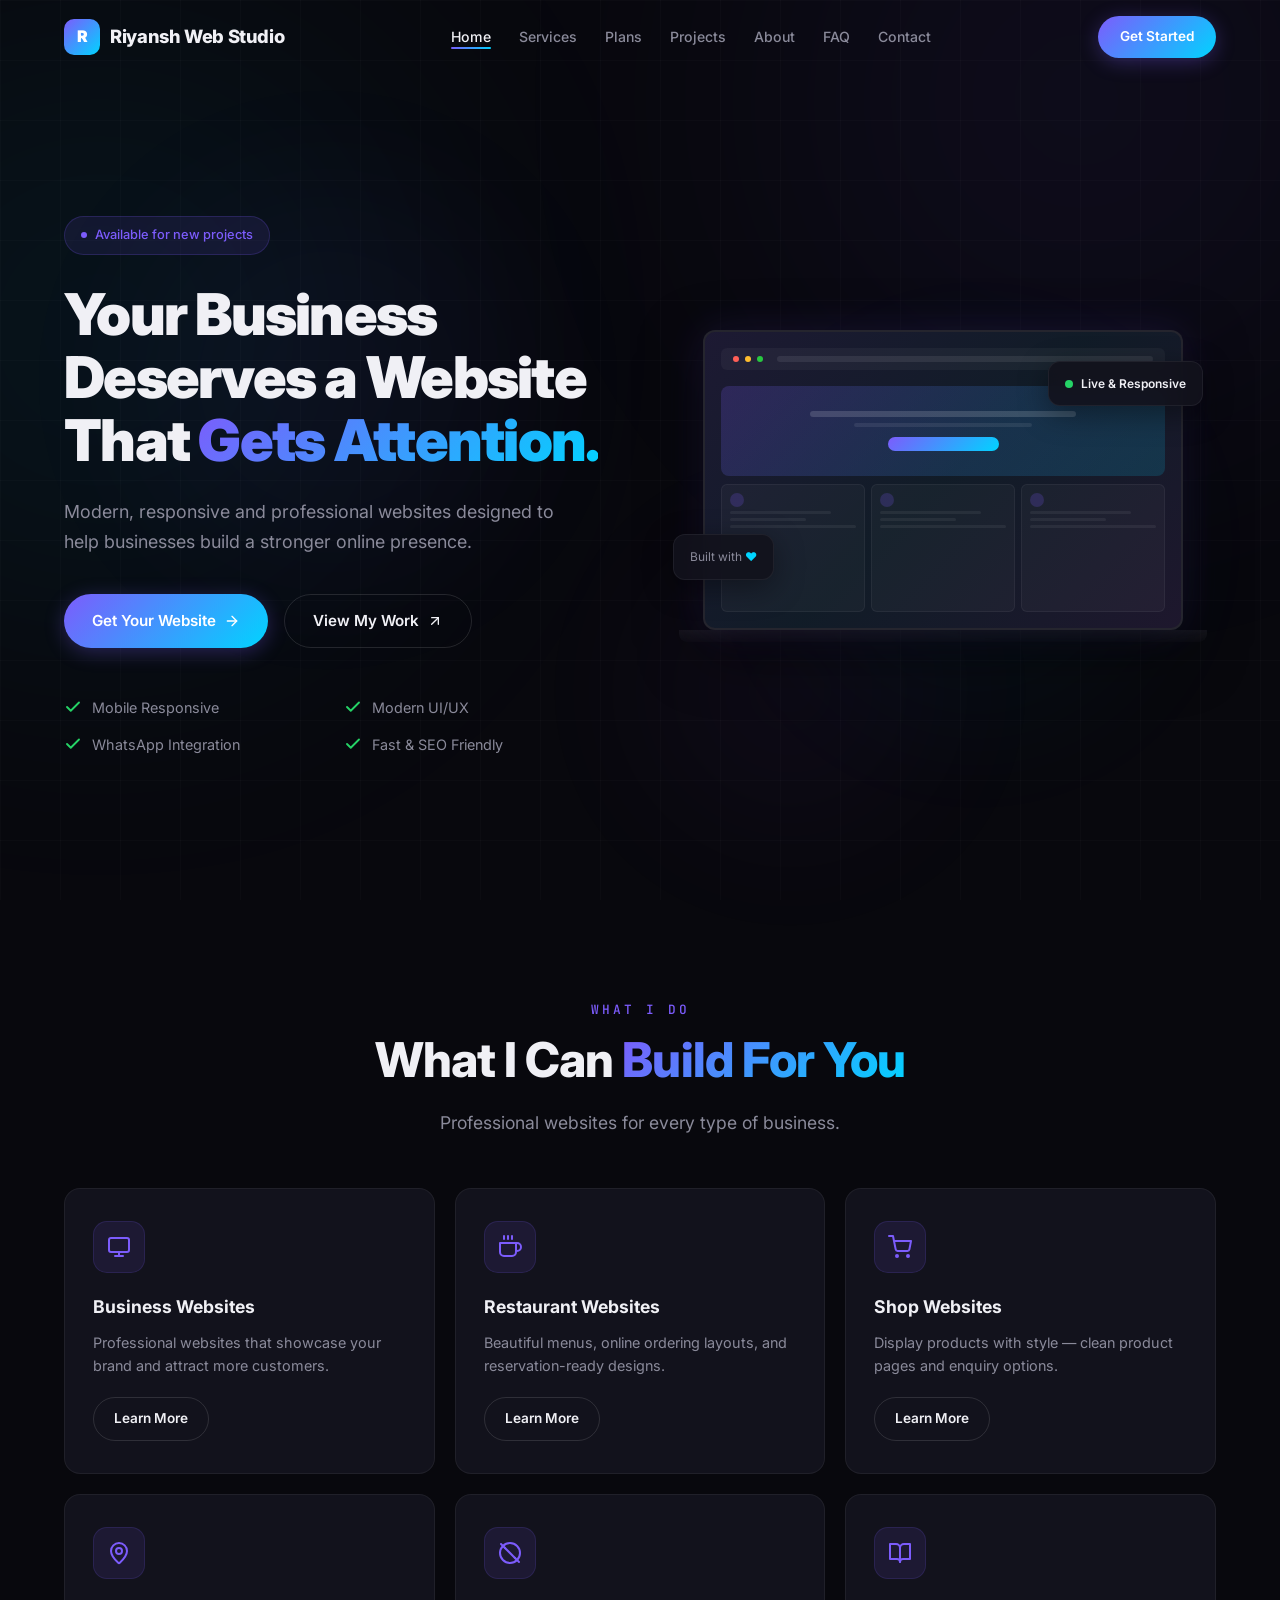
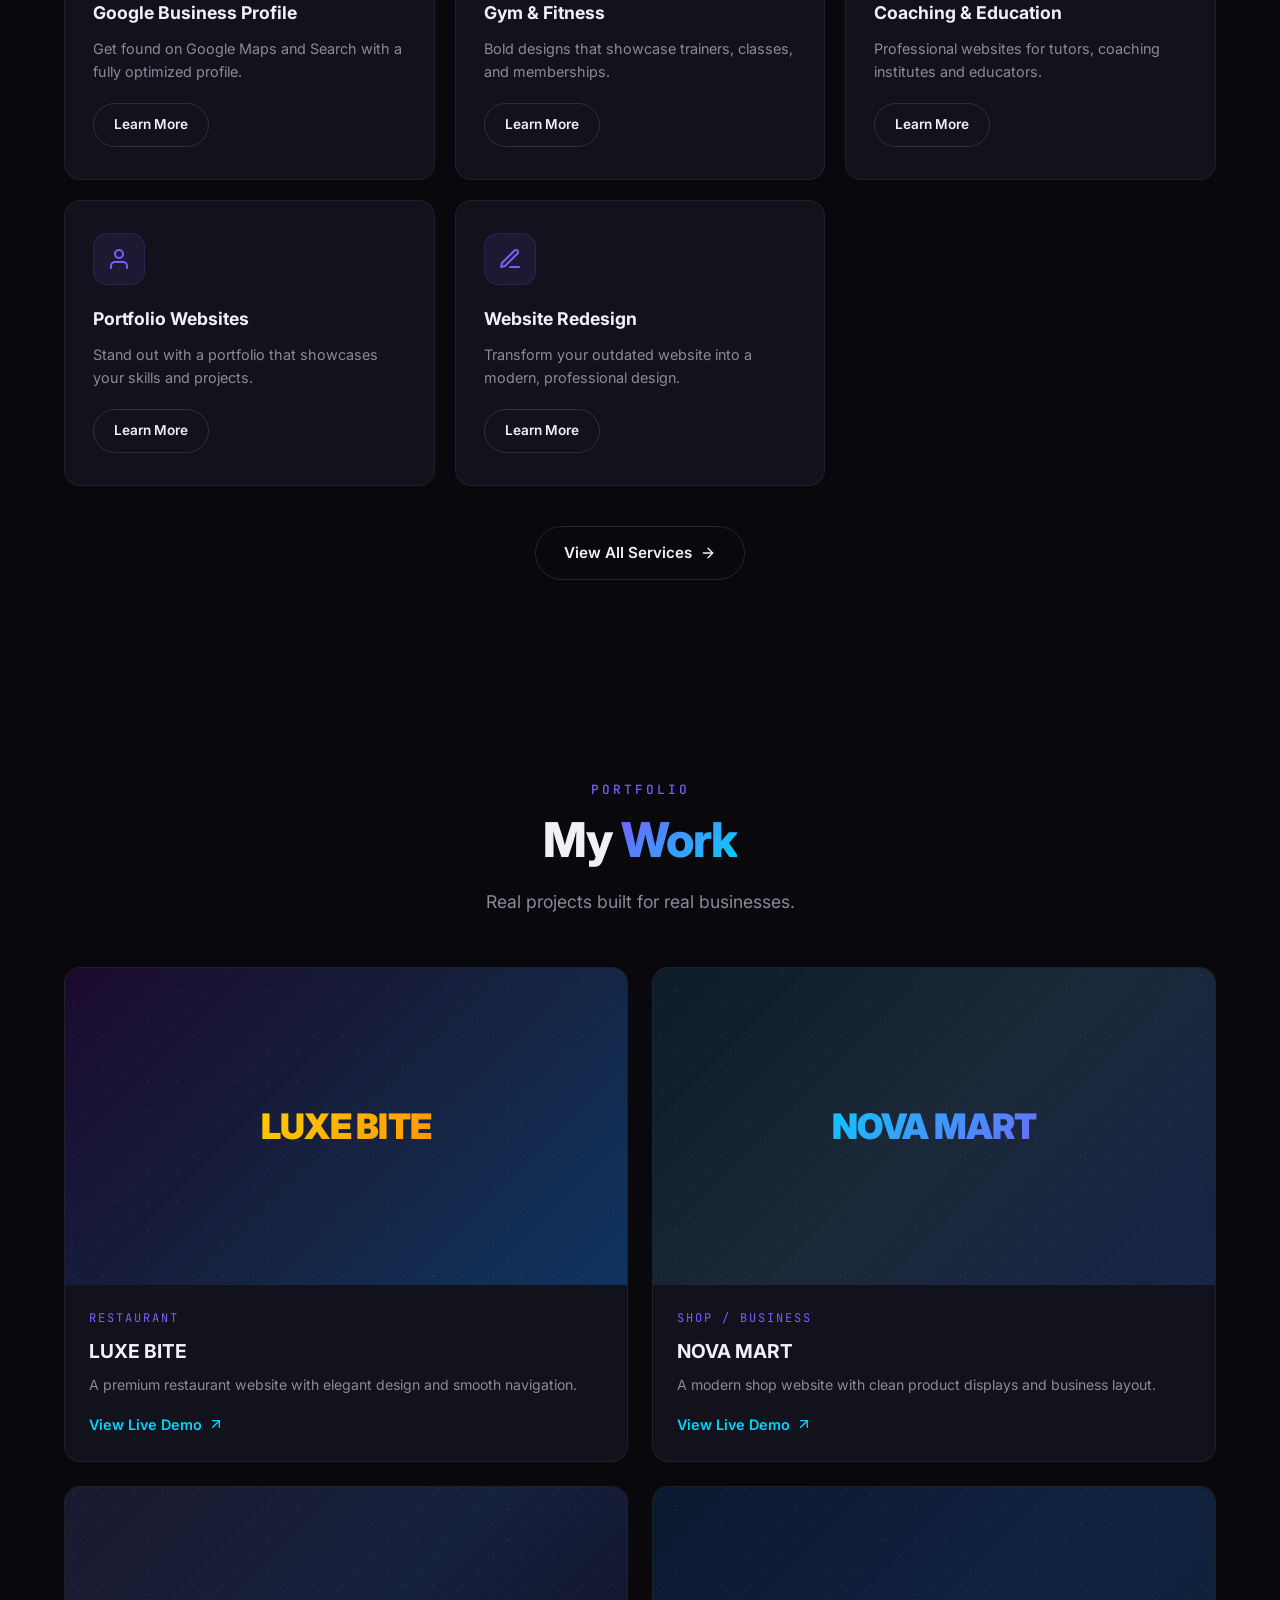
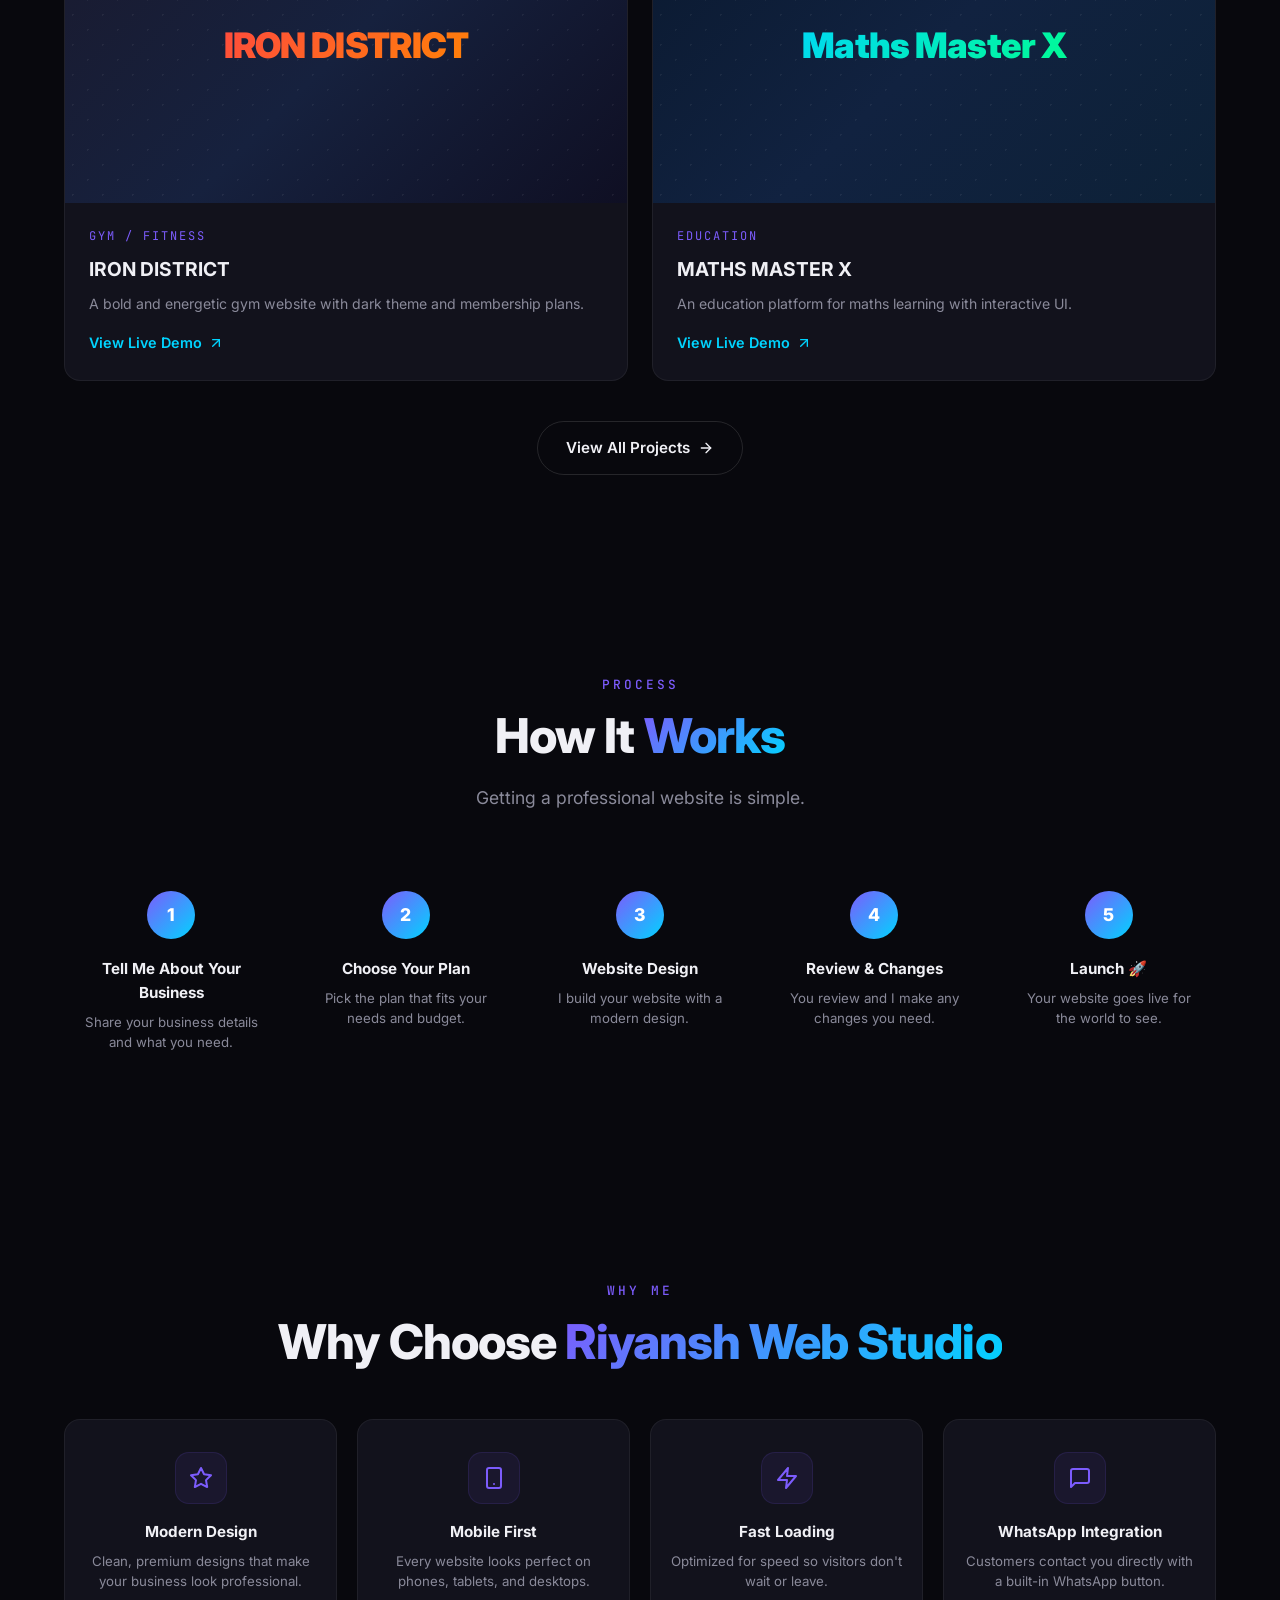
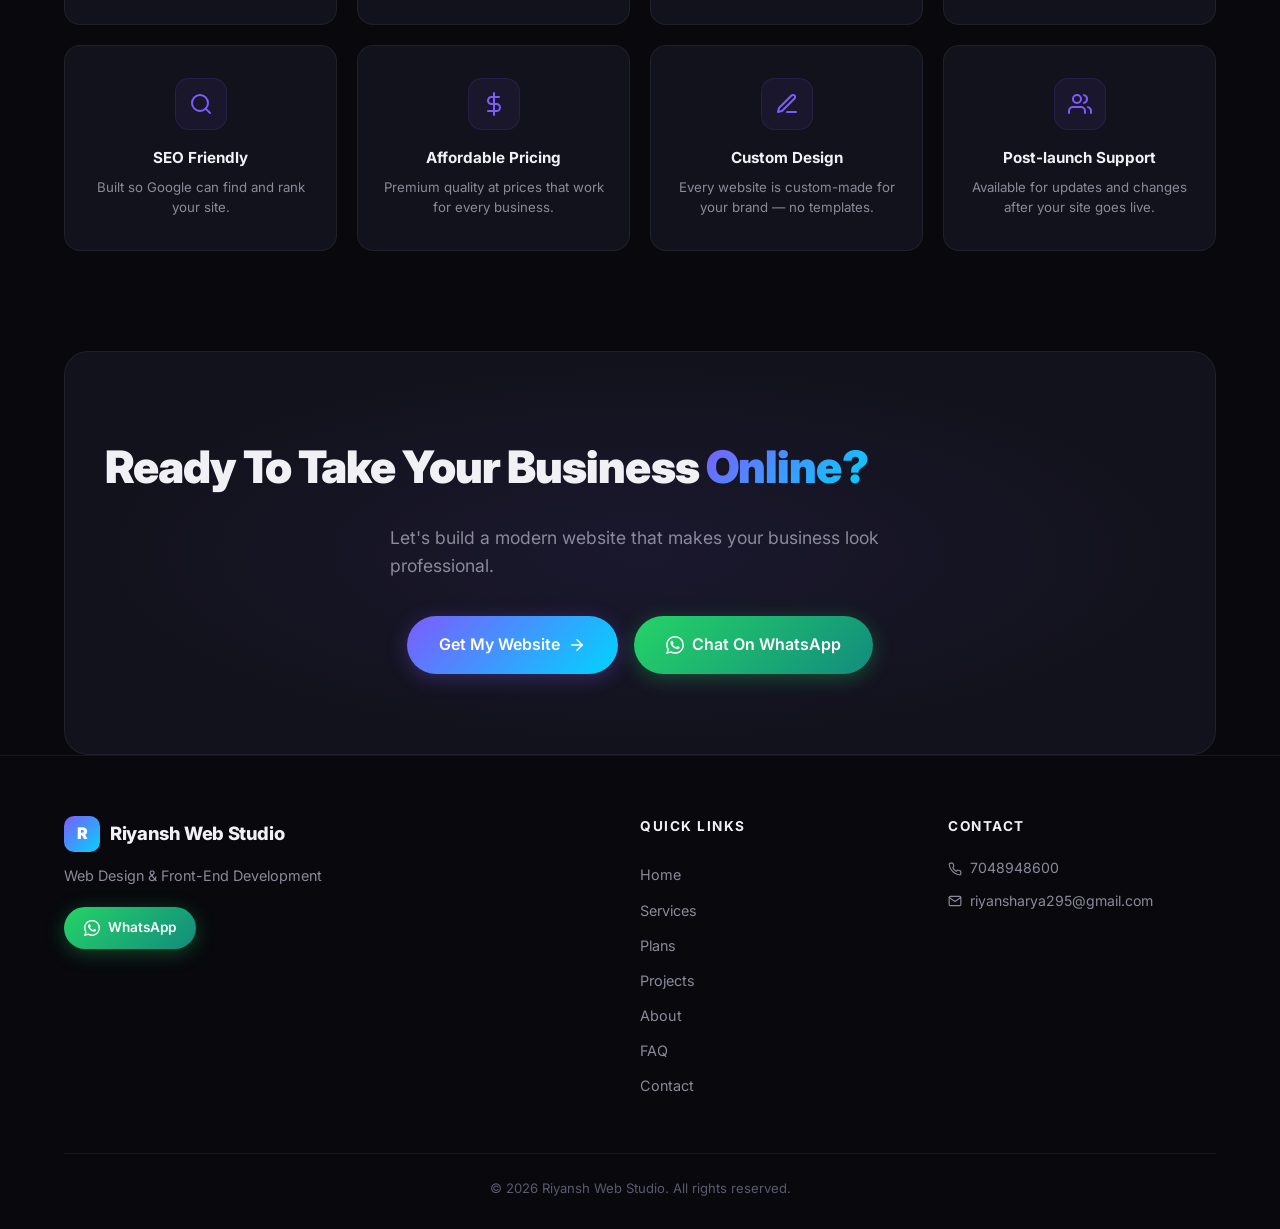
<file: index.html>
<!DOCTYPE html>
<html lang="en">
<head>
    <meta charset="UTF-8">
    <meta name="viewport" content="width=device-width, initial-scale=1.0">
    <title>Riyansh Web Studio | Professional Websites for Businesses</title>
    <meta name="description" content="Riyansh Web Studio builds modern, responsive and professional websites for businesses. Affordable plans starting at ₹249. Get your website today.">
    <link rel="preconnect" href="https://fonts.googleapis.com">
    <link rel="preconnect" href="https://fonts.gstatic.com" crossorigin>
    <link href="https://fonts.googleapis.com/css2?family=Inter:wght@300;400;500;600;700;800;900&family=JetBrains+Mono:wght@400;500&display=swap" rel="stylesheet">
    <link rel="stylesheet" href="css/style.css">
</head>
<body>
    <!-- Scroll Progress -->
    <div class="scroll-progress"></div>
    <!-- Page Loader -->
    <div class="page-loader"><div class="loader-spinner"></div></div>

    <!-- Background Effects -->
    <div class="bg-grid"></div>
    <div class="bg-glow bg-glow-1"></div>
    <div class="bg-glow bg-glow-2"></div>
    <div class="bg-orb bg-orb-1"></div>
    <div class="bg-orb bg-orb-2"></div>
    <div class="bg-orb bg-orb-3"></div>

    <!-- Navbar -->
    <nav class="navbar">
        <div class="container">
            <a href="index.html" class="nav-logo">
                <div class="nav-logo-icon">R</div>
                <span>Riyansh Web Studio</span>
            </a>
            <ul class="nav-links">
                <li><a href="index.html" class="active">Home</a></li>
                <li><a href="services.html">Services</a></li>
                <li><a href="plans.html">Plans</a></li>
                <li><a href="projects.html">Projects</a></li>
                <li><a href="about.html">About</a></li>
                <li><a href="faq.html">FAQ</a></li>
                <li><a href="contact.html">Contact</a></li>
            </ul>
            <div class="nav-actions">
                <a href="https://wa.me/917048948600?text=Hi%20Riyansh%2C%20I%27m%20interested%20in%20your%20web%20development%20services." target="_blank" class="btn btn-primary nav-btn nav-btn-desktop">Get Started</a>
                <button class="nav-toggle" aria-label="Menu">
                    <span></span><span></span><span></span>
                </button>
            </div>
        </div>
    </nav>

    <!-- Mobile Nav -->
    <div class="mobile-nav">
        <a href="index.html" class="active">Home</a>
        <a href="services.html">Services</a>
        <a href="plans.html">Plans</a>
        <a href="projects.html">Projects</a>
        <a href="about.html">About</a>
        <a href="faq.html">FAQ</a>
        <a href="contact.html">Contact</a>
        <a href="https://wa.me/917048948600?text=Hi%20Riyansh%2C%20I%27m%20interested%20in%20your%20web%20development%20services." target="_blank" class="btn btn-primary">Get Started</a>
    </div>

    <!-- Hero -->
    <section class="hero" id="home">
        <div class="container">
            <div class="hero-content">
                <div class="hero-badge">
                    <span class="hero-badge-dot"></span>
                    Available for new projects
                </div>
                <h1 class="hero-title">
                    Your Business Deserves a Website That <span class="gradient-text">Gets Attention.</span>
                </h1>
                <p class="hero-desc">
                    Modern, responsive and professional websites designed to help businesses build a stronger online presence.
                </p>
                <div class="hero-buttons">
                    <a href="https://wa.me/917048948600?text=Hi%20Riyansh%2C%20I%27m%20interested%20in%20getting%20a%20website%20for%20my%20business." target="_blank" class="btn btn-primary">
                        Get Your Website
                        <svg width="16" height="16" viewBox="0 0 24 24" fill="none" stroke="currentColor" stroke-width="2" stroke-linecap="round" stroke-linejoin="round"><line x1="5" y1="12" x2="19" y2="12"/><polyline points="12 5 19 12 12 19"/></svg>
                    </a>
                    <a href="projects.html" class="btn btn-secondary">
                        View My Work
                        <svg width="16" height="16" viewBox="0 0 24 24" fill="none" stroke="currentColor" stroke-width="2" stroke-linecap="round" stroke-linejoin="round"><line x1="7" y1="17" x2="17" y2="7"/><polyline points="7 7 17 7 17 17"/></svg>
                    </a>
                </div>
                <div class="hero-features">
                    <div class="hero-feature">
                        <svg viewBox="0 0 24 24" fill="none" stroke="currentColor" stroke-width="2.5" stroke-linecap="round" stroke-linejoin="round"><polyline points="20 6 9 17 4 12"/></svg>
                        Mobile Responsive
                    </div>
                    <div class="hero-feature">
                        <svg viewBox="0 0 24 24" fill="none" stroke="currentColor" stroke-width="2.5" stroke-linecap="round" stroke-linejoin="round"><polyline points="20 6 9 17 4 12"/></svg>
                        Modern UI/UX
                    </div>
                    <div class="hero-feature">
                        <svg viewBox="0 0 24 24" fill="none" stroke="currentColor" stroke-width="2.5" stroke-linecap="round" stroke-linejoin="round"><polyline points="20 6 9 17 4 12"/></svg>
                        WhatsApp Integration
                    </div>
                    <div class="hero-feature">
                        <svg viewBox="0 0 24 24" fill="none" stroke="currentColor" stroke-width="2.5" stroke-linecap="round" stroke-linejoin="round"><polyline points="20 6 9 17 4 12"/></svg>
                        Fast &amp; SEO Friendly
                    </div>
                </div>
            </div>
            <div class="hero-visual">
                <div class="mockup-wrapper">
                    <div class="mockup-laptop">
                        <div class="mockup-laptop-screen">
                            <div class="mockup-screen-content">
                                <div class="mockup-nav-bar">
                                    <span class="mockup-nav-dot"></span>
                                    <span class="mockup-nav-dot"></span>
                                    <span class="mockup-nav-dot"></span>
                                    <span class="mockup-nav-url"></span>
                                </div>
                                <div class="mockup-body">
                                    <div class="mockup-hero-block">
                                        <div class="mockup-hero-line"></div>
                                        <div class="mockup-hero-line"></div>
                                        <div class="mockup-hero-line"></div>
                                    </div>
                                    <div class="mockup-cards-row">
                                        <div class="mockup-mini-card">
                                            <div class="mockup-mini-card-circle"></div>
                                            <div class="mockup-mini-card-line"></div>
                                            <div class="mockup-mini-card-line"></div>
                                            <div class="mockup-mini-card-line"></div>
                                        </div>
                                        <div class="mockup-mini-card">
                                            <div class="mockup-mini-card-circle"></div>
                                            <div class="mockup-mini-card-line"></div>
                                            <div class="mockup-mini-card-line"></div>
                                            <div class="mockup-mini-card-line"></div>
                                        </div>
                                        <div class="mockup-mini-card">
                                            <div class="mockup-mini-card-circle"></div>
                                            <div class="mockup-mini-card-line"></div>
                                            <div class="mockup-mini-card-line"></div>
                                            <div class="mockup-mini-card-line"></div>
                                        </div>
                                    </div>
                                </div>
                            </div>
                        </div>
                        <div class="mockup-laptop-base"></div>
                    </div>
                    <div class="hero-float hero-float-1">
                        <span class="dot"></span>
                        Live &amp; Responsive
                    </div>
                    <div class="hero-float hero-float-2">
                        Built with <span>♥</span>
                    </div>
                </div>
            </div>
        </div>
    </section>

    <!-- Services Preview -->
    <section class="section" id="services-preview">
        <div class="container">
            <div class="reveal text-center">
                <span class="section-label">What I Do</span>
                <h2 class="section-title">What I Can <span class="gradient-text">Build For You</span></h2>
                <p class="section-subtitle" style="margin: 0 auto;">Professional websites for every type of business.</p>
            </div>
            <div class="services-grid">
                <div class="service-card reveal">
                    <div class="service-icon"><svg width="24" height="24" viewBox="0 0 24 24" fill="none" stroke="#7c5cfc" stroke-width="2" stroke-linecap="round" stroke-linejoin="round"><rect x="2" y="3" width="20" height="14" rx="2" ry="2"/><line x1="8" y1="21" x2="16" y2="21"/><line x1="12" y1="17" x2="12" y2="21"/></svg></div>
                    <h3 class="service-card-title">Business Websites</h3>
                    <p class="service-card-desc">Professional websites that showcase your brand and attract more customers.</p>
                    <a href="services.html" class="btn btn-secondary">Learn More</a>
                </div>
                <div class="service-card reveal">
                    <div class="service-icon"><svg width="24" height="24" viewBox="0 0 24 24" fill="none" stroke="#7c5cfc" stroke-width="2" stroke-linecap="round" stroke-linejoin="round"><path d="M18 8h1a4 4 0 0 1 0 8h-1"/><path d="M2 8h16v9a4 4 0 0 1-4 4H6a4 4 0 0 1-4-4V8z"/><line x1="6" y1="1" x2="6" y2="4"/><line x1="10" y1="1" x2="10" y2="4"/><line x1="14" y1="1" x2="14" y2="4"/></svg></div>
                    <h3 class="service-card-title">Restaurant Websites</h3>
                    <p class="service-card-desc">Beautiful menus, online ordering layouts, and reservation-ready designs.</p>
                    <a href="services.html" class="btn btn-secondary">Learn More</a>
                </div>
                <div class="service-card reveal">
                    <div class="service-icon"><svg width="24" height="24" viewBox="0 0 24 24" fill="none" stroke="#7c5cfc" stroke-width="2" stroke-linecap="round" stroke-linejoin="round"><circle cx="9" cy="21" r="1"/><circle cx="20" cy="21" r="1"/><path d="M1 1h4l2.68 13.39a2 2 0 0 0 2 1.61h9.72a2 2 0 0 0 2-1.61L23 6H6"/></svg></div>
                    <h3 class="service-card-title">Shop Websites</h3>
                    <p class="service-card-desc">Display products with style — clean product pages and enquiry options.</p>
                    <a href="services.html" class="btn btn-secondary">Learn More</a>
                </div>
                <div class="service-card reveal">
                    <div class="service-icon"><svg width="24" height="24" viewBox="0 0 24 24" fill="none" stroke="#7c5cfc" stroke-width="2" stroke-linecap="round" stroke-linejoin="round"><circle cx="12" cy="10" r="3"/><path d="M12 2a8 8 0 0 0-8 8c0 5.4 7 11.5 7.3 11.8a1 1 0 0 0 1.4 0C13 21.5 20 15.4 20 10a8 8 0 0 0-8-8z"/></svg></div>
                    <h3 class="service-card-title">Google Business Profile</h3>
                    <p class="service-card-desc">Get found on Google Maps and Search with a fully optimized profile.</p>
                    <a href="services.html" class="btn btn-secondary">Learn More</a>
                </div>
                <div class="service-card reveal">
                    <div class="service-icon"><svg width="24" height="24" viewBox="0 0 24 24" fill="none" stroke="#7c5cfc" stroke-width="2" stroke-linecap="round" stroke-linejoin="round"><path d="M6.5 6.5l11 11"/><path d="M21 21l-4.35-4.35"/><path d="M3 3l4.35 4.35"/><circle cx="12" cy="12" r="10"/></svg></div>
                    <h3 class="service-card-title">Gym &amp; Fitness</h3>
                    <p class="service-card-desc">Bold designs that showcase trainers, classes, and memberships.</p>
                    <a href="services.html" class="btn btn-secondary">Learn More</a>
                </div>
                <div class="service-card reveal">
                    <div class="service-icon"><svg width="24" height="24" viewBox="0 0 24 24" fill="none" stroke="#7c5cfc" stroke-width="2" stroke-linecap="round" stroke-linejoin="round"><path d="M2 3h6a4 4 0 0 1 4 4v14a3 3 0 0 0-3-3H2z"/><path d="M22 3h-6a4 4 0 0 0-4 4v14a3 3 0 0 1 3-3h7z"/></svg></div>
                    <h3 class="service-card-title">Coaching &amp; Education</h3>
                    <p class="service-card-desc">Professional websites for tutors, coaching institutes and educators.</p>
                    <a href="services.html" class="btn btn-secondary">Learn More</a>
                </div>
                <div class="service-card reveal">
                    <div class="service-icon"><svg width="24" height="24" viewBox="0 0 24 24" fill="none" stroke="#7c5cfc" stroke-width="2" stroke-linecap="round" stroke-linejoin="round"><path d="M20 21v-2a4 4 0 0 0-4-4H8a4 4 0 0 0-4 4v2"/><circle cx="12" cy="7" r="4"/></svg></div>
                    <h3 class="service-card-title">Portfolio Websites</h3>
                    <p class="service-card-desc">Stand out with a portfolio that showcases your skills and projects.</p>
                    <a href="services.html" class="btn btn-secondary">Learn More</a>
                </div>
                <div class="service-card reveal">
                    <div class="service-icon"><svg width="24" height="24" viewBox="0 0 24 24" fill="none" stroke="#7c5cfc" stroke-width="2" stroke-linecap="round" stroke-linejoin="round"><path d="M12 20h9"/><path d="M16.5 3.5a2.121 2.121 0 0 1 3 3L7 19l-4 1 1-4L16.5 3.5z"/></svg></div>
                    <h3 class="service-card-title">Website Redesign</h3>
                    <p class="service-card-desc">Transform your outdated website into a modern, professional design.</p>
                    <a href="services.html" class="btn btn-secondary">Learn More</a>
                </div>
            </div>
            <div class="reveal text-center" style="margin-top: 40px;">
                <a href="services.html" class="btn btn-secondary">
                    View All Services
                    <svg width="16" height="16" viewBox="0 0 24 24" fill="none" stroke="currentColor" stroke-width="2" stroke-linecap="round" stroke-linejoin="round"><line x1="5" y1="12" x2="19" y2="12"/><polyline points="12 5 19 12 12 19"/></svg>
                </a>
            </div>
        </div>
    </section>

    <!-- Projects Preview -->
    <section class="section" id="projects-preview">
        <div class="container">
            <div class="reveal text-center">
                <span class="section-label">Portfolio</span>
                <h2 class="section-title">My <span class="gradient-text">Work</span></h2>
                <p class="section-subtitle" style="margin: 0 auto;">Real projects built for real businesses.</p>
            </div>
            <div class="projects-grid">
                <div class="project-card reveal">
                    <div class="project-thumb">
                        <div class="project-thumb-bg" style="background: linear-gradient(135deg, #1a0a2e 0%, #16213e 50%, #0f3460 100%);">
                            <div class="project-thumb-pattern"></div>
                            <span class="project-thumb-label" style="background: linear-gradient(135deg, #ffd700, #ff8c00); -webkit-background-clip: text; -webkit-text-fill-color: transparent; background-clip: text;">LUXE BITE</span>
                        </div>
                    </div>
                    <div class="project-info">
                        <p class="project-category">Restaurant</p>
                        <h3 class="project-name">LUXE BITE</h3>
                        <p class="project-desc">A premium restaurant website with elegant design and smooth navigation.</p>
                        <a href="https://riyansharya29.github.io/LUXEBITE/" target="_blank" class="project-link">View Live Demo <svg viewBox="0 0 24 24" fill="none" stroke="currentColor" stroke-width="2" stroke-linecap="round" stroke-linejoin="round"><line x1="7" y1="17" x2="17" y2="7"/><polyline points="7 7 17 7 17 17"/></svg></a>
                    </div>
                </div>
                <div class="project-card reveal">
                    <div class="project-thumb">
                        <div class="project-thumb-bg" style="background: linear-gradient(135deg, #0d1b2a 0%, #1b2838 50%, #162447 100%);">
                            <div class="project-thumb-pattern"></div>
                            <span class="project-thumb-label" style="background: linear-gradient(135deg, #00d4ff, #7c5cfc); -webkit-background-clip: text; -webkit-text-fill-color: transparent; background-clip: text;">NOVA MART</span>
                        </div>
                    </div>
                    <div class="project-info">
                        <p class="project-category">Shop / Business</p>
                        <h3 class="project-name">NOVA MART</h3>
                        <p class="project-desc">A modern shop website with clean product displays and business layout.</p>
                        <a href="https://riyansharya29.github.io/Nova-Mart/" target="_blank" class="project-link">View Live Demo <svg viewBox="0 0 24 24" fill="none" stroke="currentColor" stroke-width="2" stroke-linecap="round" stroke-linejoin="round"><line x1="7" y1="17" x2="17" y2="7"/><polyline points="7 7 17 7 17 17"/></svg></a>
                    </div>
                </div>
                <div class="project-card reveal">
                    <div class="project-thumb">
                        <div class="project-thumb-bg" style="background: linear-gradient(135deg, #1a1a2e 0%, #16213e 50%, #0f0f23 100%);">
                            <div class="project-thumb-pattern"></div>
                            <span class="project-thumb-label" style="background: linear-gradient(135deg, #ff4444, #ff8800); -webkit-background-clip: text; -webkit-text-fill-color: transparent; background-clip: text;">IRON DISTRICT</span>
                        </div>
                    </div>
                    <div class="project-info">
                        <p class="project-category">Gym / Fitness</p>
                        <h3 class="project-name">IRON DISTRICT</h3>
                        <p class="project-desc">A bold and energetic gym website with dark theme and membership plans.</p>
                        <a href="https://riyansharya29.github.io/Irondistrict/" target="_blank" class="project-link">View Live Demo <svg viewBox="0 0 24 24" fill="none" stroke="currentColor" stroke-width="2" stroke-linecap="round" stroke-linejoin="round"><line x1="7" y1="17" x2="17" y2="7"/><polyline points="7 7 17 7 17 17"/></svg></a>
                    </div>
                </div>
                <div class="project-card reveal">
                    <div class="project-thumb">
                        <div class="project-thumb-bg" style="background: linear-gradient(135deg, #0a192f 0%, #112240 50%, #0d2137 100%);">
                            <div class="project-thumb-pattern"></div>
                            <span class="project-thumb-label" style="background: linear-gradient(135deg, #00d4ff, #00ff88); -webkit-background-clip: text; -webkit-text-fill-color: transparent; background-clip: text;">Maths Master X</span>
                        </div>
                    </div>
                    <div class="project-info">
                        <p class="project-category">Education</p>
                        <h3 class="project-name">MATHS MASTER X</h3>
                        <p class="project-desc">An education platform for maths learning with interactive UI.</p>
                        <a href="https://riyansharya29.github.io/MathsMasterX/#/home" target="_blank" class="project-link">View Live Demo <svg viewBox="0 0 24 24" fill="none" stroke="currentColor" stroke-width="2" stroke-linecap="round" stroke-linejoin="round"><line x1="7" y1="17" x2="17" y2="7"/><polyline points="7 7 17 7 17 17"/></svg></a>
                    </div>
                </div>
            </div>
            <div class="reveal text-center" style="margin-top: 40px;">
                <a href="projects.html" class="btn btn-secondary">
                    View All Projects
                    <svg width="16" height="16" viewBox="0 0 24 24" fill="none" stroke="currentColor" stroke-width="2" stroke-linecap="round" stroke-linejoin="round"><line x1="5" y1="12" x2="19" y2="12"/><polyline points="12 5 19 12 12 19"/></svg>
                </a>
            </div>
        </div>
    </section>

    <!-- How It Works -->
    <section class="section" id="process">
        <div class="container">
            <div class="reveal text-center">
                <span class="section-label">Process</span>
                <h2 class="section-title">How It <span class="gradient-text">Works</span></h2>
                <p class="section-subtitle" style="margin: 0 auto;">Getting a professional website is simple.</p>
            </div>
            <div class="steps-grid">
                <div class="step-card reveal">
                    <div class="step-number">1</div>
                    <h3 class="step-title">Tell Me About Your Business</h3>
                    <p class="step-desc">Share your business details and what you need.</p>
                </div>
                <div class="step-card reveal">
                    <div class="step-number">2</div>
                    <h3 class="step-title">Choose Your Plan</h3>
                    <p class="step-desc">Pick the plan that fits your needs and budget.</p>
                </div>
                <div class="step-card reveal">
                    <div class="step-number">3</div>
                    <h3 class="step-title">Website Design</h3>
                    <p class="step-desc">I build your website with a modern design.</p>
                </div>
                <div class="step-card reveal">
                    <div class="step-number">4</div>
                    <h3 class="step-title">Review &amp; Changes</h3>
                    <p class="step-desc">You review and I make any changes you need.</p>
                </div>
                <div class="step-card reveal">
                    <div class="step-number">5</div>
                    <h3 class="step-title">Launch 🚀</h3>
                    <p class="step-desc">Your website goes live for the world to see.</p>
                </div>
            </div>
        </div>
    </section>

    <!-- Why Choose Me -->
    <section class="section" id="why-choose">
        <div class="container">
            <div class="reveal text-center">
                <span class="section-label">Why Me</span>
                <h2 class="section-title">Why Choose <span class="gradient-text">Riyansh Web Studio</span></h2>
            </div>
            <div class="why-grid">
                <div class="why-card reveal">
                    <div class="why-icon"><svg width="24" height="24" viewBox="0 0 24 24" fill="none" stroke="#7c5cfc" stroke-width="2" stroke-linecap="round" stroke-linejoin="round"><polygon points="12 2 15.09 8.26 22 9.27 17 14.14 18.18 21.02 12 17.77 5.82 21.02 7 14.14 2 9.27 8.91 8.26 12 2"/></svg></div>
                    <h3 class="why-title">Modern Design</h3>
                    <p class="why-desc">Clean, premium designs that make your business look professional.</p>
                </div>
                <div class="why-card reveal">
                    <div class="why-icon"><svg width="24" height="24" viewBox="0 0 24 24" fill="none" stroke="#7c5cfc" stroke-width="2" stroke-linecap="round" stroke-linejoin="round"><rect x="5" y="2" width="14" height="20" rx="2" ry="2"/><line x1="12" y1="18" x2="12.01" y2="18"/></svg></div>
                    <h3 class="why-title">Mobile First</h3>
                    <p class="why-desc">Every website looks perfect on phones, tablets, and desktops.</p>
                </div>
                <div class="why-card reveal">
                    <div class="why-icon"><svg width="24" height="24" viewBox="0 0 24 24" fill="none" stroke="#7c5cfc" stroke-width="2" stroke-linecap="round" stroke-linejoin="round"><polygon points="13 2 3 14 12 14 11 22 21 10 12 10 13 2"/></svg></div>
                    <h3 class="why-title">Fast Loading</h3>
                    <p class="why-desc">Optimized for speed so visitors don't wait or leave.</p>
                </div>
                <div class="why-card reveal">
                    <div class="why-icon"><svg width="24" height="24" viewBox="0 0 24 24" fill="none" stroke="#7c5cfc" stroke-width="2" stroke-linecap="round" stroke-linejoin="round"><path d="M21 15a2 2 0 0 1-2 2H7l-4 4V5a2 2 0 0 1 2-2h14a2 2 0 0 1 2 2z"/></svg></div>
                    <h3 class="why-title">WhatsApp Integration</h3>
                    <p class="why-desc">Customers contact you directly with a built-in WhatsApp button.</p>
                </div>
                <div class="why-card reveal">
                    <div class="why-icon"><svg width="24" height="24" viewBox="0 0 24 24" fill="none" stroke="#7c5cfc" stroke-width="2" stroke-linecap="round" stroke-linejoin="round"><circle cx="11" cy="11" r="8"/><line x1="21" y1="21" x2="16.65" y2="16.65"/></svg></div>
                    <h3 class="why-title">SEO Friendly</h3>
                    <p class="why-desc">Built so Google can find and rank your site.</p>
                </div>
                <div class="why-card reveal">
                    <div class="why-icon"><svg width="24" height="24" viewBox="0 0 24 24" fill="none" stroke="#7c5cfc" stroke-width="2" stroke-linecap="round" stroke-linejoin="round"><line x1="12" y1="1" x2="12" y2="23"/><path d="M17 5H9.5a3.5 3.5 0 0 0 0 7h5a3.5 3.5 0 0 1 0 7H6"/></svg></div>
                    <h3 class="why-title">Affordable Pricing</h3>
                    <p class="why-desc">Premium quality at prices that work for every business.</p>
                </div>
                <div class="why-card reveal">
                    <div class="why-icon"><svg width="24" height="24" viewBox="0 0 24 24" fill="none" stroke="#7c5cfc" stroke-width="2" stroke-linecap="round" stroke-linejoin="round"><path d="M12 20h9"/><path d="M16.5 3.5a2.121 2.121 0 0 1 3 3L7 19l-4 1 1-4L16.5 3.5z"/></svg></div>
                    <h3 class="why-title">Custom Design</h3>
                    <p class="why-desc">Every website is custom-made for your brand — no templates.</p>
                </div>
                <div class="why-card reveal">
                    <div class="why-icon"><svg width="24" height="24" viewBox="0 0 24 24" fill="none" stroke="#7c5cfc" stroke-width="2" stroke-linecap="round" stroke-linejoin="round"><path d="M17 21v-2a4 4 0 0 0-4-4H5a4 4 0 0 0-4 4v2"/><circle cx="9" cy="7" r="4"/><path d="M23 21v-2a4 4 0 0 0-3-3.87"/><path d="M16 3.13a4 4 0 0 1 0 7.75"/></svg></div>
                    <h3 class="why-title">Post-launch Support</h3>
                    <p class="why-desc">Available for updates and changes after your site goes live.</p>
                </div>
            </div>
        </div>
    </section>

    <!-- CTA -->
        <div class="container">
            <div class="cta-box reveal">
                <h2 class="cta-title">Ready To Take Your Business <span class="gradient-text">Online?</span></h2>
                <p class="cta-desc">Let's build a modern website that makes your business look professional.</p>
                <div class="cta-buttons">
                    <a href="plans.html" class="btn btn-primary">
                        Get My Website
                        <svg width="18" height="18" viewBox="0 0 24 24" fill="none" stroke="currentColor" stroke-width="2" stroke-linecap="round" stroke-linejoin="round"><line x1="5" y1="12" x2="19" y2="12"/><polyline points="12 5 19 12 12 19"/></svg>
                    </a>
                    <a href="https://wa.me/917048948600?text=Hi%20Riyansh%2C%20I%27m%20interested%20in%20your%20web%20development%20services." target="_blank" class="btn btn-whatsapp">
                        <svg width="18" height="18" viewBox="0 0 24 24" fill="#fff"><path d="M17.472 14.382c-.297-.149-1.758-.867-2.03-.967-.273-.099-.471-.148-.67.15-.197.297-.767.966-.94 1.164-.173.199-.347.223-.644.075-.297-.15-1.255-.463-2.39-1.475-.883-.788-1.48-1.761-1.653-2.059-.173-.297-.018-.458.13-.606.134-.133.298-.347.446-.52.149-.174.198-.298.298-.497.099-.198.05-.371-.025-.52-.075-.149-.669-1.612-.916-2.207-.242-.579-.487-.5-.669-.51-.173-.008-.371-.01-.57-.01-.198 0-.52.074-.792.372-.272.297-1.04 1.016-1.04 2.479 0 1.462 1.065 2.875 1.213 3.074.149.198 2.096 3.2 5.077 4.487.709.306 1.262.489 1.694.625.712.227 1.36.195 1.871.118.571-.085 1.758-.719 2.006-1.413.248-.694.248-1.289.173-1.413-.074-.124-.272-.198-.57-.347m-5.421 7.403h-.004a9.87 9.87 0 01-5.031-1.378l-.361-.214-3.741.982.998-3.648-.235-.374a9.86 9.86 0 01-1.51-5.26c.001-5.45 4.436-9.884 9.888-9.884 2.64 0 5.122 1.03 6.988 2.898a9.825 9.825 0 012.893 6.994c-.003 5.45-4.437 9.884-9.885 9.884m8.413-18.297A11.815 11.815 0 0012.05 0C5.495 0 .16 5.335.157 11.892c0 2.096.547 4.142 1.588 5.945L.057 24l6.305-1.654a11.882 11.882 0 005.683 1.448h.005c6.554 0 11.89-5.335 11.893-11.893a11.821 11.821 0 00-3.48-8.413z"/></svg>
                        Chat On WhatsApp
                    </a>
                </div>
            </div>
        </div>
    </section>

    <!-- Footer -->
    <footer class="footer">
        <div class="container">
            <div class="footer-grid">
                <div>
                    <a href="index.html" class="nav-logo">
                        <div class="nav-logo-icon">R</div>
                        <span>Riyansh Web Studio</span>
                    </a>
                    <p class="footer-brand-desc">Web Design &amp; Front-End Development</p>
                    <div class="footer-whatsapp-cta">
                        <a href="https://wa.me/917048948600?text=Hi%20Riyansh%2C%20I%27m%20interested%20in%20your%20web%20development%20services." target="_blank" class="btn btn-whatsapp">
                            <svg width="16" height="16" viewBox="0 0 24 24" fill="#fff"><path d="M17.472 14.382c-.297-.149-1.758-.867-2.03-.967-.273-.099-.471-.148-.67.15-.197.297-.767.966-.94 1.164-.173.199-.347.223-.644.075-.297-.15-1.255-.463-2.39-1.475-.883-.788-1.48-1.761-1.653-2.059-.173-.297-.018-.458.13-.606.134-.133.298-.347.446-.52.149-.174.198-.298.298-.497.099-.198.05-.371-.025-.52-.075-.149-.669-1.612-.916-2.207-.242-.579-.487-.5-.669-.51-.173-.008-.371-.01-.57-.01-.198 0-.52.074-.792.372-.272.297-1.04 1.016-1.04 2.479 0 1.462 1.065 2.875 1.213 3.074.149.198 2.096 3.2 5.077 4.487.709.306 1.262.489 1.694.625.712.227 1.36.195 1.871.118.571-.085 1.758-.719 2.006-1.413.248-.694.248-1.289.173-1.413-.074-.124-.272-.198-.57-.347m-5.421 7.403h-.004a9.87 9.87 0 01-5.031-1.378l-.361-.214-3.741.982.998-3.648-.235-.374a9.86 9.86 0 01-1.51-5.26c.001-5.45 4.436-9.884 9.888-9.884 2.64 0 5.122 1.03 6.988 2.898a9.825 9.825 0 012.893 6.994c-.003 5.45-4.437 9.884-9.885 9.884m8.413-18.297A11.815 11.815 0 0012.05 0C5.495 0 .16 5.335.157 11.892c0 2.096.547 4.142 1.588 5.945L.057 24l6.305-1.654a11.882 11.882 0 005.683 1.448h.005c6.554 0 11.89-5.335 11.893-11.893a11.821 11.821 0 00-3.48-8.413z"/></svg>
                            WhatsApp
                        </a>
                    </div>
                </div>
                <div>
                    <h4 class="footer-heading">Quick Links</h4>
                    <div class="footer-links">
                        <a href="index.html">Home</a>
                        <a href="services.html">Services</a>
                        <a href="plans.html">Plans</a>
                        <a href="projects.html">Projects</a>
                        <a href="about.html">About</a>
                        <a href="faq.html">FAQ</a>
                        <a href="contact.html">Contact</a>
                    </div>
                </div>
                <div>
                    <h4 class="footer-heading">Contact</h4>
                    <div class="footer-contact-item">
                        <svg width="14" height="14" viewBox="0 0 24 24" fill="none" stroke="currentColor" stroke-width="2" stroke-linecap="round" stroke-linejoin="round"><path d="M22 16.92v3a2 2 0 0 1-2.18 2 19.79 19.79 0 0 1-8.63-3.07 19.5 19.5 0 0 1-6-6 19.79 19.79 0 0 1-3.07-8.67A2 2 0 0 1 4.11 2h3a2 2 0 0 1 2 1.72c.13.88.36 1.75.7 2.58a2 2 0 0 1-.45 2.11L8.09 9.91a16 16 0 0 0 6 6l1.27-1.27a2 2 0 0 1 2.11-.45c.83.34 1.7.57 2.58.7A2 2 0 0 1 22 16.92z"/></svg>
                        <a href="tel:7048948600">7048948600</a>
                    </div>
                    <div class="footer-contact-item">
                        <svg width="14" height="14" viewBox="0 0 24 24" fill="none" stroke="currentColor" stroke-width="2" stroke-linecap="round" stroke-linejoin="round"><path d="M4 4h16c1.1 0 2 .9 2 2v12c0 1.1-.9 2-2 2H4c-1.1 0-2-.9-2-2V6c0-1.1.9-2 2-2z"/><polyline points="22,6 12,13 2,6"/></svg>
                        <a href="mailto:riyansharya295@gmail.com">riyansharya295@gmail.com</a>
                    </div>
                </div>
            </div>
            <div class="footer-bottom">
                <p>&copy; 2026 Riyansh Web Studio. All rights reserved.</p>
            </div>
        </div>
    </footer>

    <!-- Back to Top -->
    <button class="back-to-top" aria-label="Back to top">
        <svg viewBox="0 0 24 24" fill="none" stroke="currentColor" stroke-width="2" stroke-linecap="round" stroke-linejoin="round"><polyline points="18 15 12 9 6 15"/></svg>
    </button>

    <script src="js/script.js"></script>
</body>
</html>
</file>
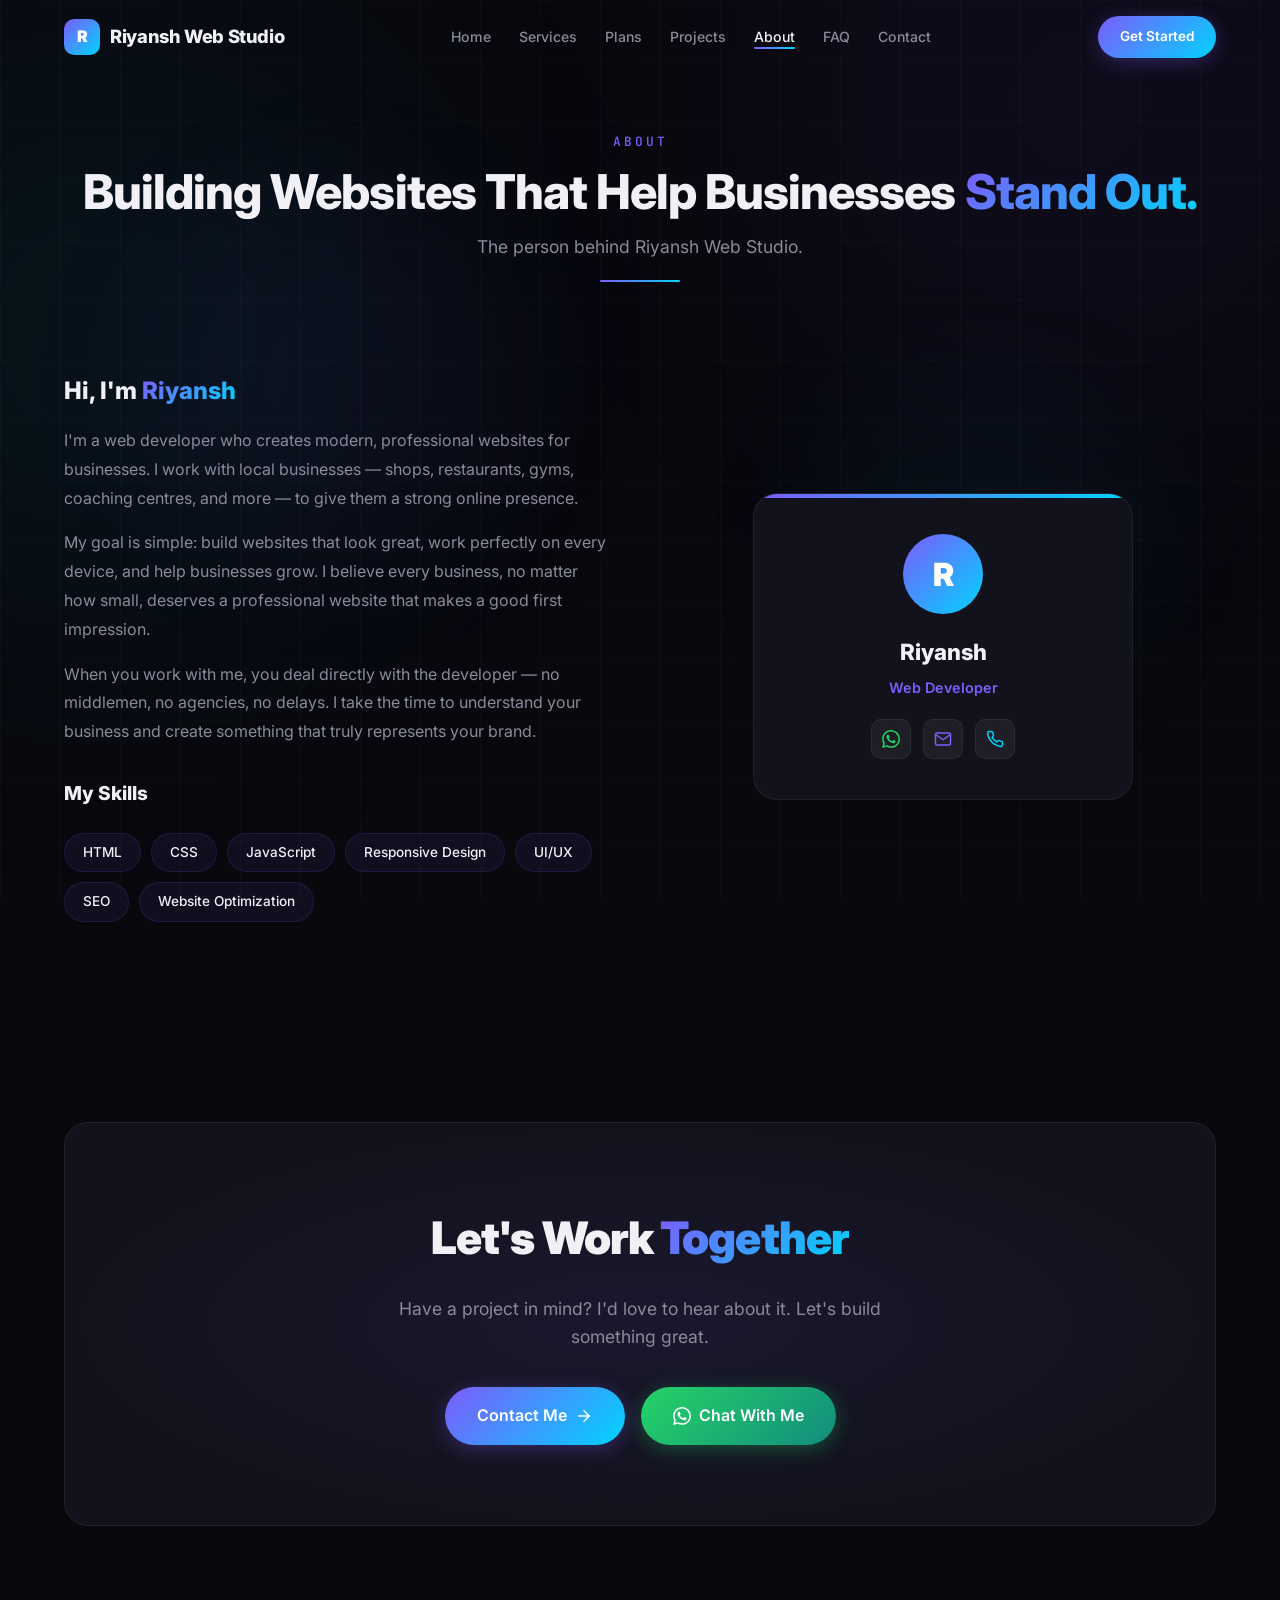
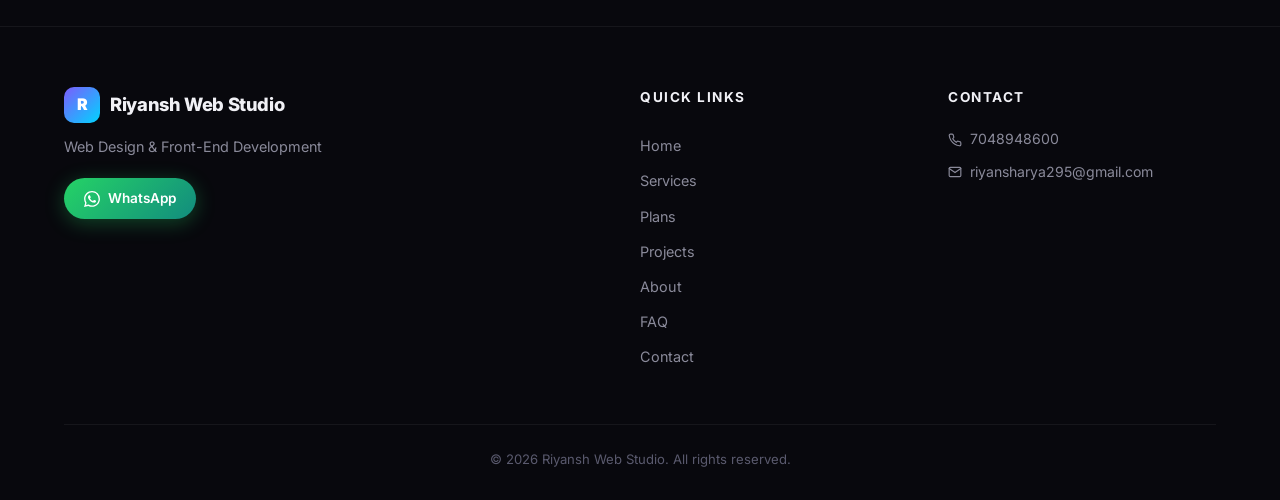
<file: about.html>
<!DOCTYPE html>
<html lang="en">
<head>
    <meta charset="UTF-8">
    <meta name="viewport" content="width=device-width, initial-scale=1.0">
    <title>About Me — Riyansh Web Studio</title>
    <meta name="description" content="Learn about Riyansh — a web developer building modern, affordable websites for local businesses.">
    <link rel="preconnect" href="https://fonts.googleapis.com">
    <link rel="preconnect" href="https://fonts.gstatic.com" crossorigin>
    <link href="https://fonts.googleapis.com/css2?family=Inter:wght@300;400;500;600;700;800;900&family=JetBrains+Mono:wght@400;500&display=swap" rel="stylesheet">
    <link rel="stylesheet" href="css/style.css">
</head>
<body>
    <!-- Scroll Progress -->
    <div class="scroll-progress"></div>
    <div class="page-loader"><div class="loader-spinner"></div></div>
    <div class="bg-grid"></div>
    <div class="bg-glow bg-glow-1"></div>
    <div class="bg-glow bg-glow-2"></div>
    <div class="bg-orb bg-orb-1"></div>
    <div class="bg-orb bg-orb-2"></div>

    <nav class="navbar">
        <div class="container">
            <a href="index.html" class="nav-logo"><div class="nav-logo-icon">R</div><span>Riyansh Web Studio</span></a>
            <ul class="nav-links">
                <li><a href="index.html">Home</a></li>
                <li><a href="services.html">Services</a></li>
                <li><a href="plans.html">Plans</a></li>
                <li><a href="projects.html">Projects</a></li>
                <li><a href="about.html" class="active">About</a></li>
                <li><a href="faq.html">FAQ</a></li>
                <li><a href="contact.html">Contact</a></li>
            </ul>
            <div class="nav-actions">
                <a href="https://wa.me/917048948600?text=Hi%20Riyansh%2C%20I%27m%20interested%20in%20your%20web%20development%20services." target="_blank" class="btn btn-primary nav-btn nav-btn-desktop">Get Started</a>
                <button class="nav-toggle" aria-label="Menu"><span></span><span></span><span></span></button>
            </div>
        </div>
    </nav>
    <div class="mobile-nav">
        <a href="index.html">Home</a><a href="services.html">Services</a><a href="plans.html">Plans</a><a href="projects.html">Projects</a><a href="about.html" class="active">About</a><a href="faq.html">FAQ</a><a href="contact.html">Contact</a>
        <a href="https://wa.me/917048948600?text=Hi%20Riyansh%2C%20I%27m%20interested%20in%20your%20web%20development%20services." target="_blank" class="btn btn-primary">Get Started</a>
    </div>

    <!-- Page Header -->
    <section class="page-header section" style="padding-bottom: 20px;">
        <div class="container">
            <div class="reveal">
                <span class="section-label">About</span>
                <h1 class="section-title">Building Websites That Help Businesses <span class="gradient-text">Stand Out.</span></h1>
                <p class="section-subtitle" style="margin: 0 auto;">The person behind Riyansh Web Studio.</p>
            </div>
        </div>
    </section>

    <!-- About Content -->
    <section class="section" style="padding-top: 40px;">
        <div class="container">
            <div class="about-grid">
                <div class="about-text reveal">
                    <h3>Hi, I'm <span class="gradient-text">Riyansh</span></h3>
                    <p>I'm a web developer who creates modern, professional websites for businesses. I work with local businesses — shops, restaurants, gyms, coaching centres, and more — to give them a strong online presence.</p>
                    <p>My goal is simple: build websites that look great, work perfectly on every device, and help businesses grow. I believe every business, no matter how small, deserves a professional website that makes a good first impression.</p>
                    <p>When you work with me, you deal directly with the developer — no middlemen, no agencies, no delays. I take the time to understand your business and create something that truly represents your brand.</p>

                    <h3 style="margin-top: 32px; font-size: 1.2rem;">My Skills</h3>
                    <div class="skills-grid">
                        <span class="skill-tag">HTML</span>
                        <span class="skill-tag">CSS</span>
                        <span class="skill-tag">JavaScript</span>
                        <span class="skill-tag">Responsive Design</span>
                        <span class="skill-tag">UI/UX</span>
                        <span class="skill-tag">SEO</span>
                        <span class="skill-tag">Website Optimization</span>
                    </div>
                </div>
                <div class="about-visual reveal">
                    <div class="about-card">
                        <div class="about-avatar">R</div>
                        <h3 class="about-name">Riyansh</h3>
                        <p class="about-role">Web Developer</p>
                        <div class="about-social">
                            <a href="https://wa.me/917048948600?text=Hi%20Riyansh%2C%20I%27m%20interested%20in%20your%20web%20development%20services." target="_blank" aria-label="WhatsApp">
                                <svg width="18" height="18" viewBox="0 0 24 24" fill="#25d366"><path d="M17.472 14.382c-.297-.149-1.758-.867-2.03-.967-.273-.099-.471-.148-.67.15-.197.297-.767.966-.94 1.164-.173.199-.347.223-.644.075-.297-.15-1.255-.463-2.39-1.475-.883-.788-1.48-1.761-1.653-2.059-.173-.297-.018-.458.13-.606.134-.133.298-.347.446-.52.149-.174.198-.298.298-.497.099-.198.05-.371-.025-.52-.075-.149-.669-1.612-.916-2.207-.242-.579-.487-.5-.669-.51-.173-.008-.371-.01-.57-.01-.198 0-.52.074-.792.372-.272.297-1.04 1.016-1.04 2.479 0 1.462 1.065 2.875 1.213 3.074.149.198 2.096 3.2 5.077 4.487.709.306 1.262.489 1.694.625.712.227 1.36.195 1.871.118.571-.085 1.758-.719 2.006-1.413.248-.694.248-1.289.173-1.413-.074-.124-.272-.198-.57-.347m-5.421 7.403h-.004a9.87 9.87 0 01-5.031-1.378l-.361-.214-3.741.982.998-3.648-.235-.374a9.86 9.86 0 01-1.51-5.26c.001-5.45 4.436-9.884 9.888-9.884 2.64 0 5.122 1.03 6.988 2.898a9.825 9.825 0 012.893 6.994c-.003 5.45-4.437 9.884-9.885 9.884m8.413-18.297A11.815 11.815 0 0012.05 0C5.495 0 .16 5.335.157 11.892c0 2.096.547 4.142 1.588 5.945L.057 24l6.305-1.654a11.882 11.882 0 005.683 1.448h.005c6.554 0 11.89-5.335 11.893-11.893a11.821 11.821 0 00-3.48-8.413z"/></svg>
                            </a>
                            <a href="mailto:riyansharya295@gmail.com" aria-label="Email">
                                <svg width="18" height="18" viewBox="0 0 24 24" fill="none" stroke="#7c5cfc" stroke-width="2" stroke-linecap="round" stroke-linejoin="round"><path d="M4 4h16c1.1 0 2 .9 2 2v12c0 1.1-.9 2-2 2H4c-1.1 0-2-.9-2-2V6c0-1.1.9-2 2-2z"/><polyline points="22,6 12,13 2,6"/></svg>
                            </a>
                            <a href="tel:7048948600" aria-label="Phone">
                                <svg width="18" height="18" viewBox="0 0 24 24" fill="none" stroke="#00d4ff" stroke-width="2" stroke-linecap="round" stroke-linejoin="round"><path d="M22 16.92v3a2 2 0 0 1-2.18 2 19.79 19.79 0 0 1-8.63-3.07 19.5 19.5 0 0 1-6-6 19.79 19.79 0 0 1-3.07-8.67A2 2 0 0 1 4.11 2h3a2 2 0 0 1 2 1.72c.13.88.36 1.75.7 2.58a2 2 0 0 1-.45 2.11L8.09 9.91a16 16 0 0 0 6 6l1.27-1.27a2 2 0 0 1 2.11-.45c.83.34 1.7.57 2.58.7A2 2 0 0 1 22 16.92z"/></svg>
                            </a>
                        </div>
                    </div>
                </div>
            </div>
        </div>
    </section>

    <!-- CTA -->
    <section class="cta-section">
        <div class="container">
            <div class="cta-box reveal">
                <h2 class="cta-title">Let's Work <span class="gradient-text">Together</span></h2>
                <p class="cta-desc">Have a project in mind? I'd love to hear about it. Let's build something great.</p>
                <div class="cta-buttons">
                    <a href="contact.html" class="btn btn-primary">Contact Me <svg width="18" height="18" viewBox="0 0 24 24" fill="none" stroke="currentColor" stroke-width="2" stroke-linecap="round" stroke-linejoin="round"><line x1="5" y1="12" x2="19" y2="12"/><polyline points="12 5 19 12 12 19"/></svg></a>
                    <a href="https://wa.me/917048948600?text=Hi%20Riyansh%2C%20I%27m%20interested%20in%20your%20web%20development%20services." target="_blank" class="btn btn-whatsapp"><svg width="18" height="18" viewBox="0 0 24 24" fill="#fff"><path d="M17.472 14.382c-.297-.149-1.758-.867-2.03-.967-.273-.099-.471-.148-.67.15-.197.297-.767.966-.94 1.164-.173.199-.347.223-.644.075-.297-.15-1.255-.463-2.39-1.475-.883-.788-1.48-1.761-1.653-2.059-.173-.297-.018-.458.13-.606.134-.133.298-.347.446-.52.149-.174.198-.298.298-.497.099-.198.05-.371-.025-.52-.075-.149-.669-1.612-.916-2.207-.242-.579-.487-.5-.669-.51-.173-.008-.371-.01-.57-.01-.198 0-.52.074-.792.372-.272.297-1.04 1.016-1.04 2.479 0 1.462 1.065 2.875 1.213 3.074.149.198 2.096 3.2 5.077 4.487.709.306 1.262.489 1.694.625.712.227 1.36.195 1.871.118.571-.085 1.758-.719 2.006-1.413.248-.694.248-1.289.173-1.413-.074-.124-.272-.198-.57-.347m-5.421 7.403h-.004a9.87 9.87 0 01-5.031-1.378l-.361-.214-3.741.982.998-3.648-.235-.374a9.86 9.86 0 01-1.51-5.26c.001-5.45 4.436-9.884 9.888-9.884 2.64 0 5.122 1.03 6.988 2.898a9.825 9.825 0 012.893 6.994c-.003 5.45-4.437 9.884-9.885 9.884m8.413-18.297A11.815 11.815 0 0012.05 0C5.495 0 .16 5.335.157 11.892c0 2.096.547 4.142 1.588 5.945L.057 24l6.305-1.654a11.882 11.882 0 005.683 1.448h.005c6.554 0 11.89-5.335 11.893-11.893a11.821 11.821 0 00-3.48-8.413z"/></svg> Chat With Me</a>
                </div>
            </div>
        </div>
    </section>

    <!-- Footer -->
    <footer class="footer">
        <div class="container">
            <div class="footer-grid">
                <div>
                    <a href="index.html" class="nav-logo"><div class="nav-logo-icon">R</div><span>Riyansh Web Studio</span></a>
                    <p class="footer-brand-desc">Web Design &amp; Front-End Development</p>
                    <div class="footer-whatsapp-cta"><a href="https://wa.me/917048948600?text=Hi%20Riyansh%2C%20I%27m%20interested%20in%20your%20web%20development%20services." target="_blank" class="btn btn-whatsapp"><svg width="16" height="16" viewBox="0 0 24 24" fill="#fff"><path d="M17.472 14.382c-.297-.149-1.758-.867-2.03-.967-.273-.099-.471-.148-.67.15-.197.297-.767.966-.94 1.164-.173.199-.347.223-.644.075-.297-.15-1.255-.463-2.39-1.475-.883-.788-1.48-1.761-1.653-2.059-.173-.297-.018-.458.13-.606.134-.133.298-.347.446-.52.149-.174.198-.298.298-.497.099-.198.05-.371-.025-.52-.075-.149-.669-1.612-.916-2.207-.242-.579-.487-.5-.669-.51-.173-.008-.371-.01-.57-.01-.198 0-.52.074-.792.372-.272.297-1.04 1.016-1.04 2.479 0 1.462 1.065 2.875 1.213 3.074.149.198 2.096 3.2 5.077 4.487.709.306 1.262.489 1.694.625.712.227 1.36.195 1.871.118.571-.085 1.758-.719 2.006-1.413.248-.694.248-1.289.173-1.413-.074-.124-.272-.198-.57-.347m-5.421 7.403h-.004a9.87 9.87 0 01-5.031-1.378l-.361-.214-3.741.982.998-3.648-.235-.374a9.86 9.86 0 01-1.51-5.26c.001-5.45 4.436-9.884 9.888-9.884 2.64 0 5.122 1.03 6.988 2.898a9.825 9.825 0 012.893 6.994c-.003 5.45-4.437 9.884-9.885 9.884m8.413-18.297A11.815 11.815 0 0012.05 0C5.495 0 .16 5.335.157 11.892c0 2.096.547 4.142 1.588 5.945L.057 24l6.305-1.654a11.882 11.882 0 005.683 1.448h.005c6.554 0 11.89-5.335 11.893-11.893a11.821 11.821 0 00-3.48-8.413z"/></svg> WhatsApp</a></div>
                </div>
                <div>
                    <h4 class="footer-heading">Quick Links</h4>
                    <div class="footer-links"><a href="index.html">Home</a><a href="services.html">Services</a><a href="plans.html">Plans</a><a href="projects.html">Projects</a><a href="about.html">About</a><a href="faq.html">FAQ</a><a href="contact.html">Contact</a></div>
                </div>
                <div>
                    <h4 class="footer-heading">Contact</h4>
                    <div class="footer-contact-item"><svg width="14" height="14" viewBox="0 0 24 24" fill="none" stroke="currentColor" stroke-width="2" stroke-linecap="round" stroke-linejoin="round"><path d="M22 16.92v3a2 2 0 0 1-2.18 2 19.79 19.79 0 0 1-8.63-3.07 19.5 19.5 0 0 1-6-6 19.79 19.79 0 0 1-3.07-8.67A2 2 0 0 1 4.11 2h3a2 2 0 0 1 2 1.72c.13.88.36 1.75.7 2.58a2 2 0 0 1-.45 2.11L8.09 9.91a16 16 0 0 0 6 6l1.27-1.27a2 2 0 0 1 2.11-.45c.83.34 1.7.57 2.58.7A2 2 0 0 1 22 16.92z"/></svg><a href="tel:7048948600">7048948600</a></div>
                    <div class="footer-contact-item"><svg width="14" height="14" viewBox="0 0 24 24" fill="none" stroke="currentColor" stroke-width="2" stroke-linecap="round" stroke-linejoin="round"><path d="M4 4h16c1.1 0 2 .9 2 2v12c0 1.1-.9 2-2 2H4c-1.1 0-2-.9-2-2V6c0-1.1.9-2 2-2z"/><polyline points="22,6 12,13 2,6"/></svg><a href="mailto:riyansharya295@gmail.com">riyansharya295@gmail.com</a></div>
                </div>
            </div>
            <div class="footer-bottom"><p>&copy; 2026 Riyansh Web Studio. All rights reserved.</p></div>
        </div>
    </footer>

    <button class="back-to-top" aria-label="Back to top"><svg viewBox="0 0 24 24" fill="none" stroke="currentColor" stroke-width="2" stroke-linecap="round" stroke-linejoin="round"><polyline points="18 15 12 9 6 15"/></svg></button>
    <script src="js/script.js"></script>
</body>
</html>
</file>
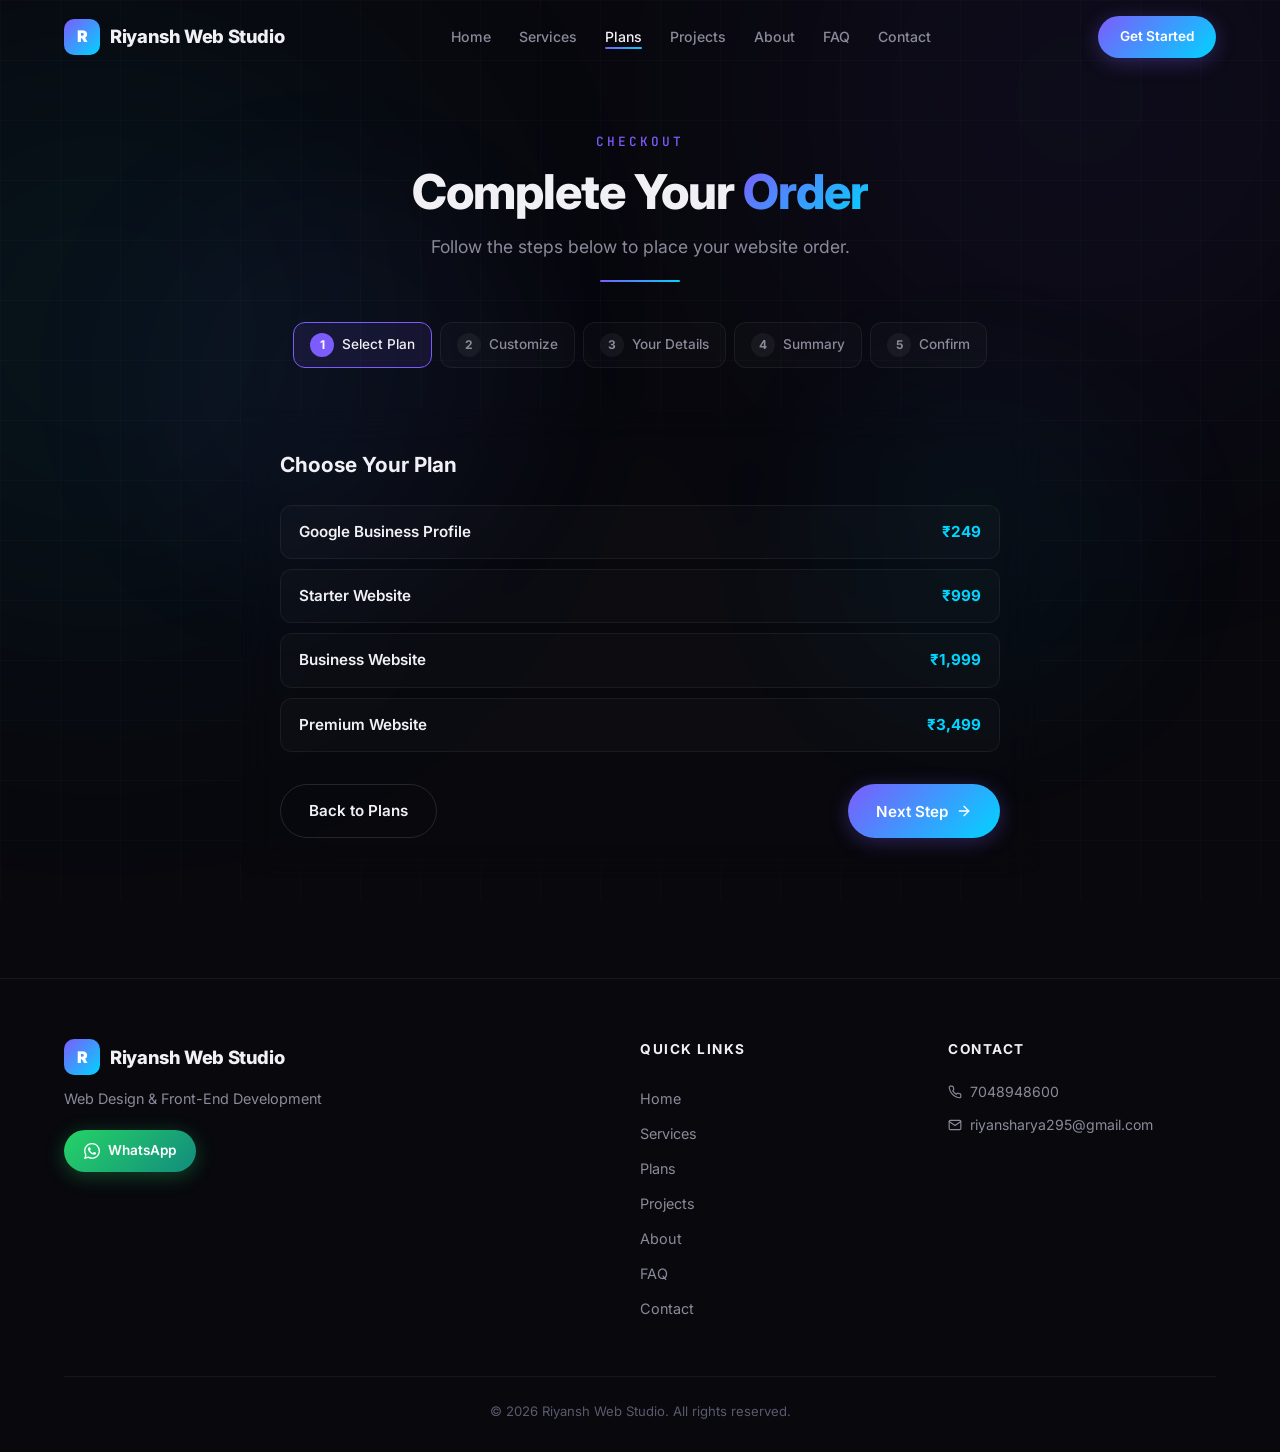
<file: checkout.html>
<!DOCTYPE html>
<html lang="en">
<head>
    <meta charset="UTF-8">
    <meta name="viewport" content="width=device-width, initial-scale=1.0">
    <title>Checkout — Riyansh Web Studio</title>
    <meta name="description" content="Complete your website order. Select a plan, customize, and confirm your order.">
    <link rel="preconnect" href="https://fonts.googleapis.com">
    <link rel="preconnect" href="https://fonts.gstatic.com" crossorigin>
    <link href="https://fonts.googleapis.com/css2?family=Inter:wght@300;400;500;600;700;800;900&family=JetBrains+Mono:wght@400;500&display=swap" rel="stylesheet">
    <link rel="stylesheet" href="css/style.css">
</head>
<body>
    <div class="scroll-progress"></div>
    <div class="page-loader"><div class="loader-spinner"></div></div>
    <div class="bg-grid"></div>
    <div class="bg-glow bg-glow-1"></div>
    <div class="bg-glow bg-glow-2"></div>
    <div class="bg-orb bg-orb-1"></div>
    <div class="bg-orb bg-orb-2"></div>

    <nav class="navbar">
        <div class="container">
            <a href="index.html" class="nav-logo"><div class="nav-logo-icon">R</div><span>Riyansh Web Studio</span></a>
            <ul class="nav-links">
                <li><a href="index.html">Home</a></li>
                <li><a href="services.html">Services</a></li>
                <li><a href="plans.html" class="active">Plans</a></li>
                <li><a href="projects.html">Projects</a></li>
                <li><a href="about.html">About</a></li>
                <li><a href="faq.html">FAQ</a></li>
                <li><a href="contact.html">Contact</a></li>
            </ul>
            <div class="nav-actions">
                <a href="https://wa.me/917048948600?text=Hi%20Riyansh%2C%20I%27m%20interested%20in%20your%20web%20development%20services." target="_blank" class="btn btn-primary nav-btn nav-btn-desktop">Get Started</a>
                <button class="nav-toggle" aria-label="Menu"><span></span><span></span><span></span></button>
            </div>
        </div>
    </nav>
    <div class="mobile-nav">
        <a href="index.html">Home</a><a href="services.html">Services</a><a href="plans.html" class="active">Plans</a><a href="projects.html">Projects</a><a href="about.html">About</a><a href="faq.html">FAQ</a><a href="contact.html">Contact</a>
        <a href="https://wa.me/917048948600?text=Hi%20Riyansh%2C%20I%27m%20interested%20in%20your%20web%20development%20services." target="_blank" class="btn btn-primary">Get Started</a>
    </div>

    <!-- Page Header -->
    <section class="page-header section" style="padding-bottom: 20px;">
        <div class="container">
            <div class="reveal">
                <span class="section-label">Checkout</span>
                <h1 class="section-title">Complete Your <span class="gradient-text">Order</span></h1>
                <p class="section-subtitle" style="margin: 0 auto;">Follow the steps below to place your website order.</p>
            </div>
        </div>
    </section>

    <!-- Checkout Flow -->
    <section class="section" style="padding-top: 40px;">
        <div class="container">
            <div id="checkoutFlow">
                <!-- Step Indicators -->
                <div class="checkout-steps reveal">
                    <div class="checkout-step active"><span class="step-num">1</span> Select Plan</div>
                    <div class="checkout-step"><span class="step-num">2</span> Customize</div>
                    <div class="checkout-step"><span class="step-num">3</span> Your Details</div>
                    <div class="checkout-step"><span class="step-num">4</span> Summary</div>
                    <div class="checkout-step"><span class="step-num">5</span> Confirm</div>
                </div>

                <div class="checkout-panels">
                    <!-- Step 1: Select Plan -->
                    <div class="checkout-panel active" id="checkoutStep1">
                        <h3 class="checkout-panel-title">Choose Your Plan</h3>
                        <div class="calc-base-options">
                            <div class="calc-base-option" data-plan="gbp"><span class="calc-base-name">Google Business Profile</span><span class="calc-base-price">₹249</span></div>
                            <div class="calc-base-option" data-plan="starter"><span class="calc-base-name">Starter Website</span><span class="calc-base-price">₹999</span></div>
                            <div class="calc-base-option" data-plan="business"><span class="calc-base-name">Business Website</span><span class="calc-base-price">₹1,999</span></div>
                            <div class="calc-base-option" data-plan="premium"><span class="calc-base-name">Premium Website</span><span class="calc-base-price">₹3,499</span></div>
                        </div>
                        <div class="checkout-nav">
                            <a href="plans.html" class="btn btn-secondary">Back to Plans</a>
                            <button class="btn btn-primary checkout-next">Next Step <svg width="16" height="16" viewBox="0 0 24 24" fill="none" stroke="currentColor" stroke-width="2" stroke-linecap="round" stroke-linejoin="round"><line x1="5" y1="12" x2="19" y2="12"/><polyline points="12 5 19 12 12 19"/></svg></button>
                        </div>
                    </div>

                    <!-- Step 2: Customize -->
                    <div class="checkout-panel" id="checkoutStep2">
                        <h3 class="checkout-panel-title">Customize Your Order</h3>
                        <p style="color: var(--text-secondary); margin-bottom: 20px;">Want to add extra features? You can customize on the <a href="plans.html#calculator" style="color: var(--accent-1);">Price Calculator</a> or <a href="plans.html#builder" style="color: var(--accent-1);">Website Builder</a>. Or simply proceed with your selected plan.</p>
                        <div style="padding: 20px; background: rgba(255,255,255,0.02); border: 1px solid rgba(255,255,255,0.06); border-radius: 14px; margin-bottom: 16px;">
                            <p style="color: var(--text-secondary); font-size: 0.9rem;">💡 You can discuss additional requirements after placing your order. All customizations can be handled through WhatsApp.</p>
                        </div>
                        <div class="checkout-nav">
                            <button class="btn btn-secondary checkout-prev"><svg width="16" height="16" viewBox="0 0 24 24" fill="none" stroke="currentColor" stroke-width="2" stroke-linecap="round" stroke-linejoin="round"><line x1="19" y1="12" x2="5" y2="12"/><polyline points="12 19 5 12 12 5"/></svg> Previous</button>
                            <button class="btn btn-primary checkout-next">Next Step <svg width="16" height="16" viewBox="0 0 24 24" fill="none" stroke="currentColor" stroke-width="2" stroke-linecap="round" stroke-linejoin="round"><line x1="5" y1="12" x2="19" y2="12"/><polyline points="12 5 19 12 12 19"/></svg></button>
                        </div>
                    </div>

                    <!-- Step 3: Customer Details -->
                    <div class="checkout-panel" id="checkoutStep3">
                        <h3 class="checkout-panel-title">Your Details</h3>
                        <div class="form-row" style="display: grid; grid-template-columns: 1fr 1fr; gap: 16px; margin-bottom: 16px;">
                            <div class="form-group">
                                <label class="form-label" for="checkoutName">Full Name *</label>
                                <input type="text" id="checkoutName" class="form-input" placeholder="Your full name" required>
                            </div>
                            <div class="form-group">
                                <label class="form-label" for="checkoutBusiness">Business Name</label>
                                <input type="text" id="checkoutBusiness" class="form-input" placeholder="Your business name">
                            </div>
                        </div>
                        <div class="form-row" style="display: grid; grid-template-columns: 1fr 1fr; gap: 16px; margin-bottom: 16px;">
                            <div class="form-group">
                                <label class="form-label" for="checkoutWhatsapp">WhatsApp Number *</label>
                                <input type="tel" id="checkoutWhatsapp" class="form-input" placeholder="Your WhatsApp number" required>
                            </div>
                            <div class="form-group">
                                <label class="form-label" for="checkoutEmail">Email</label>
                                <input type="email" id="checkoutEmail" class="form-input" placeholder="Your email (optional)">
                            </div>
                        </div>
                        <div class="form-row" style="display: grid; grid-template-columns: 1fr 1fr; gap: 16px; margin-bottom: 16px;">
                            <div class="form-group">
                                <label class="form-label" for="checkoutBusinessType">Business Type</label>
                                <select id="checkoutBusinessType" class="form-select">
                                    <option value="" disabled selected>Select type</option>
                                    <option value="Restaurant / Cafe">Restaurant / Cafe</option>
                                    <option value="Shop / Retail">Shop / Retail</option>
                                    <option value="Gym / Fitness">Gym / Fitness</option>
                                    <option value="Coaching / Education">Coaching / Education</option>
                                    <option value="Salon / Spa">Salon / Spa</option>
                                    <option value="Services">Services</option>
                                    <option value="Portfolio">Portfolio</option>
                                    <option value="Other">Other</option>
                                </select>
                            </div>
                            <div class="form-group">
                                <label class="form-label" for="checkoutRequirements">Additional Requirements</label>
                                <input type="text" id="checkoutRequirements" class="form-input" placeholder="Any special requirements...">
                            </div>
                        </div>
                        <div class="checkout-nav">
                            <button class="btn btn-secondary checkout-prev"><svg width="16" height="16" viewBox="0 0 24 24" fill="none" stroke="currentColor" stroke-width="2" stroke-linecap="round" stroke-linejoin="round"><line x1="19" y1="12" x2="5" y2="12"/><polyline points="12 19 5 12 12 5"/></svg> Previous</button>
                            <button class="btn btn-primary checkout-next">Next Step <svg width="16" height="16" viewBox="0 0 24 24" fill="none" stroke="currentColor" stroke-width="2" stroke-linecap="round" stroke-linejoin="round"><line x1="5" y1="12" x2="19" y2="12"/><polyline points="12 5 19 12 12 19"/></svg></button>
                        </div>
                    </div>

                    <!-- Step 4: Order Summary -->
                    <div class="checkout-panel" id="checkoutStep4">
                        <h3 class="checkout-panel-title">Order Summary</h3>
                        <div id="orderSummaryContent"></div>

                        <!-- Payment Info -->
                        <div class="payment-info-card" style="margin-top: 20px;">
                            <h4 style="color: var(--text-primary); font-size: 0.95rem; margin-bottom: 12px;">💳 Payment Information</h4>
                            <div class="payment-info-row"><span class="payment-info-label">Payment Status</span><span class="payment-info-value"><span class="invoice-status pending">Pending</span></span></div>
                            <div class="payment-info-row"><span class="payment-info-label">Payment Method</span><span class="payment-info-value">UPI / Bank Transfer (discussed on WhatsApp)</span></div>
                            <p style="color: var(--text-secondary); font-size: 0.8rem; margin-top: 8px;">Payment details will be shared after order confirmation via WhatsApp.</p>
                        </div>

                        <div class="checkout-nav">
                            <button class="btn btn-secondary checkout-prev"><svg width="16" height="16" viewBox="0 0 24 24" fill="none" stroke="currentColor" stroke-width="2" stroke-linecap="round" stroke-linejoin="round"><line x1="19" y1="12" x2="5" y2="12"/><polyline points="12 19 5 12 12 5"/></svg> Previous</button>
                            <button class="btn btn-primary" id="confirmOrderBtn">Confirm Order <svg width="16" height="16" viewBox="0 0 24 24" fill="none" stroke="currentColor" stroke-width="2" stroke-linecap="round" stroke-linejoin="round"><polyline points="20 6 9 17 4 12"/></svg></button>
                        </div>
                    </div>

                    <!-- Step 5: Confirmation -->
                    <div class="checkout-panel" id="checkoutStep5">
                        <div class="order-success">
                            <div class="order-success-icon">
                                <svg viewBox="0 0 24 24" fill="none" stroke="currentColor" stroke-width="2" stroke-linecap="round" stroke-linejoin="round"><polyline points="20 6 9 17 4 12"/></svg>
                            </div>
                            <h2 style="font-size: 1.5rem; font-weight: 700; color: var(--text-primary); margin-bottom: 8px;">Order Request Received!</h2>
                            <p style="color: var(--text-secondary);">Your order has been submitted. Continue to WhatsApp to confirm.</p>
                            <div style="margin-top: 24px;">
                                <button class="btn btn-whatsapp" id="whatsappOrderBtn">
                                    <svg width="18" height="18" viewBox="0 0 24 24" fill="#fff"><path d="M17.472 14.382c-.297-.149-1.758-.867-2.03-.967-.273-.099-.471-.148-.67.15-.197.297-.767.966-.94 1.164-.173.199-.347.223-.644.075-.297-.15-1.255-.463-2.39-1.475-.883-.788-1.48-1.761-1.653-2.059-.173-.297-.018-.458.13-.606.134-.133.298-.347.446-.52.149-.174.198-.298.298-.497.099-.198.05-.371-.025-.52-.075-.149-.669-1.612-.916-2.207-.242-.579-.487-.5-.669-.51-.173-.008-.371-.01-.57-.01-.198 0-.52.074-.792.372-.272.297-1.04 1.016-1.04 2.479 0 1.462 1.065 2.875 1.213 3.074.149.198 2.096 3.2 5.077 4.487.709.306 1.262.489 1.694.625.712.227 1.36.195 1.871.118.571-.085 1.758-.719 2.006-1.413.248-.694.248-1.289.173-1.413-.074-.124-.272-.198-.57-.347m-5.421 7.403h-.004a9.87 9.87 0 01-5.031-1.378l-.361-.214-3.741.982.998-3.648-.235-.374a9.86 9.86 0 01-1.51-5.26c.001-5.45 4.436-9.884 9.888-9.884 2.64 0 5.122 1.03 6.988 2.898a9.825 9.825 0 012.893 6.994c-.003 5.45-4.437 9.884-9.885 9.884m8.413-18.297A11.815 11.815 0 0012.05 0C5.495 0 .16 5.335.157 11.892c0 2.096.547 4.142 1.588 5.945L.057 24l6.305-1.654a11.882 11.882 0 005.683 1.448h.005c6.554 0 11.89-5.335 11.893-11.893a11.821 11.821 0 00-3.48-8.413z"/></svg>
                                    Continue on WhatsApp
                                </button>
                            </div>
                            <div style="margin-top: 16px;">
                                <a href="order.html" class="btn btn-secondary">View Order Status</a>
                            </div>
                        </div>
                    </div>
                </div>
            </div>
        </div>
    </section>

    <!-- Footer -->
    <footer class="footer">
        <div class="container">
            <div class="footer-grid">
                <div>
                    <a href="index.html" class="nav-logo"><div class="nav-logo-icon">R</div><span>Riyansh Web Studio</span></a>
                    <p class="footer-brand-desc">Web Design & Front-End Development</p>
                    <div class="footer-whatsapp-cta"><a href="https://wa.me/917048948600?text=Hi%20Riyansh%2C%20I%27m%20interested%20in%20your%20web%20development%20services." target="_blank" class="btn btn-whatsapp"><svg width="16" height="16" viewBox="0 0 24 24" fill="#fff"><path d="M17.472 14.382c-.297-.149-1.758-.867-2.03-.967-.273-.099-.471-.148-.67.15-.197.297-.767.966-.94 1.164-.173.199-.347.223-.644.075-.297-.15-1.255-.463-2.39-1.475-.883-.788-1.48-1.761-1.653-2.059-.173-.297-.018-.458.13-.606.134-.133.298-.347.446-.52.149-.174.198-.298.298-.497.099-.198.05-.371-.025-.52-.075-.149-.669-1.612-.916-2.207-.242-.579-.487-.5-.669-.51-.173-.008-.371-.01-.57-.01-.198 0-.52.074-.792.372-.272.297-1.04 1.016-1.04 2.479 0 1.462 1.065 2.875 1.213 3.074.149.198 2.096 3.2 5.077 4.487.709.306 1.262.489 1.694.625.712.227 1.36.195 1.871.118.571-.085 1.758-.719 2.006-1.413.248-.694.248-1.289.173-1.413-.074-.124-.272-.198-.57-.347m-5.421 7.403h-.004a9.87 9.87 0 01-5.031-1.378l-.361-.214-3.741.982.998-3.648-.235-.374a9.86 9.86 0 01-1.51-5.26c.001-5.45 4.436-9.884 9.888-9.884 2.64 0 5.122 1.03 6.988 2.898a9.825 9.825 0 012.893 6.994c-.003 5.45-4.437 9.884-9.885 9.884m8.413-18.297A11.815 11.815 0 0012.05 0C5.495 0 .16 5.335.157 11.892c0 2.096.547 4.142 1.588 5.945L.057 24l6.305-1.654a11.882 11.882 0 005.683 1.448h.005c6.554 0 11.89-5.335 11.893-11.893a11.821 11.821 0 00-3.48-8.413z"/></svg> WhatsApp</a></div>
                </div>
                <div>
                    <h4 class="footer-heading">Quick Links</h4>
                    <div class="footer-links"><a href="index.html">Home</a><a href="services.html">Services</a><a href="plans.html">Plans</a><a href="projects.html">Projects</a><a href="about.html">About</a><a href="faq.html">FAQ</a><a href="contact.html">Contact</a></div>
                </div>
                <div>
                    <h4 class="footer-heading">Contact</h4>
                    <div class="footer-contact-item"><svg width="14" height="14" viewBox="0 0 24 24" fill="none" stroke="currentColor" stroke-width="2" stroke-linecap="round" stroke-linejoin="round"><path d="M22 16.92v3a2 2 0 0 1-2.18 2 19.79 19.79 0 0 1-8.63-3.07 19.5 19.5 0 0 1-6-6 19.79 19.79 0 0 1-3.07-8.67A2 2 0 0 1 4.11 2h3a2 2 0 0 1 2 1.72c.13.88.36 1.75.7 2.58a2 2 0 0 1-.45 2.11L8.09 9.91a16 16 0 0 0 6 6l1.27-1.27a2 2 0 0 1 2.11-.45c.83.34 1.7.57 2.58.7A2 2 0 0 1 22 16.92z"/></svg><a href="tel:7048948600">7048948600</a></div>
                    <div class="footer-contact-item"><svg width="14" height="14" viewBox="0 0 24 24" fill="none" stroke="currentColor" stroke-width="2" stroke-linecap="round" stroke-linejoin="round"><path d="M4 4h16c1.1 0 2 .9 2 2v12c0 1.1-.9 2-2 2H4c-1.1 0-2-.9-2-2V6c0-1.1.9-2 2-2z"/><polyline points="22,6 12,13 2,6"/></svg><a href="mailto:riyansharya295@gmail.com">riyansharya295@gmail.com</a></div>
                </div>
            </div>
            <div class="footer-bottom"><p>&copy; 2026 Riyansh Web Studio. All rights reserved.</p></div>
        </div>
    </footer>

    <button class="back-to-top" aria-label="Back to top"><svg viewBox="0 0 24 24" fill="none" stroke="currentColor" stroke-width="2" stroke-linecap="round" stroke-linejoin="round"><polyline points="18 15 12 9 6 15"/></svg></button>
    <script src="js/script.js"></script>
    <script src="js/checkout.js"></script>
</body>
</html>
</file>
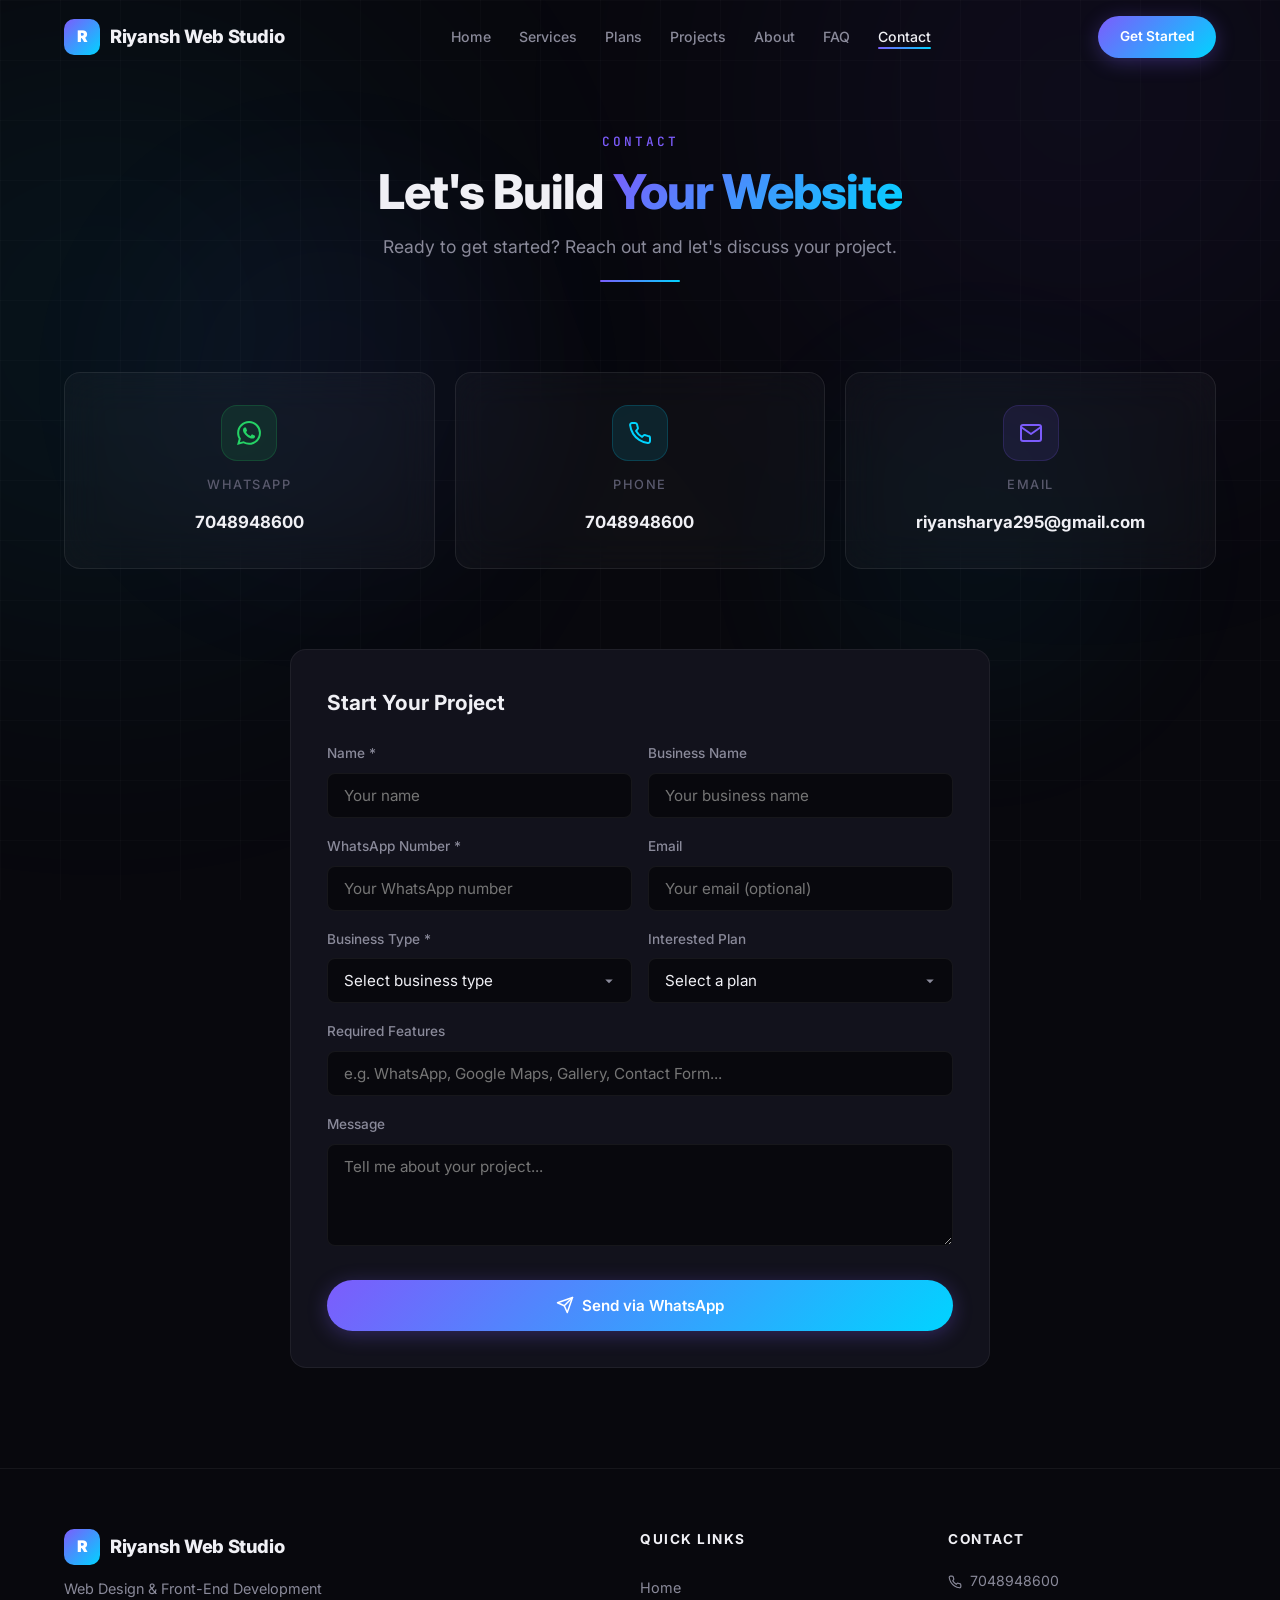
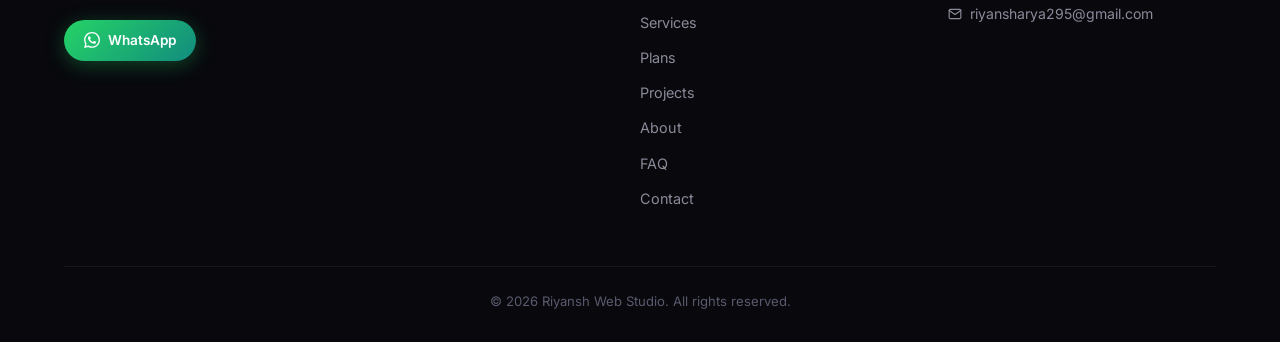
<file: contact.html>
<!DOCTYPE html>
<html lang="en">
<head>
    <meta charset="UTF-8">
    <meta name="viewport" content="width=device-width, initial-scale=1.0">
    <title>Contact — Riyansh Web Studio</title>
    <meta name="description" content="Get in touch with Riyansh Web Studio. Send an enquiry via WhatsApp or fill out the contact form.">
    <link rel="preconnect" href="https://fonts.googleapis.com">
    <link rel="preconnect" href="https://fonts.gstatic.com" crossorigin>
    <link href="https://fonts.googleapis.com/css2?family=Inter:wght@300;400;500;600;700;800;900&family=JetBrains+Mono:wght@400;500&display=swap" rel="stylesheet">
    <link rel="stylesheet" href="css/style.css">
</head>
<body>
    <!-- Scroll Progress -->
    <div class="scroll-progress"></div>
    <div class="page-loader"><div class="loader-spinner"></div></div>
    <div class="bg-grid"></div>
    <div class="bg-glow bg-glow-1"></div>
    <div class="bg-glow bg-glow-2"></div>
    <div class="bg-orb bg-orb-1"></div>
    <div class="bg-orb bg-orb-2"></div>

    <nav class="navbar">
        <div class="container">
            <a href="index.html" class="nav-logo"><div class="nav-logo-icon">R</div><span>Riyansh Web Studio</span></a>
            <ul class="nav-links">
                <li><a href="index.html">Home</a></li>
                <li><a href="services.html">Services</a></li>
                <li><a href="plans.html">Plans</a></li>
                <li><a href="projects.html">Projects</a></li>
                <li><a href="about.html">About</a></li>
                <li><a href="faq.html">FAQ</a></li>
                <li><a href="contact.html" class="active">Contact</a></li>
            </ul>
            <div class="nav-actions">
                <a href="https://wa.me/917048948600?text=Hi%20Riyansh%2C%20I%27m%20interested%20in%20your%20web%20development%20services." target="_blank" class="btn btn-primary nav-btn nav-btn-desktop">Get Started</a>
                <button class="nav-toggle" aria-label="Menu"><span></span><span></span><span></span></button>
            </div>
        </div>
    </nav>
    <div class="mobile-nav">
        <a href="index.html">Home</a><a href="services.html">Services</a><a href="plans.html">Plans</a><a href="projects.html">Projects</a><a href="about.html">About</a><a href="faq.html">FAQ</a><a href="contact.html" class="active">Contact</a>
        <a href="https://wa.me/917048948600?text=Hi%20Riyansh%2C%20I%27m%20interested%20in%20your%20web%20development%20services." target="_blank" class="btn btn-primary">Get Started</a>
    </div>

    <!-- Page Header -->
    <section class="page-header section" style="padding-bottom: 20px;">
        <div class="container">
            <div class="reveal">
                <span class="section-label">Contact</span>
                <h1 class="section-title">Let's Build <span class="gradient-text">Your Website</span></h1>
                <p class="section-subtitle" style="margin: 0 auto;">Ready to get started? Reach out and let's discuss your project.</p>
            </div>
        </div>
    </section>

    <!-- Contact Cards -->
    <section class="section" style="padding-top: 40px; padding-bottom: 20px;">
        <div class="container">
            <div class="glass-grid">
                <a href="https://wa.me/917048948600?text=Hi%20Riyansh%2C%20I%27m%20interested%20in%20your%20web%20development%20services." target="_blank" class="glass-card reveal">
                    <div class="glass-icon whatsapp-icon">
                        <svg width="24" height="24" viewBox="0 0 24 24" fill="#25d366"><path d="M17.472 14.382c-.297-.149-1.758-.867-2.03-.967-.273-.099-.471-.148-.67.15-.197.297-.767.966-.94 1.164-.173.199-.347.223-.644.075-.297-.15-1.255-.463-2.39-1.475-.883-.788-1.48-1.761-1.653-2.059-.173-.297-.018-.458.13-.606.134-.133.298-.347.446-.52.149-.174.198-.298.298-.497.099-.198.05-.371-.025-.52-.075-.149-.669-1.612-.916-2.207-.242-.579-.487-.5-.669-.51-.173-.008-.371-.01-.57-.01-.198 0-.52.074-.792.372-.272.297-1.04 1.016-1.04 2.479 0 1.462 1.065 2.875 1.213 3.074.149.198 2.096 3.2 5.077 4.487.709.306 1.262.489 1.694.625.712.227 1.36.195 1.871.118.571-.085 1.758-.719 2.006-1.413.248-.694.248-1.289.173-1.413-.074-.124-.272-.198-.57-.347m-5.421 7.403h-.004a9.87 9.87 0 01-5.031-1.378l-.361-.214-3.741.982.998-3.648-.235-.374a9.86 9.86 0 01-1.51-5.26c.001-5.45 4.436-9.884 9.888-9.884 2.64 0 5.122 1.03 6.988 2.898a9.825 9.825 0 012.893 6.994c-.003 5.45-4.437 9.884-9.885 9.884m8.413-18.297A11.815 11.815 0 0012.05 0C5.495 0 .16 5.335.157 11.892c0 2.096.547 4.142 1.588 5.945L.057 24l6.305-1.654a11.882 11.882 0 005.683 1.448h.005c6.554 0 11.89-5.335 11.893-11.893a11.821 11.821 0 00-3.48-8.413z"/></svg>
                    </div>
                    <p class="glass-card-label">WhatsApp</p>
                    <p class="glass-card-value">7048948600</p>
                </a>
                <a href="tel:7048948600" class="glass-card reveal">
                    <div class="glass-icon phone-icon">
                        <svg width="24" height="24" viewBox="0 0 24 24" fill="none" stroke="#00d4ff" stroke-width="2" stroke-linecap="round" stroke-linejoin="round"><path d="M22 16.92v3a2 2 0 0 1-2.18 2 19.79 19.79 0 0 1-8.63-3.07 19.5 19.5 0 0 1-6-6 19.79 19.79 0 0 1-3.07-8.67A2 2 0 0 1 4.11 2h3a2 2 0 0 1 2 1.72c.13.88.36 1.75.7 2.58a2 2 0 0 1-.45 2.11L8.09 9.91a16 16 0 0 0 6 6l1.27-1.27a2 2 0 0 1 2.11-.45c.83.34 1.7.57 2.58.7A2 2 0 0 1 22 16.92z"/></svg>
                    </div>
                    <p class="glass-card-label">Phone</p>
                    <p class="glass-card-value">7048948600</p>
                </a>
                <a href="mailto:riyansharya295@gmail.com" class="glass-card reveal">
                    <div class="glass-icon email-icon">
                        <svg width="24" height="24" viewBox="0 0 24 24" fill="none" stroke="#7c5cfc" stroke-width="2" stroke-linecap="round" stroke-linejoin="round"><path d="M4 4h16c1.1 0 2 .9 2 2v12c0 1.1-.9 2-2 2H4c-1.1 0-2-.9-2-2V6c0-1.1.9-2 2-2z"/><polyline points="22,6 12,13 2,6"/></svg>
                    </div>
                    <p class="glass-card-label">Email</p>
                    <p class="glass-card-value">riyansharya295@gmail.com</p>
                </a>
            </div>
        </div>
    </section>

    <!-- Enquiry Form -->
    <section class="section" style="padding-top: 20px;">
        <div class="container">
            <div class="contact-form reveal">
                <h3>Start Your Project</h3>
                <form id="enquiryForm">
                    <div class="form-row">
                        <div class="form-group">
                            <label class="form-label" for="formName">Name *</label>
                            <input type="text" id="formName" class="form-input" placeholder="Your name" required>
                        </div>
                        <div class="form-group">
                            <label class="form-label" for="formBusiness">Business Name</label>
                            <input type="text" id="formBusiness" class="form-input" placeholder="Your business name">
                        </div>
                    </div>
                    <div class="form-row">
                        <div class="form-group">
                            <label class="form-label" for="formPhone">WhatsApp Number *</label>
                            <input type="tel" id="formPhone" class="form-input" placeholder="Your WhatsApp number" required>
                        </div>
                        <div class="form-group">
                            <label class="form-label" for="formEmail">Email</label>
                            <input type="email" id="formEmail" class="form-input" placeholder="Your email (optional)">
                        </div>
                    </div>
                    <div class="form-row">
                        <div class="form-group">
                            <label class="form-label" for="formType">Business Type *</label>
                            <select id="formType" class="form-select" required>
                                <option value="" disabled selected>Select business type</option>
                                <option value="Restaurant / Cafe">Restaurant / Cafe</option>
                                <option value="Shop / Retail">Shop / Retail</option>
                                <option value="Gym / Fitness">Gym / Fitness</option>
                                <option value="Coaching / Education">Coaching / Education</option>
                                <option value="Salon / Spa">Salon / Spa</option>
                                <option value="Services">Services</option>
                                <option value="Portfolio">Portfolio</option>
                                <option value="Other">Other</option>
                            </select>
                        </div>
                        <div class="form-group">
                            <label class="form-label" for="formPlan">Interested Plan</label>
                            <select id="formPlan" class="form-select">
                                <option value="" disabled selected>Select a plan</option>
                                <option value="Google Business Profile (₹249)">Google Business Profile — ₹249</option>
                                <option value="Starter Website (₹999)">Starter Website — ₹999</option>
                                <option value="Business Website (₹1,999)">Business Website — ₹1,999</option>
                                <option value="Premium Website (₹3,499)">Premium Website — ₹3,499</option>
                                <option value="Not sure yet">Not sure yet</option>
                            </select>
                        </div>
                    </div>
                    <div class="form-group">
                        <label class="form-label" for="formFeatures">Required Features</label>
                        <input type="text" id="formFeatures" class="form-input" placeholder="e.g. WhatsApp, Google Maps, Gallery, Contact Form...">
                    </div>
                    <div class="form-group">
                        <label class="form-label" for="formMessage">Message</label>
                        <textarea id="formMessage" class="form-textarea" placeholder="Tell me about your project..." rows="4"></textarea>
                    </div>
                    <button type="submit" class="btn btn-primary form-submit">
                        <svg width="18" height="18" viewBox="0 0 24 24" fill="none" stroke="currentColor" stroke-width="2" stroke-linecap="round" stroke-linejoin="round"><line x1="22" y1="2" x2="11" y2="13"/><polygon points="22 2 15 22 11 13 2 9 22 2"/></svg>
                        Send via WhatsApp
                    </button>
                </form>
            </div>
        </div>
    </section>

    <!-- Footer -->
    <footer class="footer">
        <div class="container">
            <div class="footer-grid">
                <div>
                    <a href="index.html" class="nav-logo"><div class="nav-logo-icon">R</div><span>Riyansh Web Studio</span></a>
                    <p class="footer-brand-desc">Web Design &amp; Front-End Development</p>
                    <div class="footer-whatsapp-cta"><a href="https://wa.me/917048948600?text=Hi%20Riyansh%2C%20I%27m%20interested%20in%20your%20web%20development%20services." target="_blank" class="btn btn-whatsapp"><svg width="16" height="16" viewBox="0 0 24 24" fill="#fff"><path d="M17.472 14.382c-.297-.149-1.758-.867-2.03-.967-.273-.099-.471-.148-.67.15-.197.297-.767.966-.94 1.164-.173.199-.347.223-.644.075-.297-.15-1.255-.463-2.39-1.475-.883-.788-1.48-1.761-1.653-2.059-.173-.297-.018-.458.13-.606.134-.133.298-.347.446-.52.149-.174.198-.298.298-.497.099-.198.05-.371-.025-.52-.075-.149-.669-1.612-.916-2.207-.242-.579-.487-.5-.669-.51-.173-.008-.371-.01-.57-.01-.198 0-.52.074-.792.372-.272.297-1.04 1.016-1.04 2.479 0 1.462 1.065 2.875 1.213 3.074.149.198 2.096 3.2 5.077 4.487.709.306 1.262.489 1.694.625.712.227 1.36.195 1.871.118.571-.085 1.758-.719 2.006-1.413.248-.694.248-1.289.173-1.413-.074-.124-.272-.198-.57-.347m-5.421 7.403h-.004a9.87 9.87 0 01-5.031-1.378l-.361-.214-3.741.982.998-3.648-.235-.374a9.86 9.86 0 01-1.51-5.26c.001-5.45 4.436-9.884 9.888-9.884 2.64 0 5.122 1.03 6.988 2.898a9.825 9.825 0 012.893 6.994c-.003 5.45-4.437 9.884-9.885 9.884m8.413-18.297A11.815 11.815 0 0012.05 0C5.495 0 .16 5.335.157 11.892c0 2.096.547 4.142 1.588 5.945L.057 24l6.305-1.654a11.882 11.882 0 005.683 1.448h.005c6.554 0 11.89-5.335 11.893-11.893a11.821 11.821 0 00-3.48-8.413z"/></svg> WhatsApp</a></div>
                </div>
                <div>
                    <h4 class="footer-heading">Quick Links</h4>
                    <div class="footer-links"><a href="index.html">Home</a><a href="services.html">Services</a><a href="plans.html">Plans</a><a href="projects.html">Projects</a><a href="about.html">About</a><a href="faq.html">FAQ</a><a href="contact.html">Contact</a></div>
                </div>
                <div>
                    <h4 class="footer-heading">Contact</h4>
                    <div class="footer-contact-item"><svg width="14" height="14" viewBox="0 0 24 24" fill="none" stroke="currentColor" stroke-width="2" stroke-linecap="round" stroke-linejoin="round"><path d="M22 16.92v3a2 2 0 0 1-2.18 2 19.79 19.79 0 0 1-8.63-3.07 19.5 19.5 0 0 1-6-6 19.79 19.79 0 0 1-3.07-8.67A2 2 0 0 1 4.11 2h3a2 2 0 0 1 2 1.72c.13.88.36 1.75.7 2.58a2 2 0 0 1-.45 2.11L8.09 9.91a16 16 0 0 0 6 6l1.27-1.27a2 2 0 0 1 2.11-.45c.83.34 1.7.57 2.58.7A2 2 0 0 1 22 16.92z"/></svg><a href="tel:7048948600">7048948600</a></div>
                    <div class="footer-contact-item"><svg width="14" height="14" viewBox="0 0 24 24" fill="none" stroke="currentColor" stroke-width="2" stroke-linecap="round" stroke-linejoin="round"><path d="M4 4h16c1.1 0 2 .9 2 2v12c0 1.1-.9 2-2 2H4c-1.1 0-2-.9-2-2V6c0-1.1.9-2 2-2z"/><polyline points="22,6 12,13 2,6"/></svg><a href="mailto:riyansharya295@gmail.com">riyansharya295@gmail.com</a></div>
                </div>
            </div>
            <div class="footer-bottom"><p>&copy; 2026 Riyansh Web Studio. All rights reserved.</p></div>
        </div>
    </footer>

    <button class="back-to-top" aria-label="Back to top"><svg viewBox="0 0 24 24" fill="none" stroke="currentColor" stroke-width="2" stroke-linecap="round" stroke-linejoin="round"><polyline points="18 15 12 9 6 15"/></svg></button>
    <script src="js/script.js"></script>
</body>
</html>
</file>
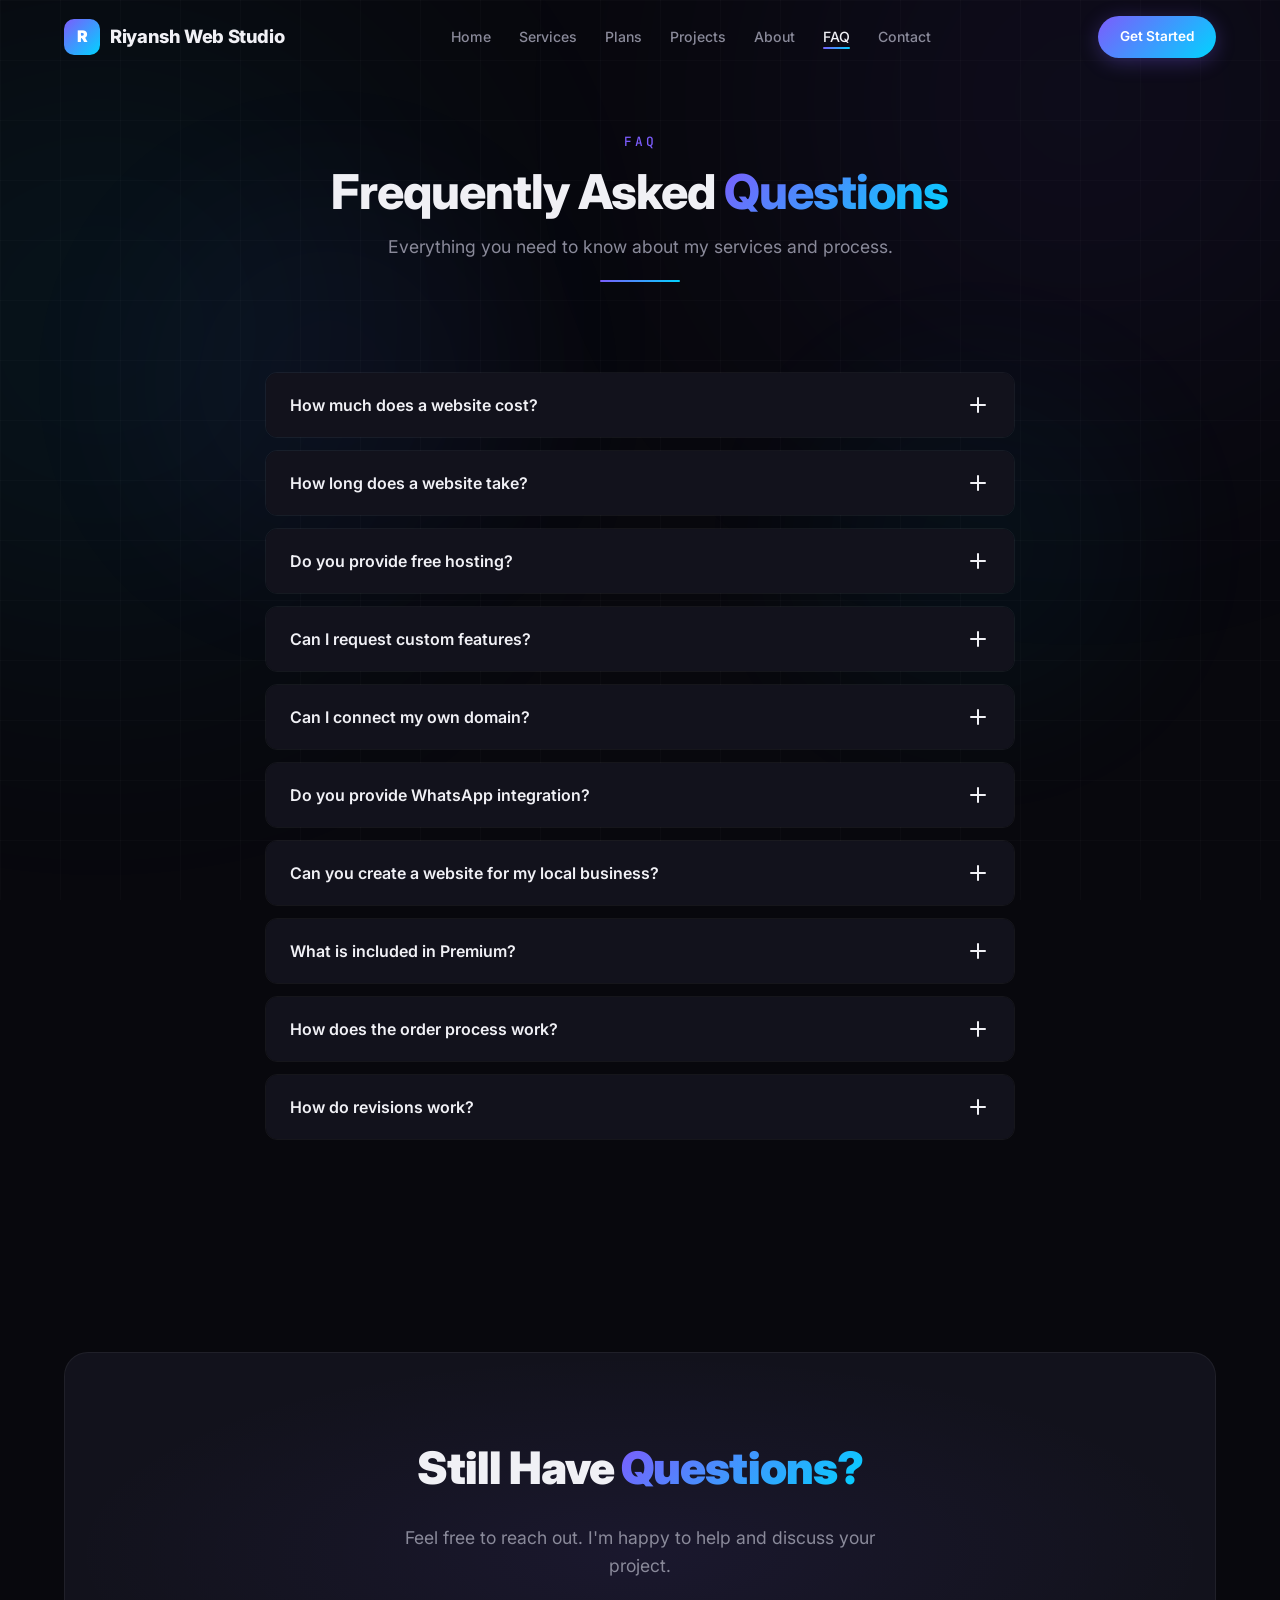
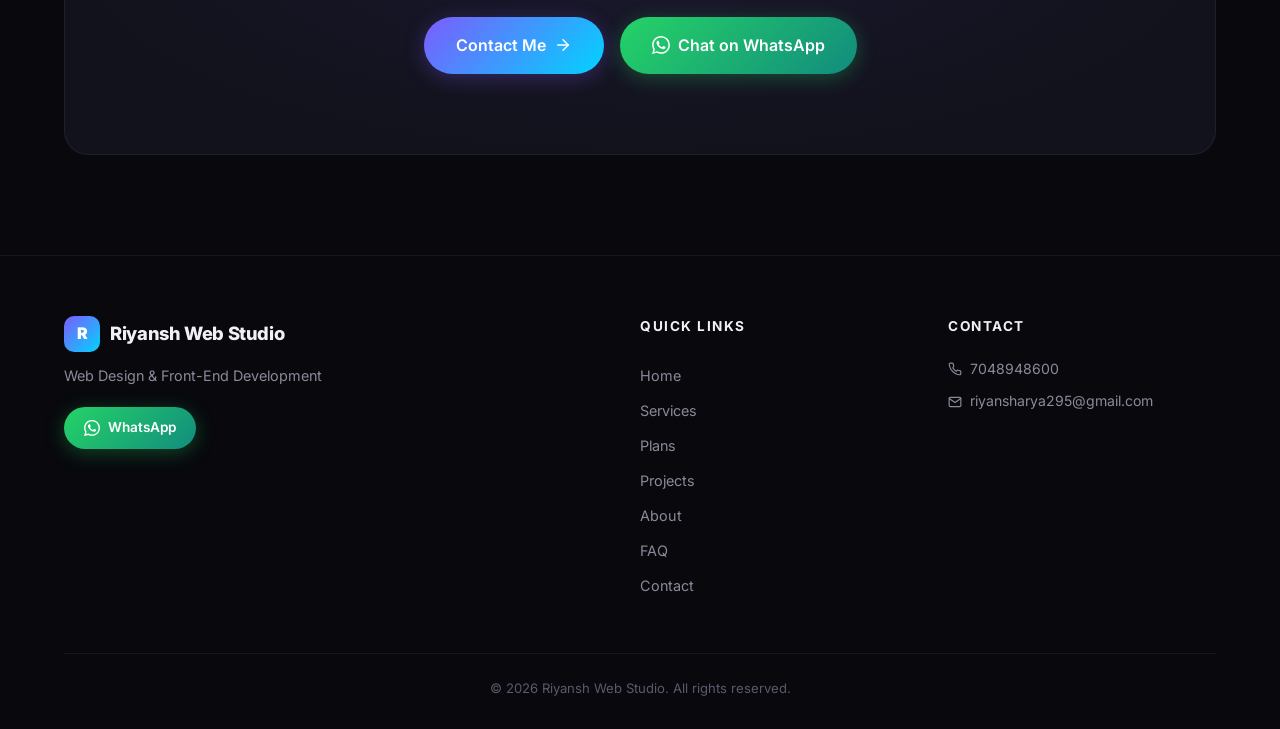
<file: faq.html>
<!DOCTYPE html>
<html lang="en">
<head>
    <meta charset="UTF-8">
    <meta name="viewport" content="width=device-width, initial-scale=1.0">
    <title>FAQ — Riyansh Web Studio</title>
    <meta name="description" content="Frequently asked questions about web development services, pricing, and process at Riyansh Web Studio.">
    <link rel="preconnect" href="https://fonts.googleapis.com">
    <link rel="preconnect" href="https://fonts.gstatic.com" crossorigin>
    <link href="https://fonts.googleapis.com/css2?family=Inter:wght@300;400;500;600;700;800;900&family=JetBrains+Mono:wght@400;500&display=swap" rel="stylesheet">
    <link rel="stylesheet" href="css/style.css">
</head>
<body>
    <!-- Scroll Progress -->
    <div class="scroll-progress"></div>
    <div class="page-loader"><div class="loader-spinner"></div></div>
    <div class="bg-grid"></div>
    <div class="bg-glow bg-glow-1"></div>
    <div class="bg-glow bg-glow-2"></div>
    <div class="bg-orb bg-orb-1"></div>
    <div class="bg-orb bg-orb-2"></div>

    <nav class="navbar">
        <div class="container">
            <a href="index.html" class="nav-logo"><div class="nav-logo-icon">R</div><span>Riyansh Web Studio</span></a>
            <ul class="nav-links">
                <li><a href="index.html">Home</a></li>
                <li><a href="services.html">Services</a></li>
                <li><a href="plans.html">Plans</a></li>
                <li><a href="projects.html">Projects</a></li>
                <li><a href="about.html">About</a></li>
                <li><a href="faq.html" class="active">FAQ</a></li>
                <li><a href="contact.html">Contact</a></li>
            </ul>
            <div class="nav-actions">
                <a href="https://wa.me/917048948600?text=Hi%20Riyansh%2C%20I%27m%20interested%20in%20your%20web%20development%20services." target="_blank" class="btn btn-primary nav-btn nav-btn-desktop">Get Started</a>
                <button class="nav-toggle" aria-label="Menu"><span></span><span></span><span></span></button>
            </div>
        </div>
    </nav>
    <div class="mobile-nav">
        <a href="index.html">Home</a><a href="services.html">Services</a><a href="plans.html">Plans</a><a href="projects.html">Projects</a><a href="about.html">About</a><a href="faq.html" class="active">FAQ</a><a href="contact.html">Contact</a>
        <a href="https://wa.me/917048948600?text=Hi%20Riyansh%2C%20I%27m%20interested%20in%20your%20web%20development%20services." target="_blank" class="btn btn-primary">Get Started</a>
    </div>

    <!-- Page Header -->
    <section class="page-header section" style="padding-bottom: 20px;">
        <div class="container">
            <div class="reveal">
                <span class="section-label">FAQ</span>
                <h1 class="section-title">Frequently Asked <span class="gradient-text">Questions</span></h1>
                <p class="section-subtitle" style="margin: 0 auto;">Everything you need to know about my services and process.</p>
            </div>
        </div>
    </section>

    <!-- FAQ Section -->
    <section class="section" style="padding-top: 40px;">
        <div class="container">
            <div class="faq-wrapper">
                <div class="faq-item reveal">
                    <button class="faq-question">
                        <span>How much does a website cost?</span>
                        <svg class="faq-icon" viewBox="0 0 24 24" fill="none" stroke="currentColor" stroke-width="2" stroke-linecap="round" stroke-linejoin="round"><line x1="12" y1="5" x2="12" y2="19"/><line x1="5" y1="12" x2="19" y2="12"/></svg>
                    </button>
                    <div class="faq-answer">
                        <div class="faq-answer-inner">Plans start at ₹249 for Google Business Profile setup, ₹999 for a Starter Website, ₹1,999 for a Business Website, and ₹3,499 for a Premium Website. Visit the <a href="plans.html" style="color: var(--accent-1);">Plans page</a> for full details and a price calculator.</div>
                    </div>
                </div>
                <div class="faq-item reveal">
                    <button class="faq-question">
                        <span>How long does a website take?</span>
                        <svg class="faq-icon" viewBox="0 0 24 24" fill="none" stroke="currentColor" stroke-width="2" stroke-linecap="round" stroke-linejoin="round"><line x1="12" y1="5" x2="12" y2="19"/><line x1="5" y1="12" x2="19" y2="12"/></svg>
                    </button>
                    <div class="faq-answer">
                        <div class="faq-answer-inner">Most websites are completed within 3–7 days depending on complexity. A simple one-page starter website can be done in 2–3 days, while premium multi-page websites may take up to 10 days. I'll give you a clear timeline before starting.</div>
                    </div>
                </div>
                <div class="faq-item reveal">
                    <button class="faq-question">
                        <span>Do you provide free hosting?</span>
                        <svg class="faq-icon" viewBox="0 0 24 24" fill="none" stroke="currentColor" stroke-width="2" stroke-linecap="round" stroke-linejoin="round"><line x1="12" y1="5" x2="12" y2="19"/><line x1="5" y1="12" x2="19" y2="12"/></svg>
                    </button>
                    <div class="faq-answer">
                        <div class="faq-answer-inner">Yes! For starter websites, I provide free hosting setup so you can get your website live without extra cost. For business and premium plans with custom domains, I can help you set up hosting on your own domain as well.</div>
                    </div>
                </div>
                <div class="faq-item reveal">
                    <button class="faq-question">
                        <span>Can I request custom features?</span>
                        <svg class="faq-icon" viewBox="0 0 24 24" fill="none" stroke="currentColor" stroke-width="2" stroke-linecap="round" stroke-linejoin="round"><line x1="12" y1="5" x2="12" y2="19"/><line x1="5" y1="12" x2="19" y2="12"/></svg>
                    </button>
                    <div class="faq-answer">
                        <div class="faq-answer-inner">Absolutely! Use the <a href="plans.html#calculator" style="color: var(--accent-1);">Price Calculator</a> to select add-ons or <a href="plans.html#builder" style="color: var(--accent-1);">Build Your Website</a> to customize pages and features. You can also discuss custom requirements directly on WhatsApp.</div>
                    </div>
                </div>
                <div class="faq-item reveal">
                    <button class="faq-question">
                        <span>Can I connect my own domain?</span>
                        <svg class="faq-icon" viewBox="0 0 24 24" fill="none" stroke="currentColor" stroke-width="2" stroke-linecap="round" stroke-linejoin="round"><line x1="12" y1="5" x2="12" y2="19"/><line x1="5" y1="12" x2="19" y2="12"/></svg>
                    </button>
                    <div class="faq-answer">
                        <div class="faq-answer-inner">Yes! If you already have a domain (like yourbusiness.com), I can connect it to your website. I can also guide you through purchasing a new domain if needed.</div>
                    </div>
                </div>
                <div class="faq-item reveal">
                    <button class="faq-question">
                        <span>Do you provide WhatsApp integration?</span>
                        <svg class="faq-icon" viewBox="0 0 24 24" fill="none" stroke="currentColor" stroke-width="2" stroke-linecap="round" stroke-linejoin="round"><line x1="12" y1="5" x2="12" y2="19"/><line x1="5" y1="12" x2="19" y2="12"/></svg>
                    </button>
                    <div class="faq-answer">
                        <div class="faq-answer-inner">Yes! WhatsApp integration is available as an add-on for ₹149 or included in higher plans. I'll add a WhatsApp button so customers can contact you directly with one click.</div>
                    </div>
                </div>
                <div class="faq-item reveal">
                    <button class="faq-question">
                        <span>Can you create a website for my local business?</span>
                        <svg class="faq-icon" viewBox="0 0 24 24" fill="none" stroke="currentColor" stroke-width="2" stroke-linecap="round" stroke-linejoin="round"><line x1="12" y1="5" x2="12" y2="19"/><line x1="5" y1="12" x2="19" y2="12"/></svg>
                    </button>
                    <div class="faq-answer">
                        <div class="faq-answer-inner">Yes! I build websites for all types of local businesses — restaurants, shops, gyms, coaching centres, salons, and more. I'll create a professional website that helps your business get found online and attract more customers.</div>
                    </div>
                </div>
                <div class="faq-item reveal">
                    <button class="faq-question">
                        <span>What is included in Premium?</span>
                        <svg class="faq-icon" viewBox="0 0 24 24" fill="none" stroke="currentColor" stroke-width="2" stroke-linecap="round" stroke-linejoin="round"><line x1="12" y1="5" x2="12" y2="19"/><line x1="5" y1="12" x2="19" y2="12"/></svg>
                    </button>
                    <div class="faq-answer">
                        <div class="faq-answer-inner">The Premium plan (₹3,499) includes everything in Business plus: multiple premium pages, advanced UI/UX, advanced animations, advanced gallery, FAQ section, product/service filtering, enquiry/booking system, Google Reviews section, advanced SEO, performance optimization, and 3 revisions.</div>
                    </div>
                </div>
                <div class="faq-item reveal">
                    <button class="faq-question">
                        <span>How does the order process work?</span>
                        <svg class="faq-icon" viewBox="0 0 24 24" fill="none" stroke="currentColor" stroke-width="2" stroke-linecap="round" stroke-linejoin="round"><line x1="12" y1="5" x2="12" y2="19"/><line x1="5" y1="12" x2="19" y2="12"/></svg>
                    </button>
                    <div class="faq-answer">
                        <div class="faq-answer-inner">Simple! Choose your plan on the <a href="plans.html" style="color: var(--accent-1);">Plans page</a>, use the checkout to place your order, and you'll receive an Order ID. Then continue on WhatsApp where we discuss details, I build your website, share it for review, make changes, and launch it.</div>
                    </div>
                </div>
                <div class="faq-item reveal">
                    <button class="faq-question">
                        <span>How do revisions work?</span>
                        <svg class="faq-icon" viewBox="0 0 24 24" fill="none" stroke="currentColor" stroke-width="2" stroke-linecap="round" stroke-linejoin="round"><line x1="12" y1="5" x2="12" y2="19"/><line x1="5" y1="12" x2="19" y2="12"/></svg>
                    </button>
                    <div class="faq-answer">
                        <div class="faq-answer-inner">Each plan includes a set number of revisions: Starter (1), Business (2), Premium (3). After I share the initial design, you can request changes. Each revision round lets you provide feedback and I'll update the website accordingly. Additional revisions can be discussed on WhatsApp.</div>
                    </div>
                </div>
            </div>
        </div>
    </section>

    <!-- CTA -->
    <section class="cta-section">
        <div class="container">
            <div class="cta-box reveal">
                <h2 class="cta-title">Still Have <span class="gradient-text">Questions?</span></h2>
                <p class="cta-desc">Feel free to reach out. I'm happy to help and discuss your project.</p>
                <div class="cta-buttons">
                    <a href="contact.html" class="btn btn-primary">Contact Me <svg width="18" height="18" viewBox="0 0 24 24" fill="none" stroke="currentColor" stroke-width="2" stroke-linecap="round" stroke-linejoin="round"><line x1="5" y1="12" x2="19" y2="12"/><polyline points="12 5 19 12 12 19"/></svg></a>
                    <a href="https://wa.me/917048948600?text=Hi%20Riyansh%2C%20I%20have%20a%20question%20about%20your%20services." target="_blank" class="btn btn-whatsapp"><svg width="18" height="18" viewBox="0 0 24 24" fill="#fff"><path d="M17.472 14.382c-.297-.149-1.758-.867-2.03-.967-.273-.099-.471-.148-.67.15-.197.297-.767.966-.94 1.164-.173.199-.347.223-.644.075-.297-.15-1.255-.463-2.39-1.475-.883-.788-1.48-1.761-1.653-2.059-.173-.297-.018-.458.13-.606.134-.133.298-.347.446-.52.149-.174.198-.298.298-.497.099-.198.05-.371-.025-.52-.075-.149-.669-1.612-.916-2.207-.242-.579-.487-.5-.669-.51-.173-.008-.371-.01-.57-.01-.198 0-.52.074-.792.372-.272.297-1.04 1.016-1.04 2.479 0 1.462 1.065 2.875 1.213 3.074.149.198 2.096 3.2 5.077 4.487.709.306 1.262.489 1.694.625.712.227 1.36.195 1.871.118.571-.085 1.758-.719 2.006-1.413.248-.694.248-1.289.173-1.413-.074-.124-.272-.198-.57-.347m-5.421 7.403h-.004a9.87 9.87 0 01-5.031-1.378l-.361-.214-3.741.982.998-3.648-.235-.374a9.86 9.86 0 01-1.51-5.26c.001-5.45 4.436-9.884 9.888-9.884 2.64 0 5.122 1.03 6.988 2.898a9.825 9.825 0 012.893 6.994c-.003 5.45-4.437 9.884-9.885 9.884m8.413-18.297A11.815 11.815 0 0012.05 0C5.495 0 .16 5.335.157 11.892c0 2.096.547 4.142 1.588 5.945L.057 24l6.305-1.654a11.882 11.882 0 005.683 1.448h.005c6.554 0 11.89-5.335 11.893-11.893a11.821 11.821 0 00-3.48-8.413z"/></svg> Chat on WhatsApp</a>
                </div>
            </div>
        </div>
    </section>

    <!-- Footer -->
    <footer class="footer">
        <div class="container">
            <div class="footer-grid">
                <div>
                    <a href="index.html" class="nav-logo"><div class="nav-logo-icon">R</div><span>Riyansh Web Studio</span></a>
                    <p class="footer-brand-desc">Web Design &amp; Front-End Development</p>
                    <div class="footer-whatsapp-cta"><a href="https://wa.me/917048948600?text=Hi%20Riyansh%2C%20I%27m%20interested%20in%20your%20web%20development%20services." target="_blank" class="btn btn-whatsapp"><svg width="16" height="16" viewBox="0 0 24 24" fill="#fff"><path d="M17.472 14.382c-.297-.149-1.758-.867-2.03-.967-.273-.099-.471-.148-.67.15-.197.297-.767.966-.94 1.164-.173.199-.347.223-.644.075-.297-.15-1.255-.463-2.39-1.475-.883-.788-1.48-1.761-1.653-2.059-.173-.297-.018-.458.13-.606.134-.133.298-.347.446-.52.149-.174.198-.298.298-.497.099-.198.05-.371-.025-.52-.075-.149-.669-1.612-.916-2.207-.242-.579-.487-.5-.669-.51-.173-.008-.371-.01-.57-.01-.198 0-.52.074-.792.372-.272.297-1.04 1.016-1.04 2.479 0 1.462 1.065 2.875 1.213 3.074.149.198 2.096 3.2 5.077 4.487.709.306 1.262.489 1.694.625.712.227 1.36.195 1.871.118.571-.085 1.758-.719 2.006-1.413.248-.694.248-1.289.173-1.413-.074-.124-.272-.198-.57-.347m-5.421 7.403h-.004a9.87 9.87 0 01-5.031-1.378l-.361-.214-3.741.982.998-3.648-.235-.374a9.86 9.86 0 01-1.51-5.26c.001-5.45 4.436-9.884 9.888-9.884 2.64 0 5.122 1.03 6.988 2.898a9.825 9.825 0 012.893 6.994c-.003 5.45-4.437 9.884-9.885 9.884m8.413-18.297A11.815 11.815 0 0012.05 0C5.495 0 .16 5.335.157 11.892c0 2.096.547 4.142 1.588 5.945L.057 24l6.305-1.654a11.882 11.882 0 005.683 1.448h.005c6.554 0 11.89-5.335 11.893-11.893a11.821 11.821 0 00-3.48-8.413z"/></svg> WhatsApp</a></div>
                </div>
                <div>
                    <h4 class="footer-heading">Quick Links</h4>
                    <div class="footer-links"><a href="index.html">Home</a><a href="services.html">Services</a><a href="plans.html">Plans</a><a href="projects.html">Projects</a><a href="about.html">About</a><a href="faq.html">FAQ</a><a href="contact.html">Contact</a></div>
                </div>
                <div>
                    <h4 class="footer-heading">Contact</h4>
                    <div class="footer-contact-item"><svg width="14" height="14" viewBox="0 0 24 24" fill="none" stroke="currentColor" stroke-width="2" stroke-linecap="round" stroke-linejoin="round"><path d="M22 16.92v3a2 2 0 0 1-2.18 2 19.79 19.79 0 0 1-8.63-3.07 19.5 19.5 0 0 1-6-6 19.79 19.79 0 0 1-3.07-8.67A2 2 0 0 1 4.11 2h3a2 2 0 0 1 2 1.72c.13.88.36 1.75.7 2.58a2 2 0 0 1-.45 2.11L8.09 9.91a16 16 0 0 0 6 6l1.27-1.27a2 2 0 0 1 2.11-.45c.83.34 1.7.57 2.58.7A2 2 0 0 1 22 16.92z"/></svg><a href="tel:7048948600">7048948600</a></div>
                    <div class="footer-contact-item"><svg width="14" height="14" viewBox="0 0 24 24" fill="none" stroke="currentColor" stroke-width="2" stroke-linecap="round" stroke-linejoin="round"><path d="M4 4h16c1.1 0 2 .9 2 2v12c0 1.1-.9 2-2 2H4c-1.1 0-2-.9-2-2V6c0-1.1.9-2 2-2z"/><polyline points="22,6 12,13 2,6"/></svg><a href="mailto:riyansharya295@gmail.com">riyansharya295@gmail.com</a></div>
                </div>
            </div>
            <div class="footer-bottom"><p>&copy; 2026 Riyansh Web Studio. All rights reserved.</p></div>
        </div>
    </footer>

    <button class="back-to-top" aria-label="Back to top"><svg viewBox="0 0 24 24" fill="none" stroke="currentColor" stroke-width="2" stroke-linecap="round" stroke-linejoin="round"><polyline points="18 15 12 9 6 15"/></svg></button>
    <script src="js/script.js"></script>
</body>
</html>
</file>
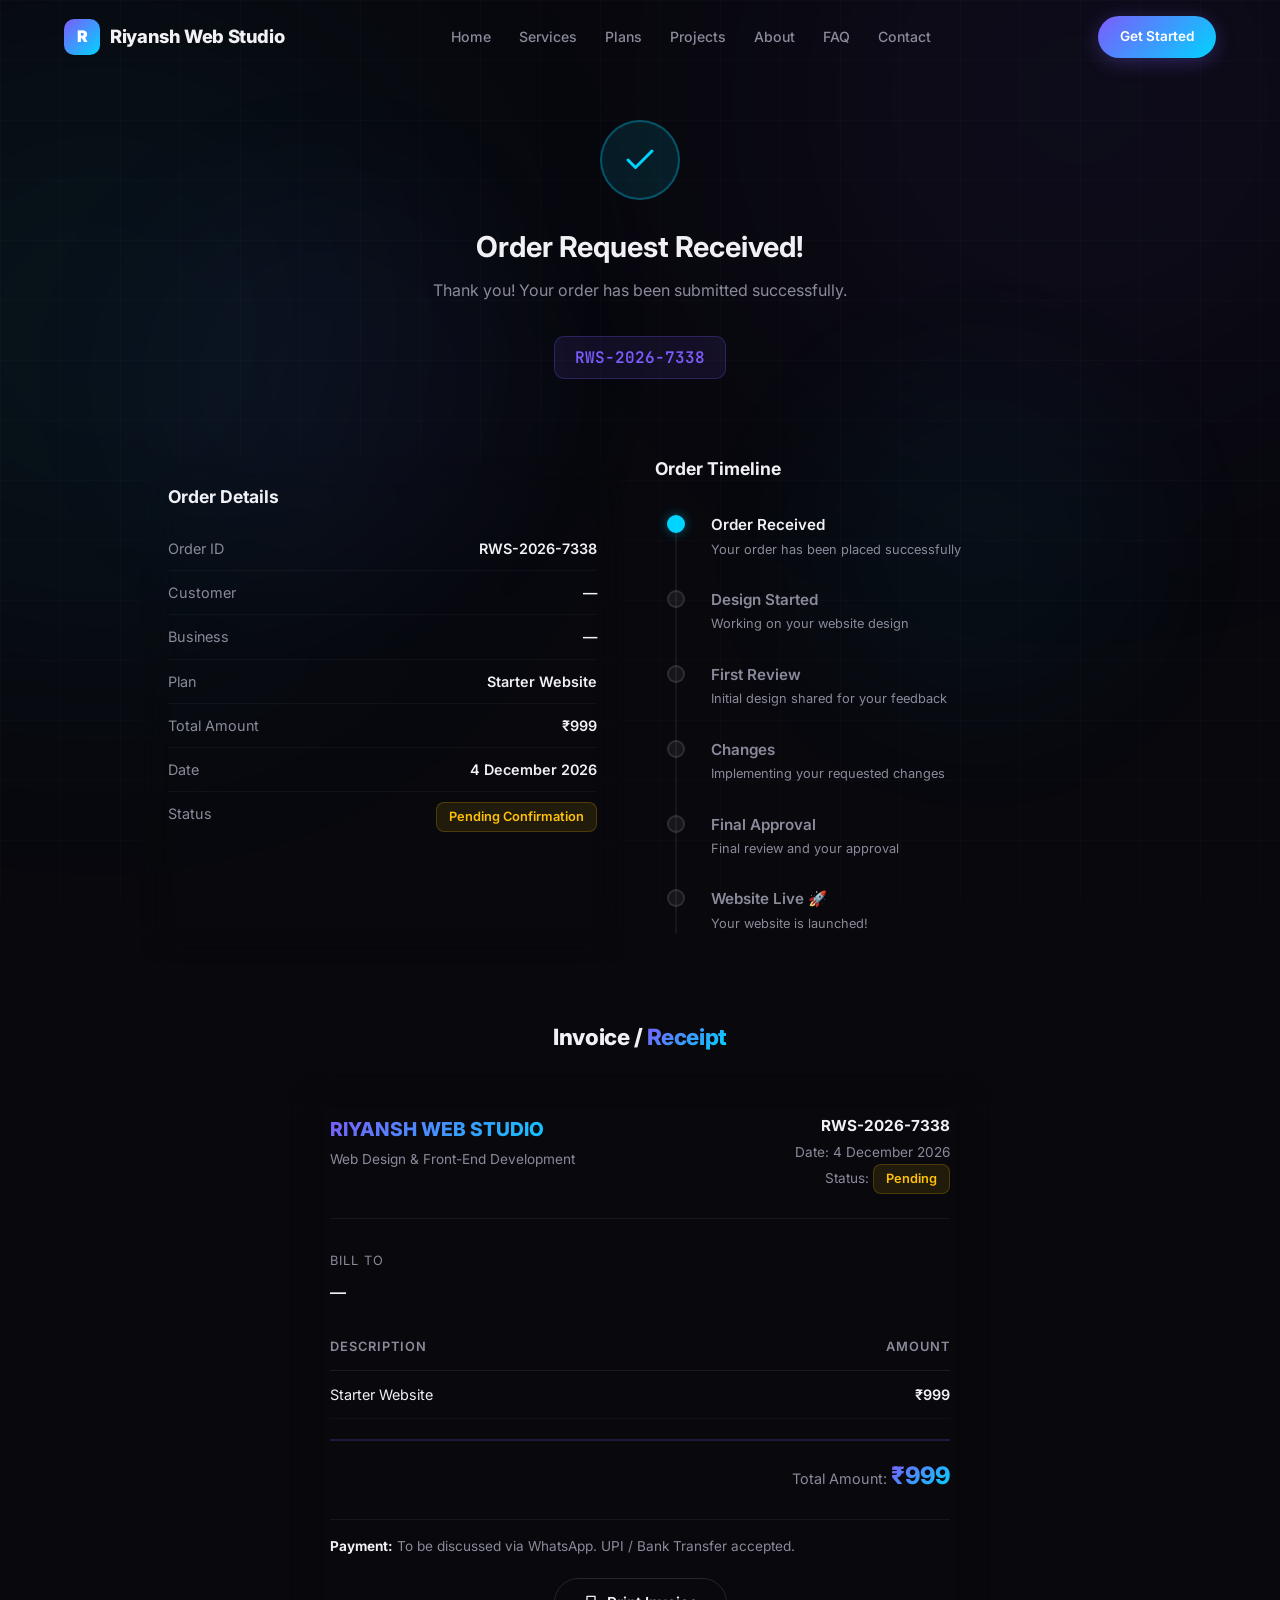
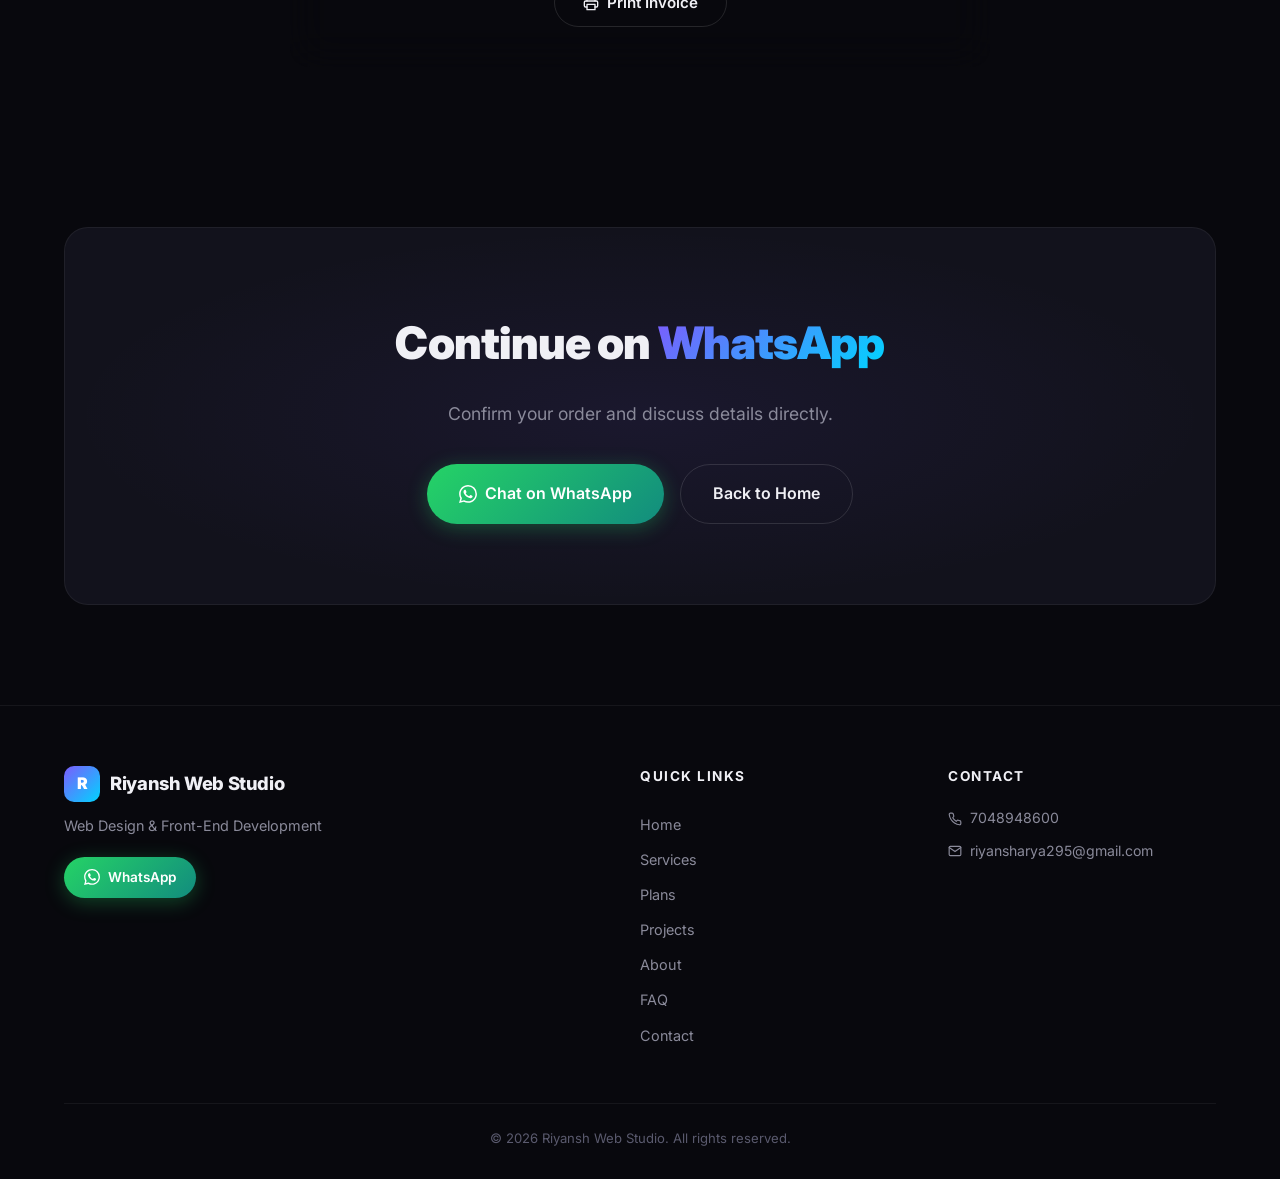
<file: order.html>
<!DOCTYPE html>
<html lang="en">
<head>
    <meta charset="UTF-8">
    <meta name="viewport" content="width=device-width, initial-scale=1.0">
    <title>Order Status — Riyansh Web Studio</title>
    <meta name="description" content="Track your website order status. View your order details, timeline, and invoice.">
    <link rel="preconnect" href="https://fonts.googleapis.com">
    <link rel="preconnect" href="https://fonts.gstatic.com" crossorigin>
    <link href="https://fonts.googleapis.com/css2?family=Inter:wght@300;400;500;600;700;800;900&family=JetBrains+Mono:wght@400;500&display=swap" rel="stylesheet">
    <link rel="stylesheet" href="css/style.css">
</head>
<body>
    <div class="scroll-progress"></div>
    <div class="page-loader"><div class="loader-spinner"></div></div>
    <div class="bg-grid"></div>
    <div class="bg-glow bg-glow-1"></div>
    <div class="bg-glow bg-glow-2"></div>
    <div class="bg-orb bg-orb-1"></div>
    <div class="bg-orb bg-orb-2"></div>

    <nav class="navbar">
        <div class="container">
            <a href="index.html" class="nav-logo"><div class="nav-logo-icon">R</div><span>Riyansh Web Studio</span></a>
            <ul class="nav-links">
                <li><a href="index.html">Home</a></li>
                <li><a href="services.html">Services</a></li>
                <li><a href="plans.html">Plans</a></li>
                <li><a href="projects.html">Projects</a></li>
                <li><a href="about.html">About</a></li>
                <li><a href="faq.html">FAQ</a></li>
                <li><a href="contact.html">Contact</a></li>
            </ul>
            <div class="nav-actions">
                <a href="https://wa.me/917048948600?text=Hi%20Riyansh%2C%20I%27m%20interested%20in%20your%20web%20development%20services." target="_blank" class="btn btn-primary nav-btn nav-btn-desktop">Get Started</a>
                <button class="nav-toggle" aria-label="Menu"><span></span><span></span><span></span></button>
            </div>
        </div>
    </nav>
    <div class="mobile-nav">
        <a href="index.html">Home</a><a href="services.html">Services</a><a href="plans.html">Plans</a><a href="projects.html">Projects</a><a href="about.html">About</a><a href="faq.html">FAQ</a><a href="contact.html">Contact</a>
        <a href="https://wa.me/917048948600?text=Hi%20Riyansh%2C%20I%27m%20interested%20in%20your%20web%20development%20services." target="_blank" class="btn btn-primary">Get Started</a>
    </div>

    <!-- Order Confirmation -->
    <section class="section" style="padding-top: 120px; padding-bottom: 40px;">
        <div class="container">
            <div class="order-success reveal">
                <div class="order-success-icon">
                    <svg viewBox="0 0 24 24" fill="none" stroke="currentColor" stroke-width="2" stroke-linecap="round" stroke-linejoin="round"><polyline points="20 6 9 17 4 12"/></svg>
                </div>
                <h1 style="font-size: 1.8rem; font-weight: 700; color: var(--text-primary); margin-bottom: 8px;">Order Request Received!</h1>
                <p style="color: var(--text-secondary); margin-bottom: 16px;">Thank you! Your order has been submitted successfully.</p>
                <div class="order-id-badge" id="displayOrderId">RWS-2026-0000</div>
            </div>
        </div>
    </section>

    <!-- Order Details + Tracking -->
    <section class="section" style="padding-top: 20px; padding-bottom: 40px;">
        <div class="container">
            <div style="display: grid; grid-template-columns: 1fr 1fr; gap: 30px; max-width: 1000px; margin: 0 auto;" class="order-grid-layout">

                <!-- Order Details -->
                <div class="order-details-card reveal" style="margin: 0;">
                    <h3 style="font-size: 1.1rem; font-weight: 700; color: var(--text-primary); margin-bottom: 16px;">Order Details</h3>
                    <div class="order-detail-row"><span class="order-detail-label">Order ID</span><span class="order-detail-value" id="detailOrderId">—</span></div>
                    <div class="order-detail-row"><span class="order-detail-label">Customer</span><span class="order-detail-value" id="detailName">—</span></div>
                    <div class="order-detail-row"><span class="order-detail-label">Business</span><span class="order-detail-value" id="detailBusiness">—</span></div>
                    <div class="order-detail-row"><span class="order-detail-label">Plan</span><span class="order-detail-value" id="detailPlan">—</span></div>
                    <div class="order-detail-row"><span class="order-detail-label">Total Amount</span><span class="order-detail-value" id="detailTotal">—</span></div>
                    <div class="order-detail-row"><span class="order-detail-label">Date</span><span class="order-detail-value" id="detailDate">—</span></div>
                    <div class="order-detail-row"><span class="order-detail-label">Status</span><span class="order-detail-value"><span class="invoice-status pending">Pending Confirmation</span></span></div>
                </div>

                <!-- Tracking Timeline -->
                <div class="reveal" style="margin: 0;">
                    <h3 style="font-size: 1.1rem; font-weight: 700; color: var(--text-primary); margin-bottom: 20px;">Order Timeline</h3>
                    <div class="tracking-timeline">
                        <div class="timeline-item current">
                            <div class="timeline-dot"></div>
                            <div class="timeline-title">Order Received</div>
                            <div class="timeline-desc">Your order has been placed successfully</div>
                        </div>
                        <div class="timeline-item">
                            <div class="timeline-dot"></div>
                            <div class="timeline-title">Design Started</div>
                            <div class="timeline-desc">Working on your website design</div>
                        </div>
                        <div class="timeline-item">
                            <div class="timeline-dot"></div>
                            <div class="timeline-title">First Review</div>
                            <div class="timeline-desc">Initial design shared for your feedback</div>
                        </div>
                        <div class="timeline-item">
                            <div class="timeline-dot"></div>
                            <div class="timeline-title">Changes</div>
                            <div class="timeline-desc">Implementing your requested changes</div>
                        </div>
                        <div class="timeline-item">
                            <div class="timeline-dot"></div>
                            <div class="timeline-title">Final Approval</div>
                            <div class="timeline-desc">Final review and your approval</div>
                        </div>
                        <div class="timeline-item">
                            <div class="timeline-dot"></div>
                            <div class="timeline-title">Website Live 🚀</div>
                            <div class="timeline-desc">Your website is launched!</div>
                        </div>
                    </div>
                </div>
            </div>
        </div>
    </section>

    <!-- Invoice -->
    <section class="section" style="padding-top: 20px; padding-bottom: 60px;">
        <div class="container">
            <div class="reveal text-center" style="margin-bottom: 24px;">
                <h2 class="section-title" style="font-size: 1.4rem;">Invoice / <span class="gradient-text">Receipt</span></h2>
            </div>
            <div class="invoice-wrapper reveal" id="invoicePrint">
                <div class="invoice-header">
                    <div>
                        <div class="invoice-brand">RIYANSH WEB STUDIO</div>
                        <p style="color: var(--text-secondary); font-size: 0.85rem; margin-top: 4px;">Web Design & Front-End Development</p>
                    </div>
                    <div class="invoice-meta">
                        <strong id="invoiceOrderId">Invoice</strong>
                        <span id="invoiceDate">Date: —</span><br>
                        <span>Status: <span class="invoice-status pending">Pending</span></span>
                    </div>
                </div>

                <div style="margin-bottom: 20px;">
                    <p style="font-size: 0.8rem; color: var(--text-secondary); text-transform: uppercase; letter-spacing: 1px; margin-bottom: 8px;">Bill To</p>
                    <p style="color: var(--text-primary); font-weight: 600;" id="invoiceName">—</p>
                    <p style="color: var(--text-secondary); font-size: 0.9rem;" id="invoiceBusiness">—</p>
                    <p style="color: var(--text-secondary); font-size: 0.9rem;" id="invoiceWhatsapp">—</p>
                </div>

                <table class="invoice-table">
                    <thead>
                        <tr><th>Description</th><th style="text-align: right;">Amount</th></tr>
                    </thead>
                    <tbody>
                        <tr><td id="invoicePlanName">Website Plan</td><td id="invoicePlanPrice" style="text-align: right;">₹0</td></tr>
                    </tbody>
                </table>

                <div class="invoice-total">
                    <span class="invoice-total-label">Total Amount: </span>
                    <span class="invoice-total-amount" id="invoiceTotal">₹0</span>
                </div>

                <div style="margin-top: 24px; padding-top: 16px; border-top: 1px solid rgba(255,255,255,0.06);">
                    <p style="font-size: 0.85rem; color: var(--text-secondary);"><strong style="color: var(--text-primary);">Payment:</strong> To be discussed via WhatsApp. UPI / Bank Transfer accepted.</p>
                </div>

                <div style="margin-top: 20px; text-align: center;">
                    <button onclick="window.print()" class="btn btn-secondary">
                        <svg width="16" height="16" viewBox="0 0 24 24" fill="none" stroke="currentColor" stroke-width="2" stroke-linecap="round" stroke-linejoin="round"><polyline points="6 9 6 2 18 2 18 9"/><path d="M6 18H4a2 2 0 0 1-2-2v-5a2 2 0 0 1 2-2h16a2 2 0 0 1 2 2v5a2 2 0 0 1-2 2h-2"/><rect x="6" y="14" width="12" height="8"/></svg>
                        Print Invoice
                    </button>
                </div>
            </div>
        </div>
    </section>

    <!-- CTA -->
    <section class="cta-section">
        <div class="container">
            <div class="cta-box reveal">
                <h2 class="cta-title">Continue on <span class="gradient-text">WhatsApp</span></h2>
                <p class="cta-desc">Confirm your order and discuss details directly.</p>
                <div class="cta-buttons">
                    <a href="https://wa.me/917048948600?text=Hi%20Riyansh%2C%20I%20just%20placed%20an%20order%20on%20your%20website.%20Please%20confirm." target="_blank" class="btn btn-whatsapp">
                        <svg width="18" height="18" viewBox="0 0 24 24" fill="#fff"><path d="M17.472 14.382c-.297-.149-1.758-.867-2.03-.967-.273-.099-.471-.148-.67.15-.197.297-.767.966-.94 1.164-.173.199-.347.223-.644.075-.297-.15-1.255-.463-2.39-1.475-.883-.788-1.48-1.761-1.653-2.059-.173-.297-.018-.458.13-.606.134-.133.298-.347.446-.52.149-.174.198-.298.298-.497.099-.198.05-.371-.025-.52-.075-.149-.669-1.612-.916-2.207-.242-.579-.487-.5-.669-.51-.173-.008-.371-.01-.57-.01-.198 0-.52.074-.792.372-.272.297-1.04 1.016-1.04 2.479 0 1.462 1.065 2.875 1.213 3.074.149.198 2.096 3.2 5.077 4.487.709.306 1.262.489 1.694.625.712.227 1.36.195 1.871.118.571-.085 1.758-.719 2.006-1.413.248-.694.248-1.289.173-1.413-.074-.124-.272-.198-.57-.347m-5.421 7.403h-.004a9.87 9.87 0 01-5.031-1.378l-.361-.214-3.741.982.998-3.648-.235-.374a9.86 9.86 0 01-1.51-5.26c.001-5.45 4.436-9.884 9.888-9.884 2.64 0 5.122 1.03 6.988 2.898a9.825 9.825 0 012.893 6.994c-.003 5.45-4.437 9.884-9.885 9.884m8.413-18.297A11.815 11.815 0 0012.05 0C5.495 0 .16 5.335.157 11.892c0 2.096.547 4.142 1.588 5.945L.057 24l6.305-1.654a11.882 11.882 0 005.683 1.448h.005c6.554 0 11.89-5.335 11.893-11.893a11.821 11.821 0 00-3.48-8.413z"/></svg>
                        Chat on WhatsApp
                    </a>
                    <a href="index.html" class="btn btn-secondary">Back to Home</a>
                </div>
            </div>
        </div>
    </section>

    <!-- Footer -->
    <footer class="footer">
        <div class="container">
            <div class="footer-grid">
                <div>
                    <a href="index.html" class="nav-logo"><div class="nav-logo-icon">R</div><span>Riyansh Web Studio</span></a>
                    <p class="footer-brand-desc">Web Design & Front-End Development</p>
                    <div class="footer-whatsapp-cta"><a href="https://wa.me/917048948600?text=Hi%20Riyansh%2C%20I%27m%20interested%20in%20your%20web%20development%20services." target="_blank" class="btn btn-whatsapp"><svg width="16" height="16" viewBox="0 0 24 24" fill="#fff"><path d="M17.472 14.382c-.297-.149-1.758-.867-2.03-.967-.273-.099-.471-.148-.67.15-.197.297-.767.966-.94 1.164-.173.199-.347.223-.644.075-.297-.15-1.255-.463-2.39-1.475-.883-.788-1.48-1.761-1.653-2.059-.173-.297-.018-.458.13-.606.134-.133.298-.347.446-.52.149-.174.198-.298.298-.497.099-.198.05-.371-.025-.52-.075-.149-.669-1.612-.916-2.207-.242-.579-.487-.5-.669-.51-.173-.008-.371-.01-.57-.01-.198 0-.52.074-.792.372-.272.297-1.04 1.016-1.04 2.479 0 1.462 1.065 2.875 1.213 3.074.149.198 2.096 3.2 5.077 4.487.709.306 1.262.489 1.694.625.712.227 1.36.195 1.871.118.571-.085 1.758-.719 2.006-1.413.248-.694.248-1.289.173-1.413-.074-.124-.272-.198-.57-.347m-5.421 7.403h-.004a9.87 9.87 0 01-5.031-1.378l-.361-.214-3.741.982.998-3.648-.235-.374a9.86 9.86 0 01-1.51-5.26c.001-5.45 4.436-9.884 9.888-9.884 2.64 0 5.122 1.03 6.988 2.898a9.825 9.825 0 012.893 6.994c-.003 5.45-4.437 9.884-9.885 9.884m8.413-18.297A11.815 11.815 0 0012.05 0C5.495 0 .16 5.335.157 11.892c0 2.096.547 4.142 1.588 5.945L.057 24l6.305-1.654a11.882 11.882 0 005.683 1.448h.005c6.554 0 11.89-5.335 11.893-11.893a11.821 11.821 0 00-3.48-8.413z"/></svg> WhatsApp</a></div>
                </div>
                <div>
                    <h4 class="footer-heading">Quick Links</h4>
                    <div class="footer-links"><a href="index.html">Home</a><a href="services.html">Services</a><a href="plans.html">Plans</a><a href="projects.html">Projects</a><a href="about.html">About</a><a href="faq.html">FAQ</a><a href="contact.html">Contact</a></div>
                </div>
                <div>
                    <h4 class="footer-heading">Contact</h4>
                    <div class="footer-contact-item"><svg width="14" height="14" viewBox="0 0 24 24" fill="none" stroke="currentColor" stroke-width="2" stroke-linecap="round" stroke-linejoin="round"><path d="M22 16.92v3a2 2 0 0 1-2.18 2 19.79 19.79 0 0 1-8.63-3.07 19.5 19.5 0 0 1-6-6 19.79 19.79 0 0 1-3.07-8.67A2 2 0 0 1 4.11 2h3a2 2 0 0 1 2 1.72c.13.88.36 1.75.7 2.58a2 2 0 0 1-.45 2.11L8.09 9.91a16 16 0 0 0 6 6l1.27-1.27a2 2 0 0 1 2.11-.45c.83.34 1.7.57 2.58.7A2 2 0 0 1 22 16.92z"/></svg><a href="tel:7048948600">7048948600</a></div>
                    <div class="footer-contact-item"><svg width="14" height="14" viewBox="0 0 24 24" fill="none" stroke="currentColor" stroke-width="2" stroke-linecap="round" stroke-linejoin="round"><path d="M4 4h16c1.1 0 2 .9 2 2v12c0 1.1-.9 2-2 2H4c-1.1 0-2-.9-2-2V6c0-1.1.9-2 2-2z"/><polyline points="22,6 12,13 2,6"/></svg><a href="mailto:riyansharya295@gmail.com">riyansharya295@gmail.com</a></div>
                </div>
            </div>
            <div class="footer-bottom"><p>&copy; 2026 Riyansh Web Studio. All rights reserved.</p></div>
        </div>
    </footer>

    <button class="back-to-top" aria-label="Back to top"><svg viewBox="0 0 24 24" fill="none" stroke="currentColor" stroke-width="2" stroke-linecap="round" stroke-linejoin="round"><polyline points="18 15 12 9 6 15"/></svg></button>

    <script src="js/script.js"></script>
    <script>
        // Populate order page from URL params
        document.addEventListener('DOMContentLoaded', () => {
            const params = new URLSearchParams(window.location.search);
            const orderId = params.get('id') || 'RWS-2026-' + Math.floor(1000 + Math.random() * 9000);
            const plan = params.get('plan') || 'Starter Website';
            const total = params.get('total') || '999';
            const name = params.get('name') || '';
            const business = params.get('business') || '';
            const whatsapp = params.get('whatsapp') || '';
            const today = new Date().toLocaleDateString('en-IN', { day: 'numeric', month: 'long', year: 'numeric' });

            // Order details
            document.getElementById('displayOrderId').textContent = orderId;
            document.getElementById('detailOrderId').textContent = orderId;
            document.getElementById('detailName').textContent = name || '—';
            document.getElementById('detailBusiness').textContent = business || '—';
            document.getElementById('detailPlan').textContent = plan;
            document.getElementById('detailTotal').textContent = '₹' + parseInt(total).toLocaleString('en-IN');
            document.getElementById('detailDate').textContent = today;

            // Invoice
            document.getElementById('invoiceOrderId').textContent = orderId;
            document.getElementById('invoiceDate').textContent = 'Date: ' + today;
            document.getElementById('invoiceName').textContent = name || '—';
            document.getElementById('invoiceBusiness').textContent = business || '';
            document.getElementById('invoiceWhatsapp').textContent = whatsapp ? 'WhatsApp: ' + whatsapp : '';
            document.getElementById('invoicePlanName').textContent = plan;
            document.getElementById('invoicePlanPrice').textContent = '₹' + parseInt(total).toLocaleString('en-IN');
            document.getElementById('invoiceTotal').textContent = '₹' + parseInt(total).toLocaleString('en-IN');
        });
    </script>
    <style>
        @media (max-width: 768px) {
            .order-grid-layout { grid-template-columns: 1fr !important; }
        }
    </style>
</body>
</html>
</file>
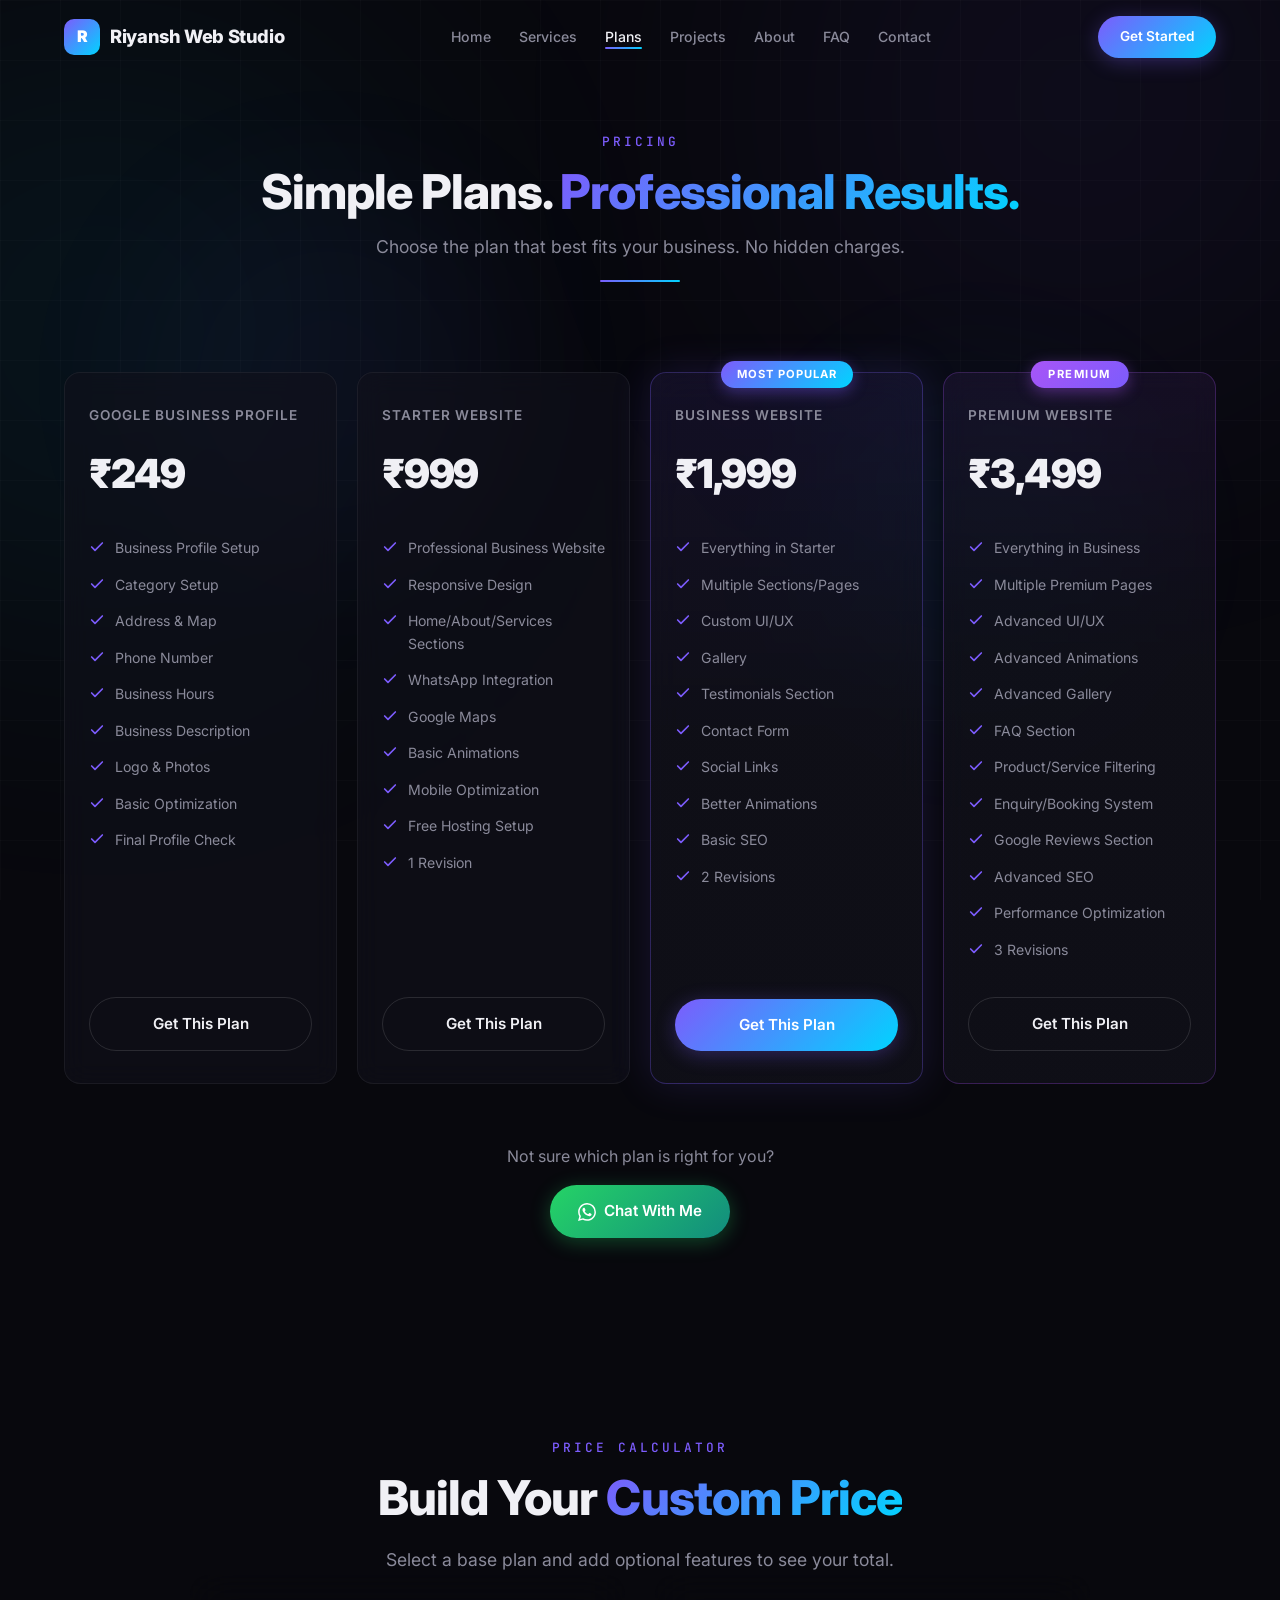
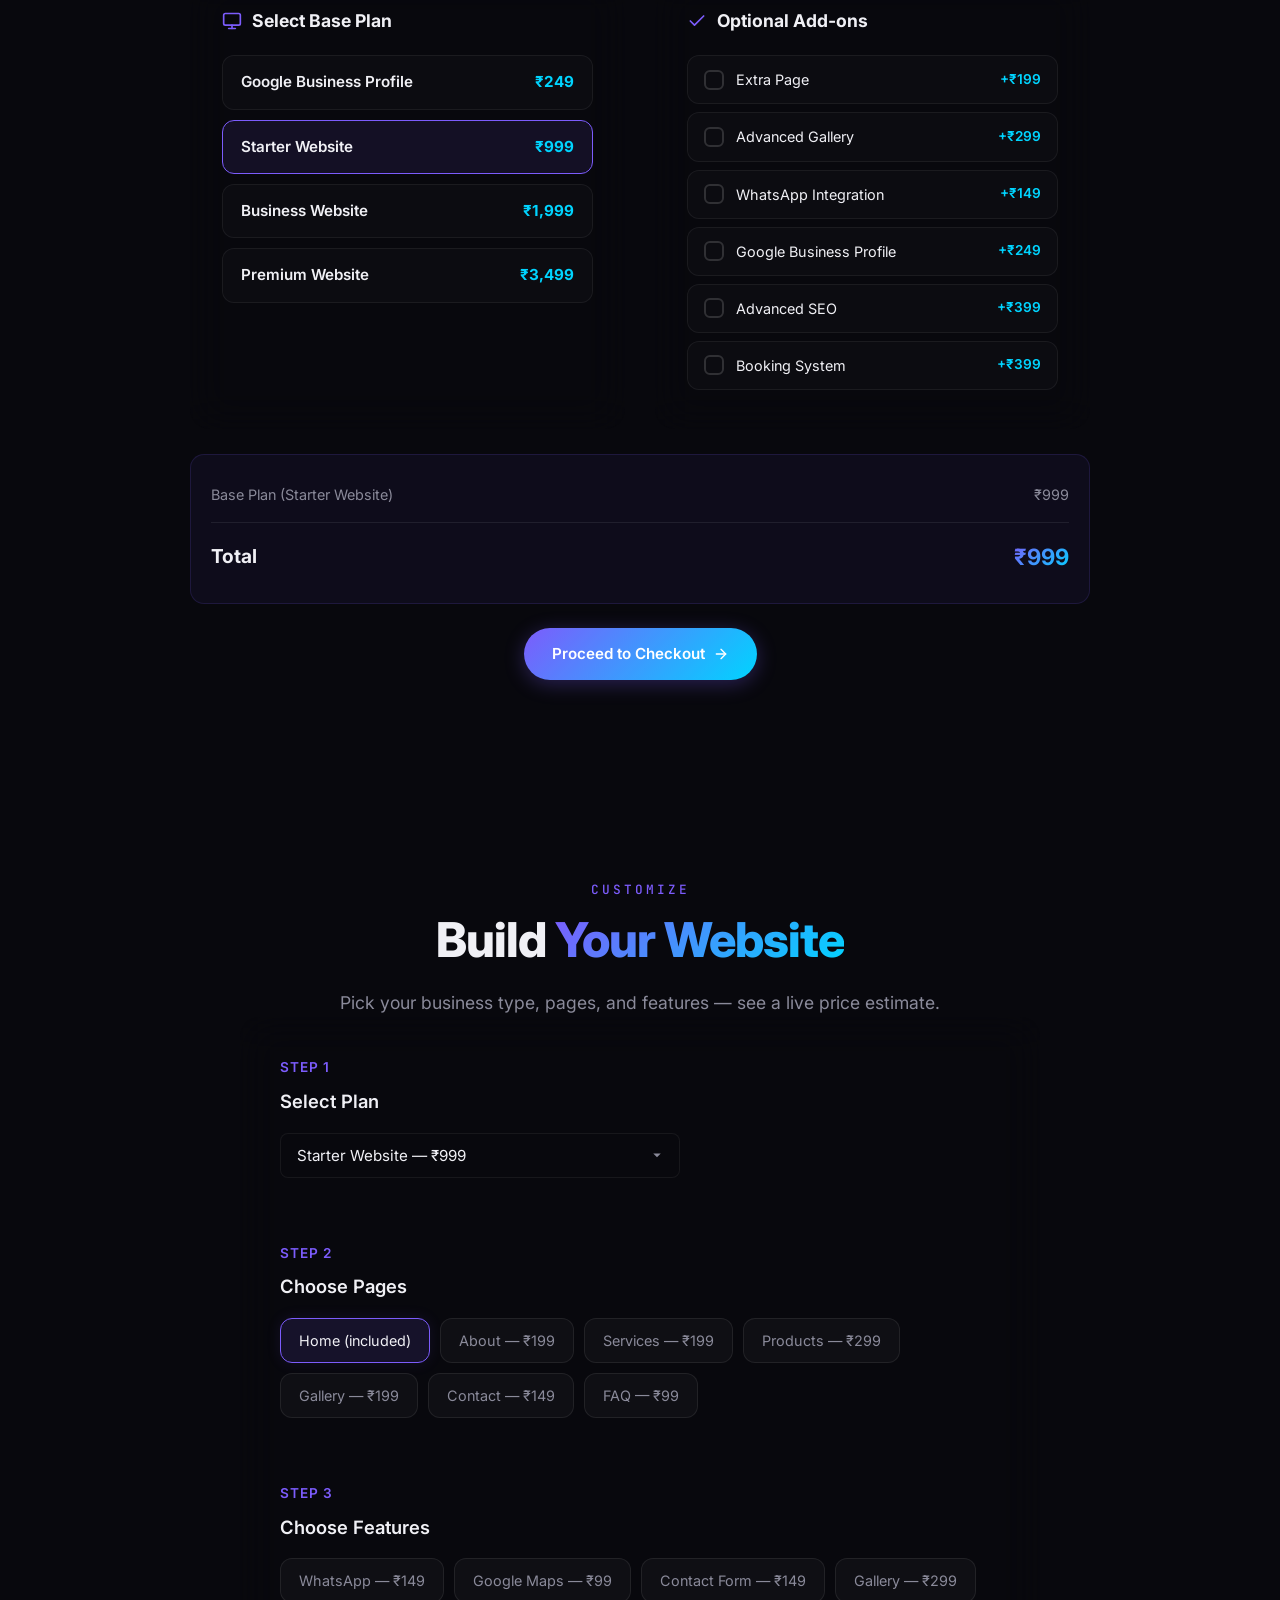
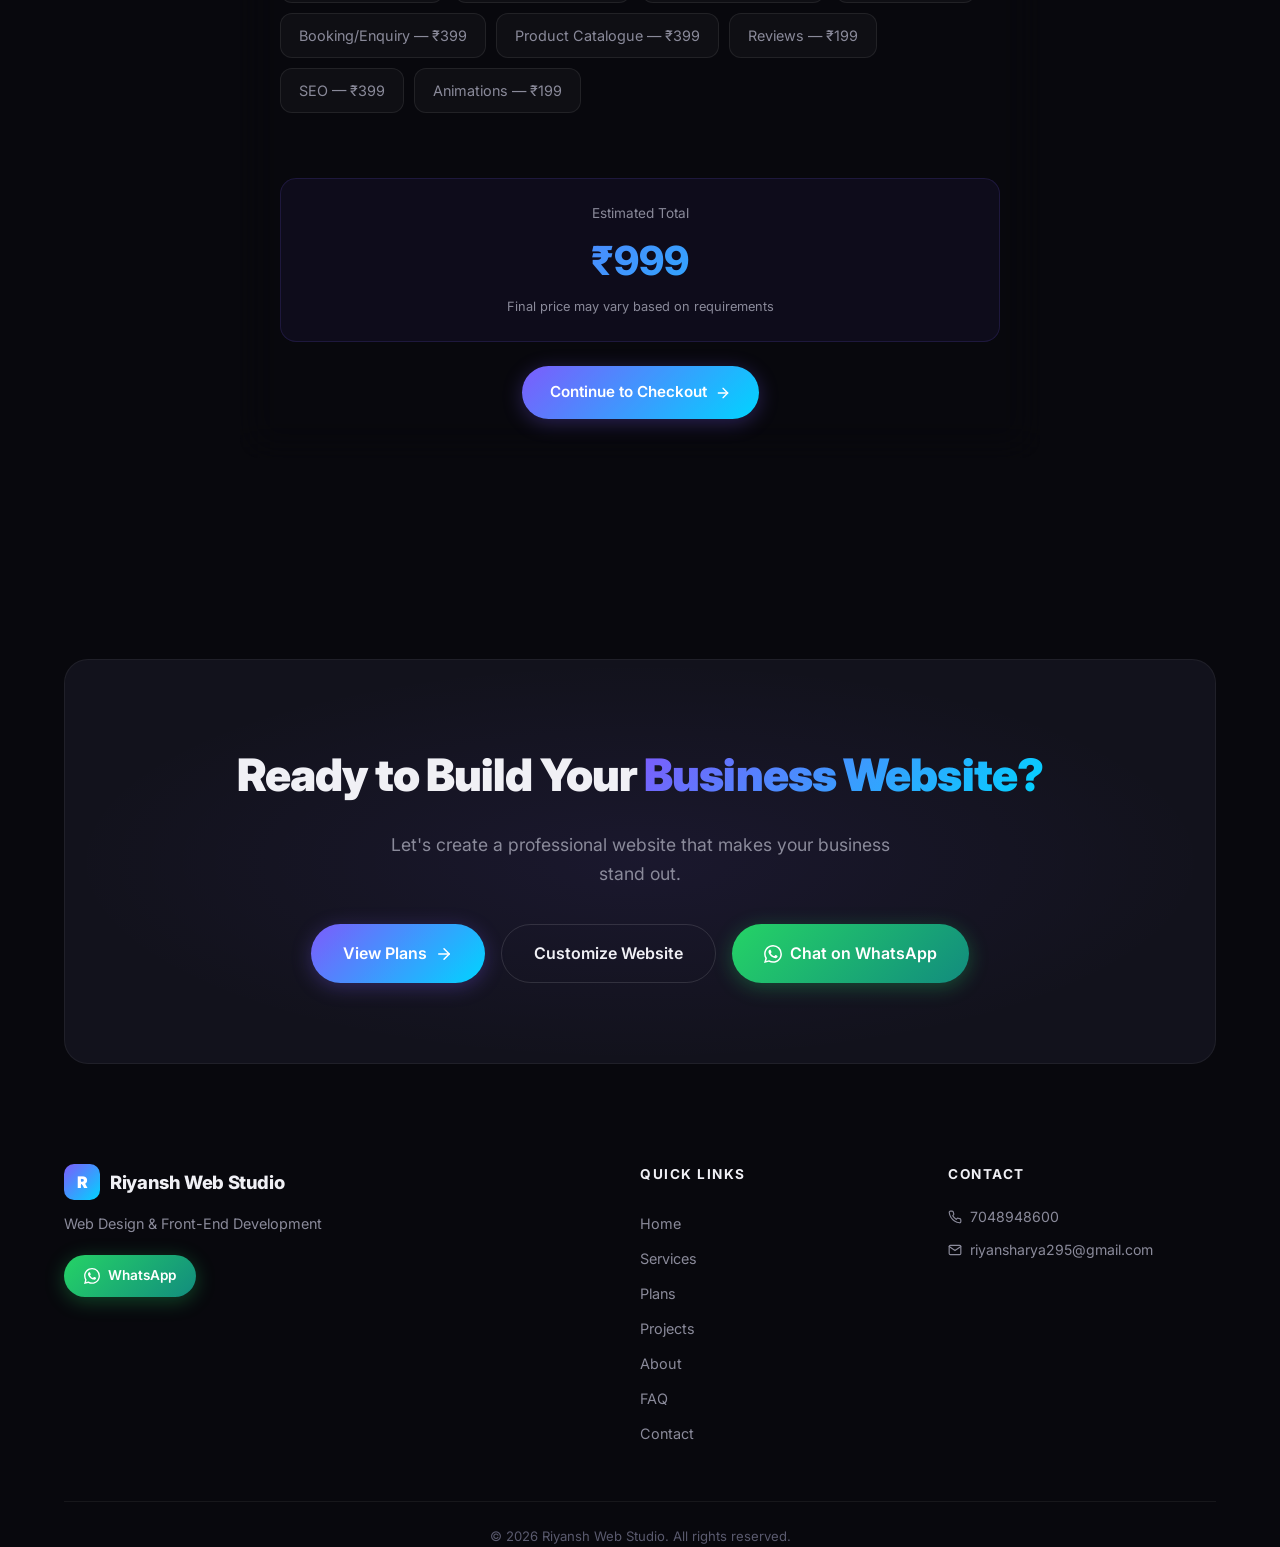
<file: plans.html>
<!DOCTYPE html>
<html lang="en">
<head>
    <meta charset="UTF-8">
    <meta name="viewport" content="width=device-width, initial-scale=1.0">
    <title>Simple Plans. Professional Results. — Riyansh Web Studio</title>
    <meta name="description" content="Affordable website plans starting at ₹249. Choose the plan that fits your business.">
    <link rel="preconnect" href="https://fonts.googleapis.com">
    <link rel="preconnect" href="https://fonts.gstatic.com" crossorigin>
    <link href="https://fonts.googleapis.com/css2?family=Inter:wght@300;400;500;600;700;800;900&family=JetBrains+Mono:wght@400;500&display=swap" rel="stylesheet">
    <link rel="stylesheet" href="css/style.css">
</head>
<body>
    <!-- Scroll Progress -->
    <div class="scroll-progress"></div>
    <div class="page-loader"><div class="loader-spinner"></div></div>
    <div class="bg-grid"></div>
    <div class="bg-glow bg-glow-1"></div>
    <div class="bg-glow bg-glow-2"></div>
    <div class="bg-orb bg-orb-1"></div>
    <div class="bg-orb bg-orb-2"></div>

    <nav class="navbar">
        <div class="container">
            <a href="index.html" class="nav-logo"><div class="nav-logo-icon">R</div><span>Riyansh Web Studio</span></a>
            <ul class="nav-links">
                <li><a href="index.html">Home</a></li>
                <li><a href="services.html">Services</a></li>
                <li><a href="plans.html" class="active">Plans</a></li>
                <li><a href="projects.html">Projects</a></li>
                <li><a href="about.html">About</a></li>
                <li><a href="faq.html">FAQ</a></li>
                <li><a href="contact.html">Contact</a></li>
            </ul>
            <div class="nav-actions">
                <a href="https://wa.me/917048948600?text=Hi%20Riyansh%2C%20I%27m%20interested%20in%20your%20web%20development%20services." target="_blank" class="btn btn-primary nav-btn nav-btn-desktop">Get Started</a>
                <button class="nav-toggle" aria-label="Menu"><span></span><span></span><span></span></button>
            </div>
        </div>
    </nav>
    <div class="mobile-nav">
        <a href="index.html">Home</a><a href="services.html">Services</a><a href="plans.html" class="active">Plans</a><a href="projects.html">Projects</a><a href="about.html">About</a><a href="faq.html">FAQ</a><a href="contact.html">Contact</a>
        <a href="https://wa.me/917048948600?text=Hi%20Riyansh%2C%20I%27m%20interested%20in%20your%20web%20development%20services." target="_blank" class="btn btn-primary">Get Started</a>
    </div>

    <!-- Page Header -->
    <section class="page-header section" style="padding-bottom: 20px;">
        <div class="container">
            <div class="reveal">
                <span class="section-label">Pricing</span>
                <h1 class="section-title">Simple Plans. <span class="gradient-text">Professional Results.</span></h1>
                <p class="section-subtitle" style="margin: 0 auto;">Choose the plan that best fits your business. No hidden charges.</p>
            </div>
        </div>
    </section>

    <!-- Pricing -->
    <section class="section" style="padding-top: 40px;">
        <div class="container">
            <div class="pricing-grid">
                <!-- Google Business Profile -->
                <div class="pricing-card reveal">
                    <p class="pricing-name">Google Business Profile</p>
                    <p class="pricing-price">₹249</p>
                    <div class="pricing-features">
                        <div class="pricing-feature"><svg viewBox="0 0 24 24" fill="none" stroke="currentColor" stroke-width="2.5" stroke-linecap="round" stroke-linejoin="round"><polyline points="20 6 9 17 4 12"/></svg>Business Profile Setup</div>
                        <div class="pricing-feature"><svg viewBox="0 0 24 24" fill="none" stroke="currentColor" stroke-width="2.5" stroke-linecap="round" stroke-linejoin="round"><polyline points="20 6 9 17 4 12"/></svg>Category Setup</div>
                        <div class="pricing-feature"><svg viewBox="0 0 24 24" fill="none" stroke="currentColor" stroke-width="2.5" stroke-linecap="round" stroke-linejoin="round"><polyline points="20 6 9 17 4 12"/></svg>Address &amp; Map</div>
                        <div class="pricing-feature"><svg viewBox="0 0 24 24" fill="none" stroke="currentColor" stroke-width="2.5" stroke-linecap="round" stroke-linejoin="round"><polyline points="20 6 9 17 4 12"/></svg>Phone Number</div>
                        <div class="pricing-feature"><svg viewBox="0 0 24 24" fill="none" stroke="currentColor" stroke-width="2.5" stroke-linecap="round" stroke-linejoin="round"><polyline points="20 6 9 17 4 12"/></svg>Business Hours</div>
                        <div class="pricing-feature"><svg viewBox="0 0 24 24" fill="none" stroke="currentColor" stroke-width="2.5" stroke-linecap="round" stroke-linejoin="round"><polyline points="20 6 9 17 4 12"/></svg>Business Description</div>
                        <div class="pricing-feature"><svg viewBox="0 0 24 24" fill="none" stroke="currentColor" stroke-width="2.5" stroke-linecap="round" stroke-linejoin="round"><polyline points="20 6 9 17 4 12"/></svg>Logo &amp; Photos</div>
                        <div class="pricing-feature"><svg viewBox="0 0 24 24" fill="none" stroke="currentColor" stroke-width="2.5" stroke-linecap="round" stroke-linejoin="round"><polyline points="20 6 9 17 4 12"/></svg>Basic Optimization</div>
                        <div class="pricing-feature"><svg viewBox="0 0 24 24" fill="none" stroke="currentColor" stroke-width="2.5" stroke-linecap="round" stroke-linejoin="round"><polyline points="20 6 9 17 4 12"/></svg>Final Profile Check</div>
                    </div>
                    <a href="https://wa.me/917048948600?text=Hi%20Riyansh%2C%20I%27m%20interested%20in%20the%20Google%20Business%20Profile%20plan%20(%E2%82%B9249)." target="_blank" class="btn btn-secondary pricing-btn">Get This Plan</a>
                </div>
                <!-- Starter -->
                <div class="pricing-card reveal">
                    <p class="pricing-name">Starter Website</p>
                    <p class="pricing-price">₹999</p>
                    <div class="pricing-features">
                        <div class="pricing-feature"><svg viewBox="0 0 24 24" fill="none" stroke="currentColor" stroke-width="2.5" stroke-linecap="round" stroke-linejoin="round"><polyline points="20 6 9 17 4 12"/></svg>Professional Business Website</div>
                        <div class="pricing-feature"><svg viewBox="0 0 24 24" fill="none" stroke="currentColor" stroke-width="2.5" stroke-linecap="round" stroke-linejoin="round"><polyline points="20 6 9 17 4 12"/></svg>Responsive Design</div>
                        <div class="pricing-feature"><svg viewBox="0 0 24 24" fill="none" stroke="currentColor" stroke-width="2.5" stroke-linecap="round" stroke-linejoin="round"><polyline points="20 6 9 17 4 12"/></svg>Home/About/Services Sections</div>
                        <div class="pricing-feature"><svg viewBox="0 0 24 24" fill="none" stroke="currentColor" stroke-width="2.5" stroke-linecap="round" stroke-linejoin="round"><polyline points="20 6 9 17 4 12"/></svg>WhatsApp Integration</div>
                        <div class="pricing-feature"><svg viewBox="0 0 24 24" fill="none" stroke="currentColor" stroke-width="2.5" stroke-linecap="round" stroke-linejoin="round"><polyline points="20 6 9 17 4 12"/></svg>Google Maps</div>
                        <div class="pricing-feature"><svg viewBox="0 0 24 24" fill="none" stroke="currentColor" stroke-width="2.5" stroke-linecap="round" stroke-linejoin="round"><polyline points="20 6 9 17 4 12"/></svg>Basic Animations</div>
                        <div class="pricing-feature"><svg viewBox="0 0 24 24" fill="none" stroke="currentColor" stroke-width="2.5" stroke-linecap="round" stroke-linejoin="round"><polyline points="20 6 9 17 4 12"/></svg>Mobile Optimization</div>
                        <div class="pricing-feature"><svg viewBox="0 0 24 24" fill="none" stroke="currentColor" stroke-width="2.5" stroke-linecap="round" stroke-linejoin="round"><polyline points="20 6 9 17 4 12"/></svg>Free Hosting Setup</div>
                        <div class="pricing-feature"><svg viewBox="0 0 24 24" fill="none" stroke="currentColor" stroke-width="2.5" stroke-linecap="round" stroke-linejoin="round"><polyline points="20 6 9 17 4 12"/></svg>1 Revision</div>
                    </div>
                    <a href="https://wa.me/917048948600?text=Hi%20Riyansh%2C%20I%27m%20interested%20in%20the%20Starter%20Website%20plan%20(%E2%82%B9999)." target="_blank" class="btn btn-secondary pricing-btn">Get This Plan</a>
                </div>
                <!-- Business -->
                <div class="pricing-card popular reveal">
                    <div class="pricing-popular-badge">Most Popular</div>
                    <p class="pricing-name">Business Website</p>
                    <p class="pricing-price">₹1,999</p>
                    <div class="pricing-features">
                        <div class="pricing-feature"><svg viewBox="0 0 24 24" fill="none" stroke="currentColor" stroke-width="2.5" stroke-linecap="round" stroke-linejoin="round"><polyline points="20 6 9 17 4 12"/></svg>Everything in Starter</div>
                        <div class="pricing-feature"><svg viewBox="0 0 24 24" fill="none" stroke="currentColor" stroke-width="2.5" stroke-linecap="round" stroke-linejoin="round"><polyline points="20 6 9 17 4 12"/></svg>Multiple Sections/Pages</div>
                        <div class="pricing-feature"><svg viewBox="0 0 24 24" fill="none" stroke="currentColor" stroke-width="2.5" stroke-linecap="round" stroke-linejoin="round"><polyline points="20 6 9 17 4 12"/></svg>Custom UI/UX</div>
                        <div class="pricing-feature"><svg viewBox="0 0 24 24" fill="none" stroke="currentColor" stroke-width="2.5" stroke-linecap="round" stroke-linejoin="round"><polyline points="20 6 9 17 4 12"/></svg>Gallery</div>
                        <div class="pricing-feature"><svg viewBox="0 0 24 24" fill="none" stroke="currentColor" stroke-width="2.5" stroke-linecap="round" stroke-linejoin="round"><polyline points="20 6 9 17 4 12"/></svg>Testimonials Section</div>
                        <div class="pricing-feature"><svg viewBox="0 0 24 24" fill="none" stroke="currentColor" stroke-width="2.5" stroke-linecap="round" stroke-linejoin="round"><polyline points="20 6 9 17 4 12"/></svg>Contact Form</div>
                        <div class="pricing-feature"><svg viewBox="0 0 24 24" fill="none" stroke="currentColor" stroke-width="2.5" stroke-linecap="round" stroke-linejoin="round"><polyline points="20 6 9 17 4 12"/></svg>Social Links</div>
                        <div class="pricing-feature"><svg viewBox="0 0 24 24" fill="none" stroke="currentColor" stroke-width="2.5" stroke-linecap="round" stroke-linejoin="round"><polyline points="20 6 9 17 4 12"/></svg>Better Animations</div>
                        <div class="pricing-feature"><svg viewBox="0 0 24 24" fill="none" stroke="currentColor" stroke-width="2.5" stroke-linecap="round" stroke-linejoin="round"><polyline points="20 6 9 17 4 12"/></svg>Basic SEO</div>
                        <div class="pricing-feature"><svg viewBox="0 0 24 24" fill="none" stroke="currentColor" stroke-width="2.5" stroke-linecap="round" stroke-linejoin="round"><polyline points="20 6 9 17 4 12"/></svg>2 Revisions</div>
                    </div>
                    <a href="https://wa.me/917048948600?text=Hi%20Riyansh%2C%20I%27m%20interested%20in%20the%20Business%20Website%20plan%20(%E2%82%B91%2C999)." target="_blank" class="btn btn-primary pricing-btn">Get This Plan</a>
                </div>
                <!-- Premium -->
                <div class="pricing-card premium-tier reveal">
                    <div class="pricing-premium-badge">Premium</div>
                    <p class="pricing-name">Premium Website</p>
                    <p class="pricing-price">₹3,499</p>
                    <div class="pricing-features">
                        <div class="pricing-feature"><svg viewBox="0 0 24 24" fill="none" stroke="currentColor" stroke-width="2.5" stroke-linecap="round" stroke-linejoin="round"><polyline points="20 6 9 17 4 12"/></svg>Everything in Business</div>
                        <div class="pricing-feature"><svg viewBox="0 0 24 24" fill="none" stroke="currentColor" stroke-width="2.5" stroke-linecap="round" stroke-linejoin="round"><polyline points="20 6 9 17 4 12"/></svg>Multiple Premium Pages</div>
                        <div class="pricing-feature"><svg viewBox="0 0 24 24" fill="none" stroke="currentColor" stroke-width="2.5" stroke-linecap="round" stroke-linejoin="round"><polyline points="20 6 9 17 4 12"/></svg>Advanced UI/UX</div>
                        <div class="pricing-feature"><svg viewBox="0 0 24 24" fill="none" stroke="currentColor" stroke-width="2.5" stroke-linecap="round" stroke-linejoin="round"><polyline points="20 6 9 17 4 12"/></svg>Advanced Animations</div>
                        <div class="pricing-feature"><svg viewBox="0 0 24 24" fill="none" stroke="currentColor" stroke-width="2.5" stroke-linecap="round" stroke-linejoin="round"><polyline points="20 6 9 17 4 12"/></svg>Advanced Gallery</div>
                        <div class="pricing-feature"><svg viewBox="0 0 24 24" fill="none" stroke="currentColor" stroke-width="2.5" stroke-linecap="round" stroke-linejoin="round"><polyline points="20 6 9 17 4 12"/></svg>FAQ Section</div>
                        <div class="pricing-feature"><svg viewBox="0 0 24 24" fill="none" stroke="currentColor" stroke-width="2.5" stroke-linecap="round" stroke-linejoin="round"><polyline points="20 6 9 17 4 12"/></svg>Product/Service Filtering</div>
                        <div class="pricing-feature"><svg viewBox="0 0 24 24" fill="none" stroke="currentColor" stroke-width="2.5" stroke-linecap="round" stroke-linejoin="round"><polyline points="20 6 9 17 4 12"/></svg>Enquiry/Booking System</div>
                        <div class="pricing-feature"><svg viewBox="0 0 24 24" fill="none" stroke="currentColor" stroke-width="2.5" stroke-linecap="round" stroke-linejoin="round"><polyline points="20 6 9 17 4 12"/></svg>Google Reviews Section</div>
                        <div class="pricing-feature"><svg viewBox="0 0 24 24" fill="none" stroke="currentColor" stroke-width="2.5" stroke-linecap="round" stroke-linejoin="round"><polyline points="20 6 9 17 4 12"/></svg>Advanced SEO</div>
                        <div class="pricing-feature"><svg viewBox="0 0 24 24" fill="none" stroke="currentColor" stroke-width="2.5" stroke-linecap="round" stroke-linejoin="round"><polyline points="20 6 9 17 4 12"/></svg>Performance Optimization</div>
                        <div class="pricing-feature"><svg viewBox="0 0 24 24" fill="none" stroke="currentColor" stroke-width="2.5" stroke-linecap="round" stroke-linejoin="round"><polyline points="20 6 9 17 4 12"/></svg>3 Revisions</div>
                    </div>
                    <a href="https://wa.me/917048948600?text=Hi%20Riyansh%2C%20I%27m%20interested%20in%20the%20Premium%20Website%20plan%20(%E2%82%B93%2C499)." target="_blank" class="btn btn-secondary pricing-btn">Get This Plan</a>
                </div>
            </div>

            <!-- General WhatsApp CTA -->
            <div class="reveal text-center" style="margin-top: 60px;">
                <p style="color: var(--text-secondary); margin-bottom: 16px; font-size: 1rem;">Not sure which plan is right for you?</p>
                <a href="https://wa.me/917048948600?text=Hi%20Riyansh%2C%20I%27m%20interested%20in%20your%20web%20development%20services." target="_blank" class="btn btn-whatsapp">
                    <svg width="18" height="18" viewBox="0 0 24 24" fill="#fff"><path d="M17.472 14.382c-.297-.149-1.758-.867-2.03-.967-.273-.099-.471-.148-.67.15-.197.297-.767.966-.94 1.164-.173.199-.347.223-.644.075-.297-.15-1.255-.463-2.39-1.475-.883-.788-1.48-1.761-1.653-2.059-.173-.297-.018-.458.13-.606.134-.133.298-.347.446-.52.149-.174.198-.298.298-.497.099-.198.05-.371-.025-.52-.075-.149-.669-1.612-.916-2.207-.242-.579-.487-.5-.669-.51-.173-.008-.371-.01-.57-.01-.198 0-.52.074-.792.372-.272.297-1.04 1.016-1.04 2.479 0 1.462 1.065 2.875 1.213 3.074.149.198 2.096 3.2 5.077 4.487.709.306 1.262.489 1.694.625.712.227 1.36.195 1.871.118.571-.085 1.758-.719 2.006-1.413.248-.694.248-1.289.173-1.413-.074-.124-.272-.198-.57-.347m-5.421 7.403h-.004a9.87 9.87 0 01-5.031-1.378l-.361-.214-3.741.982.998-3.648-.235-.374a9.86 9.86 0 01-1.51-5.26c.001-5.45 4.436-9.884 9.888-9.884 2.64 0 5.122 1.03 6.988 2.898a9.825 9.825 0 012.893 6.994c-.003 5.45-4.437 9.884-9.885 9.884m8.413-18.297A11.815 11.815 0 0012.05 0C5.495 0 .16 5.335.157 11.892c0 2.096.547 4.142 1.588 5.945L.057 24l6.305-1.654a11.882 11.882 0 005.683 1.448h.005c6.554 0 11.89-5.335 11.893-11.893a11.821 11.821 0 00-3.48-8.413z"/></svg>
                    Chat With Me
                </a>
            </div>
        </div>
    </section>

    <!-- Smart Price Calculator -->
    <section class="calculator-section section" id="calculator">
        <div class="container">
            <div class="reveal text-center">
                <span class="section-label">Price Calculator</span>
                <h2 class="section-title">Build Your <span class="gradient-text">Custom Price</span></h2>
                <p class="section-subtitle" style="margin: 0 auto;">Select a base plan and add optional features to see your total.</p>
            </div>
            <div class="calc-wrapper reveal" id="priceCalculator">
                <div class="calc-grid">
                    <div class="calc-panel">
                        <div class="calc-panel-title">
                            <svg viewBox="0 0 24 24" fill="none" stroke="currentColor" stroke-width="2" stroke-linecap="round" stroke-linejoin="round"><rect x="2" y="3" width="20" height="14" rx="2" ry="2"/><line x1="8" y1="21" x2="16" y2="21"/><line x1="12" y1="17" x2="12" y2="21"/></svg>
                            Select Base Plan
                        </div>
                        <div class="calc-base-options"></div>
                    </div>
                    <div class="calc-panel">
                        <div class="calc-panel-title">
                            <svg viewBox="0 0 24 24" fill="none" stroke="currentColor" stroke-width="2" stroke-linecap="round" stroke-linejoin="round"><polyline points="20 6 9 17 4 12"/></svg>
                            Optional Add-ons
                        </div>
                        <div class="calc-addons-list"></div>
                    </div>
                </div>
                <div class="calc-summary" style="margin-top: 24px;"></div>
                <div class="text-center" style="margin-top: 24px;">
                    <a href="#" class="btn btn-primary calc-checkout-btn" id="calcCheckoutBtn">
                        Proceed to Checkout
                        <svg width="16" height="16" viewBox="0 0 24 24" fill="none" stroke="currentColor" stroke-width="2" stroke-linecap="round" stroke-linejoin="round"><line x1="5" y1="12" x2="19" y2="12"/><polyline points="12 5 19 12 12 19"/></svg>
                    </a>
                </div>
            </div>
        </div>
    </section>

    <!-- Build Your Website -->
    <section class="builder-section section" id="builder">
        <div class="container">
            <div class="reveal text-center">
                <span class="section-label">Customize</span>
                <h2 class="section-title">Build <span class="gradient-text">Your Website</span></h2>
                <p class="section-subtitle" style="margin: 0 auto;">Pick your business type, pages, and features — see a live price estimate.</p>
            </div>
            <div class="builder-wrapper reveal" id="websiteBuilder">
                <div class="builder-step">
                    <div class="builder-step-label">Step 1</div>
                    <div class="builder-step-title">Select Plan</div>
                    <select id="builderPlan" class="form-select" style="width: 100%; max-width: 400px;">
                        <option value="starter">Starter Website — ₹999</option>
                        <option value="business">Business Website — ₹1,999</option>
                        <option value="premium">Premium Website — ₹3,499</option>
                    </select>
                </div>
                <div class="builder-divider"></div>
                <div class="builder-step">
                    <div class="builder-step-label">Step 2</div>
                    <div class="builder-step-title">Choose Pages</div>
                    <div class="builder-options">
                        <label class="builder-option"><input type="checkbox" data-builder-group="pages" id="page-home" data-price-key="page-home" checked disabled><span class="builder-option-label">Home (included)</span></label>
                        <label class="builder-option"><input type="checkbox" data-builder-group="pages" id="page-about" data-price-key="page-about"><span class="builder-option-label">About — ₹199</span></label>
                        <label class="builder-option"><input type="checkbox" data-builder-group="pages" id="page-services" data-price-key="page-services"><span class="builder-option-label">Services — ₹199</span></label>
                        <label class="builder-option"><input type="checkbox" data-builder-group="pages" id="page-products" data-price-key="page-products"><span class="builder-option-label">Products — ₹299</span></label>
                        <label class="builder-option"><input type="checkbox" data-builder-group="pages" id="page-gallery" data-price-key="page-gallery"><span class="builder-option-label">Gallery — ₹199</span></label>
                        <label class="builder-option"><input type="checkbox" data-builder-group="pages" id="page-contact" data-price-key="page-contact"><span class="builder-option-label">Contact — ₹149</span></label>
                        <label class="builder-option"><input type="checkbox" data-builder-group="pages" id="page-faq" data-price-key="page-faq"><span class="builder-option-label">FAQ — ₹99</span></label>
                    </div>
                </div>
                <div class="builder-divider"></div>
                <div class="builder-step">
                    <div class="builder-step-label">Step 3</div>
                    <div class="builder-step-title">Choose Features</div>
                    <div class="builder-options">
                        <label class="builder-option"><input type="checkbox" data-builder-group="features" id="feat-whatsapp" data-price-key="feat-whatsapp"><span class="builder-option-label">WhatsApp — ₹149</span></label>
                        <label class="builder-option"><input type="checkbox" data-builder-group="features" id="feat-maps" data-price-key="feat-maps"><span class="builder-option-label">Google Maps — ₹99</span></label>
                        <label class="builder-option"><input type="checkbox" data-builder-group="features" id="feat-form" data-price-key="feat-form"><span class="builder-option-label">Contact Form — ₹149</span></label>
                        <label class="builder-option"><input type="checkbox" data-builder-group="features" id="feat-gallery" data-price-key="feat-gallery"><span class="builder-option-label">Gallery — ₹299</span></label>
                        <label class="builder-option"><input type="checkbox" data-builder-group="features" id="feat-booking" data-price-key="feat-booking"><span class="builder-option-label">Booking/Enquiry — ₹399</span></label>
                        <label class="builder-option"><input type="checkbox" data-builder-group="features" id="feat-catalogue" data-price-key="feat-catalogue"><span class="builder-option-label">Product Catalogue — ₹399</span></label>
                        <label class="builder-option"><input type="checkbox" data-builder-group="features" id="feat-reviews" data-price-key="feat-reviews"><span class="builder-option-label">Reviews — ₹199</span></label>
                        <label class="builder-option"><input type="checkbox" data-builder-group="features" id="feat-seo" data-price-key="feat-seo"><span class="builder-option-label">SEO — ₹399</span></label>
                        <label class="builder-option"><input type="checkbox" data-builder-group="features" id="feat-animations" data-price-key="feat-animations"><span class="builder-option-label">Animations — ₹199</span></label>
                    </div>
                </div>
                <div class="builder-divider"></div>
                <div class="builder-total">
                    <div class="builder-total-label">Estimated Total</div>
                    <div class="builder-total-price">₹999</div>
                    <div class="builder-total-note">Final price may vary based on requirements</div>
                </div>
                <div class="text-center">
                    <a href="#" class="btn btn-primary builder-checkout-btn">
                        Continue to Checkout
                        <svg width="16" height="16" viewBox="0 0 24 24" fill="none" stroke="currentColor" stroke-width="2" stroke-linecap="round" stroke-linejoin="round"><line x1="5" y1="12" x2="19" y2="12"/><polyline points="12 5 19 12 12 19"/></svg>
                    </a>
                </div>
            </div>
        </div>
    </section>

    <!-- CTA -->
    <section class="cta-section">
        <div class="container">
            <div class="cta-box reveal">
                <h2 class="cta-title">Ready to Build Your <span class="gradient-text">Business Website?</span></h2>
                <p class="cta-desc">Let's create a professional website that makes your business stand out.</p>
                <div class="cta-buttons">
                    <a href="plans.html" class="btn btn-primary">View Plans <svg width="18" height="18" viewBox="0 0 24 24" fill="none" stroke="currentColor" stroke-width="2" stroke-linecap="round" stroke-linejoin="round"><line x1="5" y1="12" x2="19" y2="12"/><polyline points="12 5 19 12 12 19"/></svg></a>
                    <a href="#builder" class="btn btn-secondary">Customize Website</a>
                    <a href="https://wa.me/917048948600?text=Hi%20Riyansh%2C%20I%27m%20interested%20in%20getting%20a%20website%20for%20my%20business." target="_blank" class="btn btn-whatsapp"><svg width="18" height="18" viewBox="0 0 24 24" fill="#fff"><path d="M17.472 14.382c-.297-.149-1.758-.867-2.03-.967-.273-.099-.471-.148-.67.15-.197.297-.767.966-.94 1.164-.173.199-.347.223-.644.075-.297-.15-1.255-.463-2.39-1.475-.883-.788-1.48-1.761-1.653-2.059-.173-.297-.018-.458.13-.606.134-.133.298-.347.446-.52.149-.174.198-.298.298-.497.099-.198.05-.371-.025-.52-.075-.149-.669-1.612-.916-2.207-.242-.579-.487-.5-.669-.51-.173-.008-.371-.01-.57-.01-.198 0-.52.074-.792.372-.272.297-1.04 1.016-1.04 2.479 0 1.462 1.065 2.875 1.213 3.074.149.198 2.096 3.2 5.077 4.487.709.306 1.262.489 1.694.625.712.227 1.36.195 1.871.118.571-.085 1.758-.719 2.006-1.413.248-.694.248-1.289.173-1.413-.074-.124-.272-.198-.57-.347m-5.421 7.403h-.004a9.87 9.87 0 01-5.031-1.378l-.361-.214-3.741.982.998-3.648-.235-.374a9.86 9.86 0 01-1.51-5.26c.001-5.45 4.436-9.884 9.888-9.884 2.64 0 5.122 1.03 6.988 2.898a9.825 9.825 0 012.893 6.994c-.003 5.45-4.437 9.884-9.885 9.884m8.413-18.297A11.815 11.815 0 0012.05 0C5.495 0 .16 5.335.157 11.892c0 2.096.547 4.142 1.588 5.945L.057 24l6.305-1.654a11.882 11.882 0 005.683 1.448h.005c6.554 0 11.89-5.335 11.893-11.893a11.821 11.821 0 00-3.48-8.413z"/></svg> Chat on WhatsApp</a>
                </div>
            </div>
        </div>
    </section>
        <div class="container">
            <div class="footer-grid">
                <div>
                    <a href="index.html" class="nav-logo"><div class="nav-logo-icon">R</div><span>Riyansh Web Studio</span></a>
                    <p class="footer-brand-desc">Web Design &amp; Front-End Development</p>
                    <div class="footer-whatsapp-cta"><a href="https://wa.me/917048948600?text=Hi%20Riyansh%2C%20I%27m%20interested%20in%20your%20web%20development%20services." target="_blank" class="btn btn-whatsapp"><svg width="16" height="16" viewBox="0 0 24 24" fill="#fff"><path d="M17.472 14.382c-.297-.149-1.758-.867-2.03-.967-.273-.099-.471-.148-.67.15-.197.297-.767.966-.94 1.164-.173.199-.347.223-.644.075-.297-.15-1.255-.463-2.39-1.475-.883-.788-1.48-1.761-1.653-2.059-.173-.297-.018-.458.13-.606.134-.133.298-.347.446-.52.149-.174.198-.298.298-.497.099-.198.05-.371-.025-.52-.075-.149-.669-1.612-.916-2.207-.242-.579-.487-.5-.669-.51-.173-.008-.371-.01-.57-.01-.198 0-.52.074-.792.372-.272.297-1.04 1.016-1.04 2.479 0 1.462 1.065 2.875 1.213 3.074.149.198 2.096 3.2 5.077 4.487.709.306 1.262.489 1.694.625.712.227 1.36.195 1.871.118.571-.085 1.758-.719 2.006-1.413.248-.694.248-1.289.173-1.413-.074-.124-.272-.198-.57-.347m-5.421 7.403h-.004a9.87 9.87 0 01-5.031-1.378l-.361-.214-3.741.982.998-3.648-.235-.374a9.86 9.86 0 01-1.51-5.26c.001-5.45 4.436-9.884 9.888-9.884 2.64 0 5.122 1.03 6.988 2.898a9.825 9.825 0 012.893 6.994c-.003 5.45-4.437 9.884-9.885 9.884m8.413-18.297A11.815 11.815 0 0012.05 0C5.495 0 .16 5.335.157 11.892c0 2.096.547 4.142 1.588 5.945L.057 24l6.305-1.654a11.882 11.882 0 005.683 1.448h.005c6.554 0 11.89-5.335 11.893-11.893a11.821 11.821 0 00-3.48-8.413z"/></svg> WhatsApp</a></div>
                </div>
                <div>
                    <h4 class="footer-heading">Quick Links</h4>
                    <div class="footer-links"><a href="index.html">Home</a><a href="services.html">Services</a><a href="plans.html">Plans</a><a href="projects.html">Projects</a><a href="about.html">About</a><a href="faq.html">FAQ</a><a href="contact.html">Contact</a></div>
                </div>
                <div>
                    <h4 class="footer-heading">Contact</h4>
                    <div class="footer-contact-item"><svg width="14" height="14" viewBox="0 0 24 24" fill="none" stroke="currentColor" stroke-width="2" stroke-linecap="round" stroke-linejoin="round"><path d="M22 16.92v3a2 2 0 0 1-2.18 2 19.79 19.79 0 0 1-8.63-3.07 19.5 19.5 0 0 1-6-6 19.79 19.79 0 0 1-3.07-8.67A2 2 0 0 1 4.11 2h3a2 2 0 0 1 2 1.72c.13.88.36 1.75.7 2.58a2 2 0 0 1-.45 2.11L8.09 9.91a16 16 0 0 0 6 6l1.27-1.27a2 2 0 0 1 2.11-.45c.83.34 1.7.57 2.58.7A2 2 0 0 1 22 16.92z"/></svg><a href="tel:7048948600">7048948600</a></div>
                    <div class="footer-contact-item"><svg width="14" height="14" viewBox="0 0 24 24" fill="none" stroke="currentColor" stroke-width="2" stroke-linecap="round" stroke-linejoin="round"><path d="M4 4h16c1.1 0 2 .9 2 2v12c0 1.1-.9 2-2 2H4c-1.1 0-2-.9-2-2V6c0-1.1.9-2 2-2z"/><polyline points="22,6 12,13 2,6"/></svg><a href="mailto:riyansharya295@gmail.com">riyansharya295@gmail.com</a></div>
                </div>
            </div>
            <div class="footer-bottom"><p>&copy; 2026 Riyansh Web Studio. All rights reserved.</p></div>
        </div>
    </footer>

    <button class="back-to-top" aria-label="Back to top"><svg viewBox="0 0 24 24" fill="none" stroke="currentColor" stroke-width="2" stroke-linecap="round" stroke-linejoin="round"><polyline points="18 15 12 9 6 15"/></svg></button>
    <script src="js/script.js"></script>
    <script src="js/pricing.js"></script>
</body>
</html>
</file>
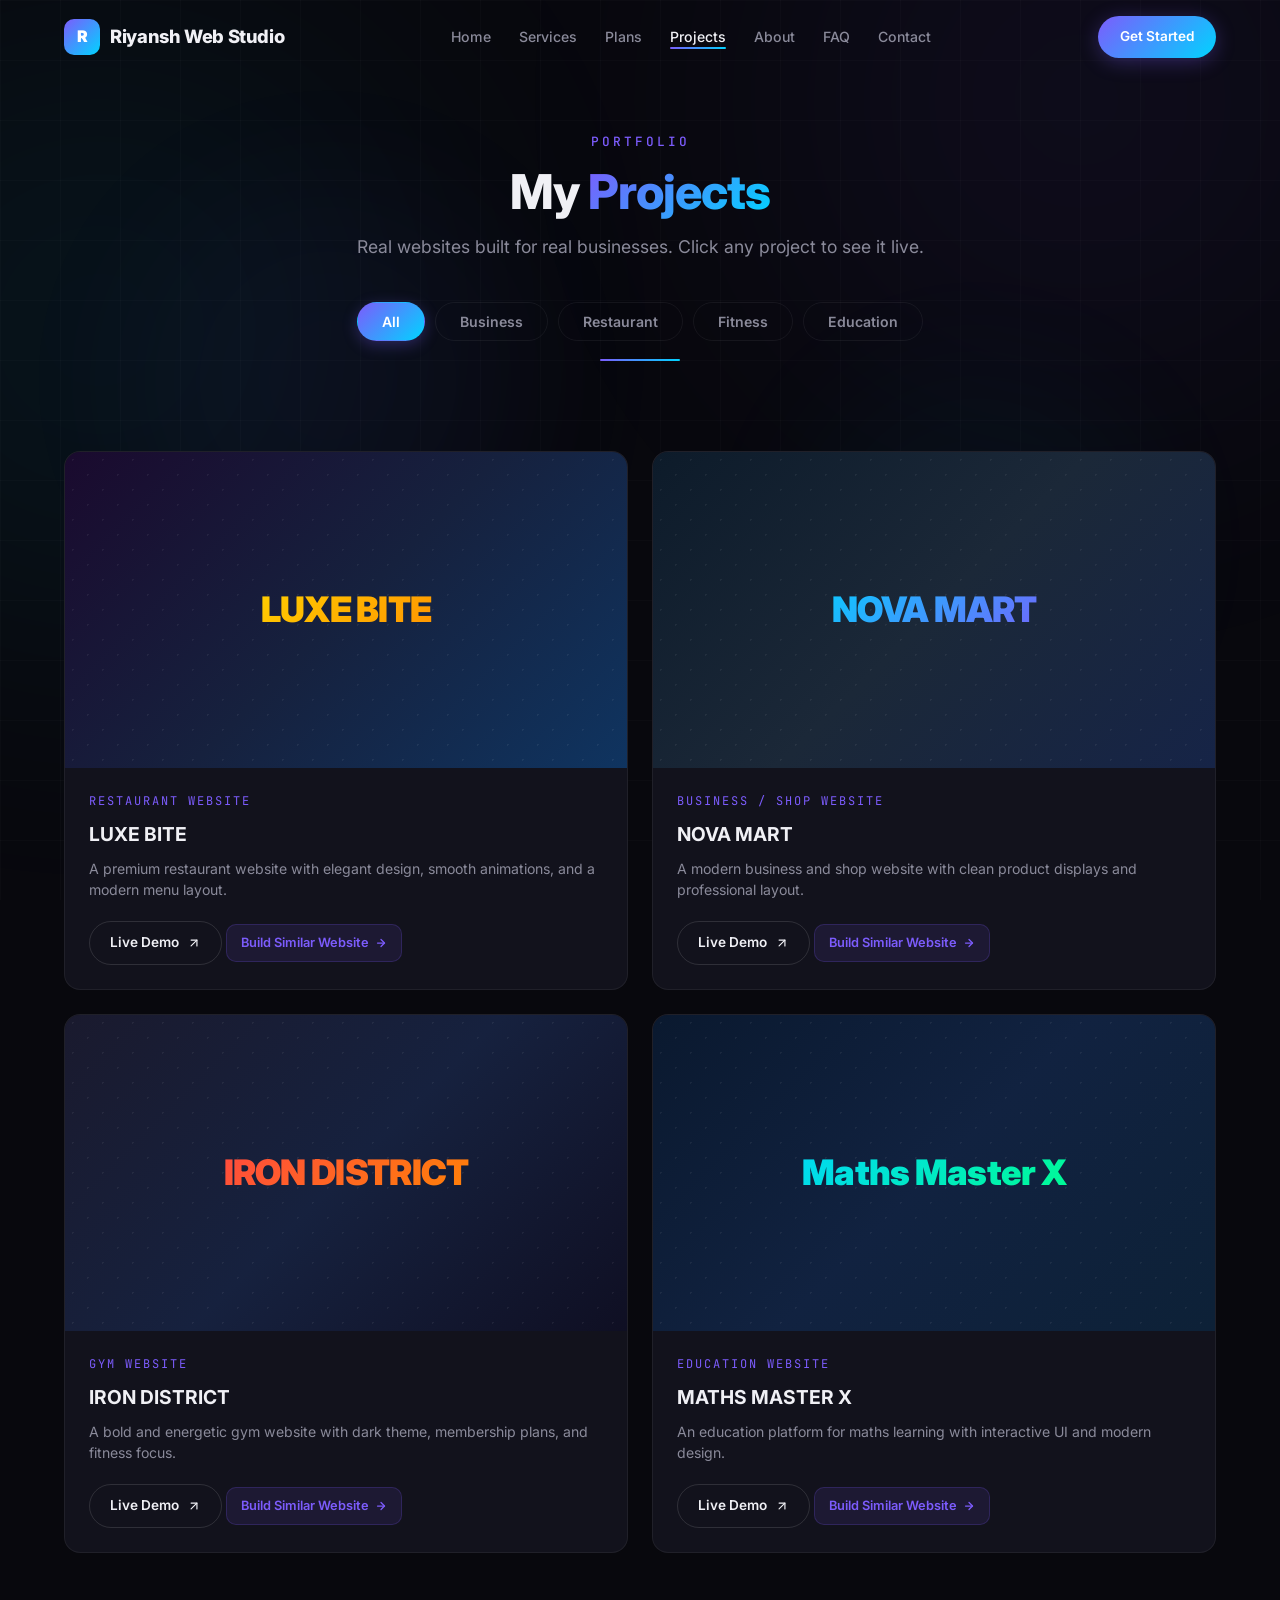
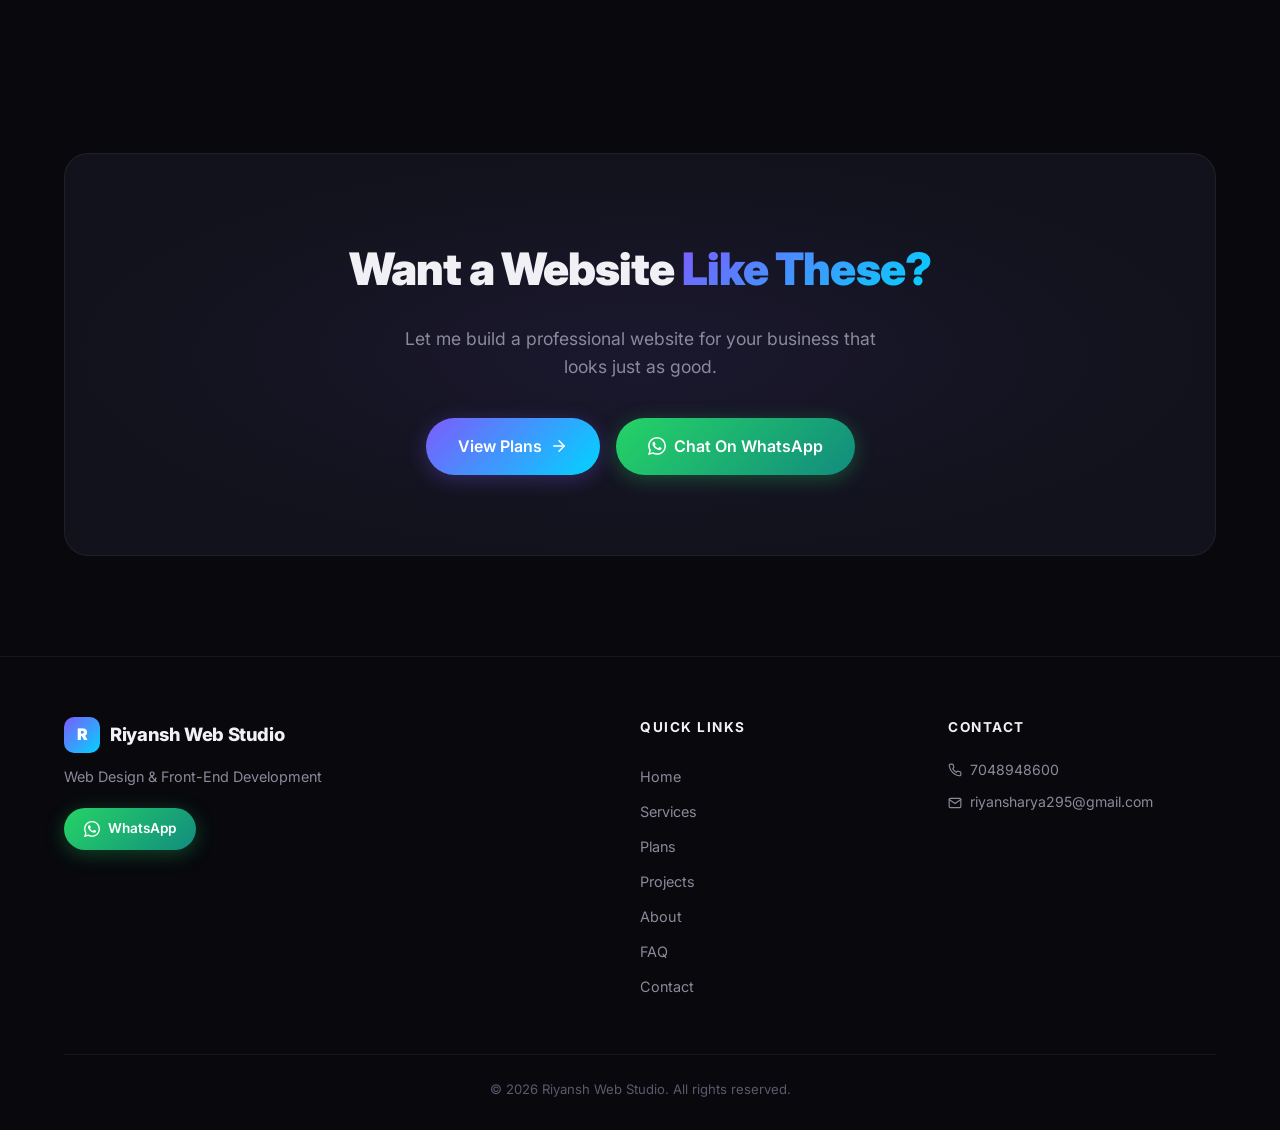
<file: projects.html>
<!DOCTYPE html>
<html lang="en">
<head>
    <meta charset="UTF-8">
    <meta name="viewport" content="width=device-width, initial-scale=1.0">
    <title>Projects — Riyansh Web Studio</title>
    <meta name="description" content="View live projects built by Riyansh Web Studio — restaurant, shop, gym and education websites.">
    <link rel="preconnect" href="https://fonts.googleapis.com">
    <link rel="preconnect" href="https://fonts.gstatic.com" crossorigin>
    <link href="https://fonts.googleapis.com/css2?family=Inter:wght@300;400;500;600;700;800;900&family=JetBrains+Mono:wght@400;500&display=swap" rel="stylesheet">
    <link rel="stylesheet" href="css/style.css">
</head>
<body>
    <!-- Scroll Progress -->
    <div class="scroll-progress"></div>
    <div class="page-loader"><div class="loader-spinner"></div></div>
    <div class="bg-grid"></div>
    <div class="bg-glow bg-glow-1"></div>
    <div class="bg-glow bg-glow-2"></div>
    <div class="bg-orb bg-orb-1"></div>
    <div class="bg-orb bg-orb-2"></div>

    <nav class="navbar">
        <div class="container">
            <a href="index.html" class="nav-logo"><div class="nav-logo-icon">R</div><span>Riyansh Web Studio</span></a>
            <ul class="nav-links">
                <li><a href="index.html">Home</a></li>
                <li><a href="services.html">Services</a></li>
                <li><a href="plans.html">Plans</a></li>
                <li><a href="projects.html" class="active">Projects</a></li>
                <li><a href="about.html">About</a></li>
                <li><a href="faq.html">FAQ</a></li>
                <li><a href="contact.html">Contact</a></li>
            </ul>
            <div class="nav-actions">
                <a href="https://wa.me/917048948600?text=Hi%20Riyansh%2C%20I%27m%20interested%20in%20your%20web%20development%20services." target="_blank" class="btn btn-primary nav-btn nav-btn-desktop">Get Started</a>
                <button class="nav-toggle" aria-label="Menu"><span></span><span></span><span></span></button>
            </div>
        </div>
    </nav>
    <div class="mobile-nav">
        <a href="index.html">Home</a><a href="services.html">Services</a><a href="plans.html">Plans</a><a href="projects.html" class="active">Projects</a><a href="about.html">About</a><a href="faq.html">FAQ</a><a href="contact.html">Contact</a>
        <a href="https://wa.me/917048948600?text=Hi%20Riyansh%2C%20I%27m%20interested%20in%20your%20web%20development%20services." target="_blank" class="btn btn-primary">Get Started</a>
    </div>

    <!-- Page Header -->
    <section class="page-header section" style="padding-bottom: 20px;">
        <div class="container">
            <div class="reveal">
                <span class="section-label">Portfolio</span>
                <h1 class="section-title">My <span class="gradient-text">Projects</span></h1>
                <p class="section-subtitle" style="margin: 0 auto;">Real websites built for real businesses. Click any project to see it live.</p>
                <div class="filter-bar">
                    <button class="filter-btn active" data-filter="all">All</button>
                    <button class="filter-btn" data-filter="business">Business</button>
                    <button class="filter-btn" data-filter="restaurant">Restaurant</button>
                    <button class="filter-btn" data-filter="fitness">Fitness</button>
                    <button class="filter-btn" data-filter="education">Education</button>
                </div>
            </div>
        </div>
    </section>

    <!-- Projects Grid -->
    <section class="section" style="padding-top: 40px;">
        <div class="container">
            <div class="projects-grid">
                <!-- LUXE BITE -->
                <div class="project-card reveal" data-category="restaurant">
                    <div class="project-thumb">
                        <div class="project-thumb-bg" style="background: linear-gradient(135deg, #1a0a2e 0%, #16213e 50%, #0f3460 100%);">
                            <div class="project-thumb-pattern"></div>
                            <span class="project-thumb-label" style="background: linear-gradient(135deg, #ffd700, #ff8c00); -webkit-background-clip: text; -webkit-text-fill-color: transparent; background-clip: text;">LUXE BITE</span>
                        </div>
                    </div>
                    <div class="project-info">
                        <p class="project-category">Restaurant Website</p>
                        <h3 class="project-name">LUXE BITE</h3>
                        <p class="project-desc">A premium restaurant website with elegant design, smooth animations, and a modern menu layout.</p>
                        <a href="https://riyansharya29.github.io/LUXEBITE/" target="_blank" class="btn btn-secondary" style="padding: 10px 20px; font-size: 0.85rem;">Live Demo <svg width="14" height="14" viewBox="0 0 24 24" fill="none" stroke="currentColor" stroke-width="2" stroke-linecap="round" stroke-linejoin="round"><line x1="7" y1="17" x2="17" y2="7"/><polyline points="7 7 17 7 17 17"/></svg></a>
                        <a href="https://wa.me/917048948600?text=Hi%20Riyansh%2C%20I%20want%20a%20similar%20website." target="_blank" class="project-build-cta">Build Similar Website <svg width="12" height="12" viewBox="0 0 24 24" fill="none" stroke="currentColor" stroke-width="2.5" stroke-linecap="round" stroke-linejoin="round"><line x1="5" y1="12" x2="19" y2="12"/><polyline points="12 5 19 12 12 19"/></svg></a>
                    </div>
                </div>
                <!-- NOVA MART -->
                <div class="project-card reveal" data-category="business">
                    <div class="project-thumb">
                        <div class="project-thumb-bg" style="background: linear-gradient(135deg, #0d1b2a 0%, #1b2838 50%, #162447 100%);">
                            <div class="project-thumb-pattern"></div>
                            <span class="project-thumb-label" style="background: linear-gradient(135deg, #00d4ff, #7c5cfc); -webkit-background-clip: text; -webkit-text-fill-color: transparent; background-clip: text;">NOVA MART</span>
                        </div>
                    </div>
                    <div class="project-info">
                        <p class="project-category">Business / Shop Website</p>
                        <h3 class="project-name">NOVA MART</h3>
                        <p class="project-desc">A modern business and shop website with clean product displays and professional layout.</p>
                        <a href="https://riyansharya29.github.io/Nova-Mart/" target="_blank" class="btn btn-secondary" style="padding: 10px 20px; font-size: 0.85rem;">Live Demo <svg width="14" height="14" viewBox="0 0 24 24" fill="none" stroke="currentColor" stroke-width="2" stroke-linecap="round" stroke-linejoin="round"><line x1="7" y1="17" x2="17" y2="7"/><polyline points="7 7 17 7 17 17"/></svg></a>
                        <a href="https://wa.me/917048948600?text=Hi%20Riyansh%2C%20I%20want%20a%20similar%20website." target="_blank" class="project-build-cta">Build Similar Website <svg width="12" height="12" viewBox="0 0 24 24" fill="none" stroke="currentColor" stroke-width="2.5" stroke-linecap="round" stroke-linejoin="round"><line x1="5" y1="12" x2="19" y2="12"/><polyline points="12 5 19 12 12 19"/></svg></a>
                    </div>
                </div>
                <!-- IRON DISTRICT -->
                <div class="project-card reveal" data-category="fitness">
                    <div class="project-thumb">
                        <div class="project-thumb-bg" style="background: linear-gradient(135deg, #1a1a2e 0%, #16213e 50%, #0f0f23 100%);">
                            <div class="project-thumb-pattern"></div>
                            <span class="project-thumb-label" style="background: linear-gradient(135deg, #ff4444, #ff8800); -webkit-background-clip: text; -webkit-text-fill-color: transparent; background-clip: text;">IRON DISTRICT</span>
                        </div>
                    </div>
                    <div class="project-info">
                        <p class="project-category">Gym Website</p>
                        <h3 class="project-name">IRON DISTRICT</h3>
                        <p class="project-desc">A bold and energetic gym website with dark theme, membership plans, and fitness focus.</p>
                        <a href="https://riyansharya29.github.io/Irondistrict/" target="_blank" class="btn btn-secondary" style="padding: 10px 20px; font-size: 0.85rem;">Live Demo <svg width="14" height="14" viewBox="0 0 24 24" fill="none" stroke="currentColor" stroke-width="2" stroke-linecap="round" stroke-linejoin="round"><line x1="7" y1="17" x2="17" y2="7"/><polyline points="7 7 17 7 17 17"/></svg></a>
                        <a href="https://wa.me/917048948600?text=Hi%20Riyansh%2C%20I%20want%20a%20similar%20website." target="_blank" class="project-build-cta">Build Similar Website <svg width="12" height="12" viewBox="0 0 24 24" fill="none" stroke="currentColor" stroke-width="2.5" stroke-linecap="round" stroke-linejoin="round"><line x1="5" y1="12" x2="19" y2="12"/><polyline points="12 5 19 12 12 19"/></svg></a>
                    </div>
                </div>
                <!-- MATHS MASTER X -->
                <div class="project-card reveal" data-category="education">
                    <div class="project-thumb">
                        <div class="project-thumb-bg" style="background: linear-gradient(135deg, #0a192f 0%, #112240 50%, #0d2137 100%);">
                            <div class="project-thumb-pattern"></div>
                            <span class="project-thumb-label" style="background: linear-gradient(135deg, #00d4ff, #00ff88); -webkit-background-clip: text; -webkit-text-fill-color: transparent; background-clip: text;">Maths Master X</span>
                        </div>
                    </div>
                    <div class="project-info">
                        <p class="project-category">Education Website</p>
                        <h3 class="project-name">MATHS MASTER X</h3>
                        <p class="project-desc">An education platform for maths learning with interactive UI and modern design.</p>
                        <a href="https://riyansharya29.github.io/MathsMasterX/#/home" target="_blank" class="btn btn-secondary" style="padding: 10px 20px; font-size: 0.85rem;">Live Demo <svg width="14" height="14" viewBox="0 0 24 24" fill="none" stroke="currentColor" stroke-width="2" stroke-linecap="round" stroke-linejoin="round"><line x1="7" y1="17" x2="17" y2="7"/><polyline points="7 7 17 7 17 17"/></svg></a>
                        <a href="https://wa.me/917048948600?text=Hi%20Riyansh%2C%20I%20want%20a%20similar%20website." target="_blank" class="project-build-cta">Build Similar Website <svg width="12" height="12" viewBox="0 0 24 24" fill="none" stroke="currentColor" stroke-width="2.5" stroke-linecap="round" stroke-linejoin="round"><line x1="5" y1="12" x2="19" y2="12"/><polyline points="12 5 19 12 12 19"/></svg></a>
                    </div>
                </div>
            </div>
        </div>
    </section>

    <!-- CTA -->
    <section class="cta-section">
        <div class="container">
            <div class="cta-box reveal">
                <h2 class="cta-title">Want a Website <span class="gradient-text">Like These?</span></h2>
                <p class="cta-desc">Let me build a professional website for your business that looks just as good.</p>
                <div class="cta-buttons">
                    <a href="plans.html" class="btn btn-primary">View Plans <svg width="18" height="18" viewBox="0 0 24 24" fill="none" stroke="currentColor" stroke-width="2" stroke-linecap="round" stroke-linejoin="round"><line x1="5" y1="12" x2="19" y2="12"/><polyline points="12 5 19 12 12 19"/></svg></a>
                    <a href="https://wa.me/917048948600?text=Hi%20Riyansh%2C%20I%27m%20interested%20in%20your%20web%20development%20services." target="_blank" class="btn btn-whatsapp"><svg width="18" height="18" viewBox="0 0 24 24" fill="#fff"><path d="M17.472 14.382c-.297-.149-1.758-.867-2.03-.967-.273-.099-.471-.148-.67.15-.197.297-.767.966-.94 1.164-.173.199-.347.223-.644.075-.297-.15-1.255-.463-2.39-1.475-.883-.788-1.48-1.761-1.653-2.059-.173-.297-.018-.458.13-.606.134-.133.298-.347.446-.52.149-.174.198-.298.298-.497.099-.198.05-.371-.025-.52-.075-.149-.669-1.612-.916-2.207-.242-.579-.487-.5-.669-.51-.173-.008-.371-.01-.57-.01-.198 0-.52.074-.792.372-.272.297-1.04 1.016-1.04 2.479 0 1.462 1.065 2.875 1.213 3.074.149.198 2.096 3.2 5.077 4.487.709.306 1.262.489 1.694.625.712.227 1.36.195 1.871.118.571-.085 1.758-.719 2.006-1.413.248-.694.248-1.289.173-1.413-.074-.124-.272-.198-.57-.347m-5.421 7.403h-.004a9.87 9.87 0 01-5.031-1.378l-.361-.214-3.741.982.998-3.648-.235-.374a9.86 9.86 0 01-1.51-5.26c.001-5.45 4.436-9.884 9.888-9.884 2.64 0 5.122 1.03 6.988 2.898a9.825 9.825 0 012.893 6.994c-.003 5.45-4.437 9.884-9.885 9.884m8.413-18.297A11.815 11.815 0 0012.05 0C5.495 0 .16 5.335.157 11.892c0 2.096.547 4.142 1.588 5.945L.057 24l6.305-1.654a11.882 11.882 0 005.683 1.448h.005c6.554 0 11.89-5.335 11.893-11.893a11.821 11.821 0 00-3.48-8.413z"/></svg> Chat On WhatsApp</a>
                </div>
            </div>
        </div>
    </section>

    <!-- Footer -->
    <footer class="footer">
        <div class="container">
            <div class="footer-grid">
                <div>
                    <a href="index.html" class="nav-logo"><div class="nav-logo-icon">R</div><span>Riyansh Web Studio</span></a>
                    <p class="footer-brand-desc">Web Design &amp; Front-End Development</p>
                    <div class="footer-whatsapp-cta"><a href="https://wa.me/917048948600?text=Hi%20Riyansh%2C%20I%27m%20interested%20in%20your%20web%20development%20services." target="_blank" class="btn btn-whatsapp"><svg width="16" height="16" viewBox="0 0 24 24" fill="#fff"><path d="M17.472 14.382c-.297-.149-1.758-.867-2.03-.967-.273-.099-.471-.148-.67.15-.197.297-.767.966-.94 1.164-.173.199-.347.223-.644.075-.297-.15-1.255-.463-2.39-1.475-.883-.788-1.48-1.761-1.653-2.059-.173-.297-.018-.458.13-.606.134-.133.298-.347.446-.52.149-.174.198-.298.298-.497.099-.198.05-.371-.025-.52-.075-.149-.669-1.612-.916-2.207-.242-.579-.487-.5-.669-.51-.173-.008-.371-.01-.57-.01-.198 0-.52.074-.792.372-.272.297-1.04 1.016-1.04 2.479 0 1.462 1.065 2.875 1.213 3.074.149.198 2.096 3.2 5.077 4.487.709.306 1.262.489 1.694.625.712.227 1.36.195 1.871.118.571-.085 1.758-.719 2.006-1.413.248-.694.248-1.289.173-1.413-.074-.124-.272-.198-.57-.347m-5.421 7.403h-.004a9.87 9.87 0 01-5.031-1.378l-.361-.214-3.741.982.998-3.648-.235-.374a9.86 9.86 0 01-1.51-5.26c.001-5.45 4.436-9.884 9.888-9.884 2.64 0 5.122 1.03 6.988 2.898a9.825 9.825 0 012.893 6.994c-.003 5.45-4.437 9.884-9.885 9.884m8.413-18.297A11.815 11.815 0 0012.05 0C5.495 0 .16 5.335.157 11.892c0 2.096.547 4.142 1.588 5.945L.057 24l6.305-1.654a11.882 11.882 0 005.683 1.448h.005c6.554 0 11.89-5.335 11.893-11.893a11.821 11.821 0 00-3.48-8.413z"/></svg> WhatsApp</a></div>
                </div>
                <div>
                    <h4 class="footer-heading">Quick Links</h4>
                    <div class="footer-links"><a href="index.html">Home</a><a href="services.html">Services</a><a href="plans.html">Plans</a><a href="projects.html">Projects</a><a href="about.html">About</a><a href="faq.html">FAQ</a><a href="contact.html">Contact</a></div>
                </div>
                <div>
                    <h4 class="footer-heading">Contact</h4>
                    <div class="footer-contact-item"><svg width="14" height="14" viewBox="0 0 24 24" fill="none" stroke="currentColor" stroke-width="2" stroke-linecap="round" stroke-linejoin="round"><path d="M22 16.92v3a2 2 0 0 1-2.18 2 19.79 19.79 0 0 1-8.63-3.07 19.5 19.5 0 0 1-6-6 19.79 19.79 0 0 1-3.07-8.67A2 2 0 0 1 4.11 2h3a2 2 0 0 1 2 1.72c.13.88.36 1.75.7 2.58a2 2 0 0 1-.45 2.11L8.09 9.91a16 16 0 0 0 6 6l1.27-1.27a2 2 0 0 1 2.11-.45c.83.34 1.7.57 2.58.7A2 2 0 0 1 22 16.92z"/></svg><a href="tel:7048948600">7048948600</a></div>
                    <div class="footer-contact-item"><svg width="14" height="14" viewBox="0 0 24 24" fill="none" stroke="currentColor" stroke-width="2" stroke-linecap="round" stroke-linejoin="round"><path d="M4 4h16c1.1 0 2 .9 2 2v12c0 1.1-.9 2-2 2H4c-1.1 0-2-.9-2-2V6c0-1.1.9-2 2-2z"/><polyline points="22,6 12,13 2,6"/></svg><a href="mailto:riyansharya295@gmail.com">riyansharya295@gmail.com</a></div>
                </div>
            </div>
            <div class="footer-bottom"><p>&copy; 2026 Riyansh Web Studio. All rights reserved.</p></div>
        </div>
    </footer>

    <button class="back-to-top" aria-label="Back to top"><svg viewBox="0 0 24 24" fill="none" stroke="currentColor" stroke-width="2" stroke-linecap="round" stroke-linejoin="round"><polyline points="18 15 12 9 6 15"/></svg></button>
    <script src="js/script.js"></script>
</body>
</html>
</file>
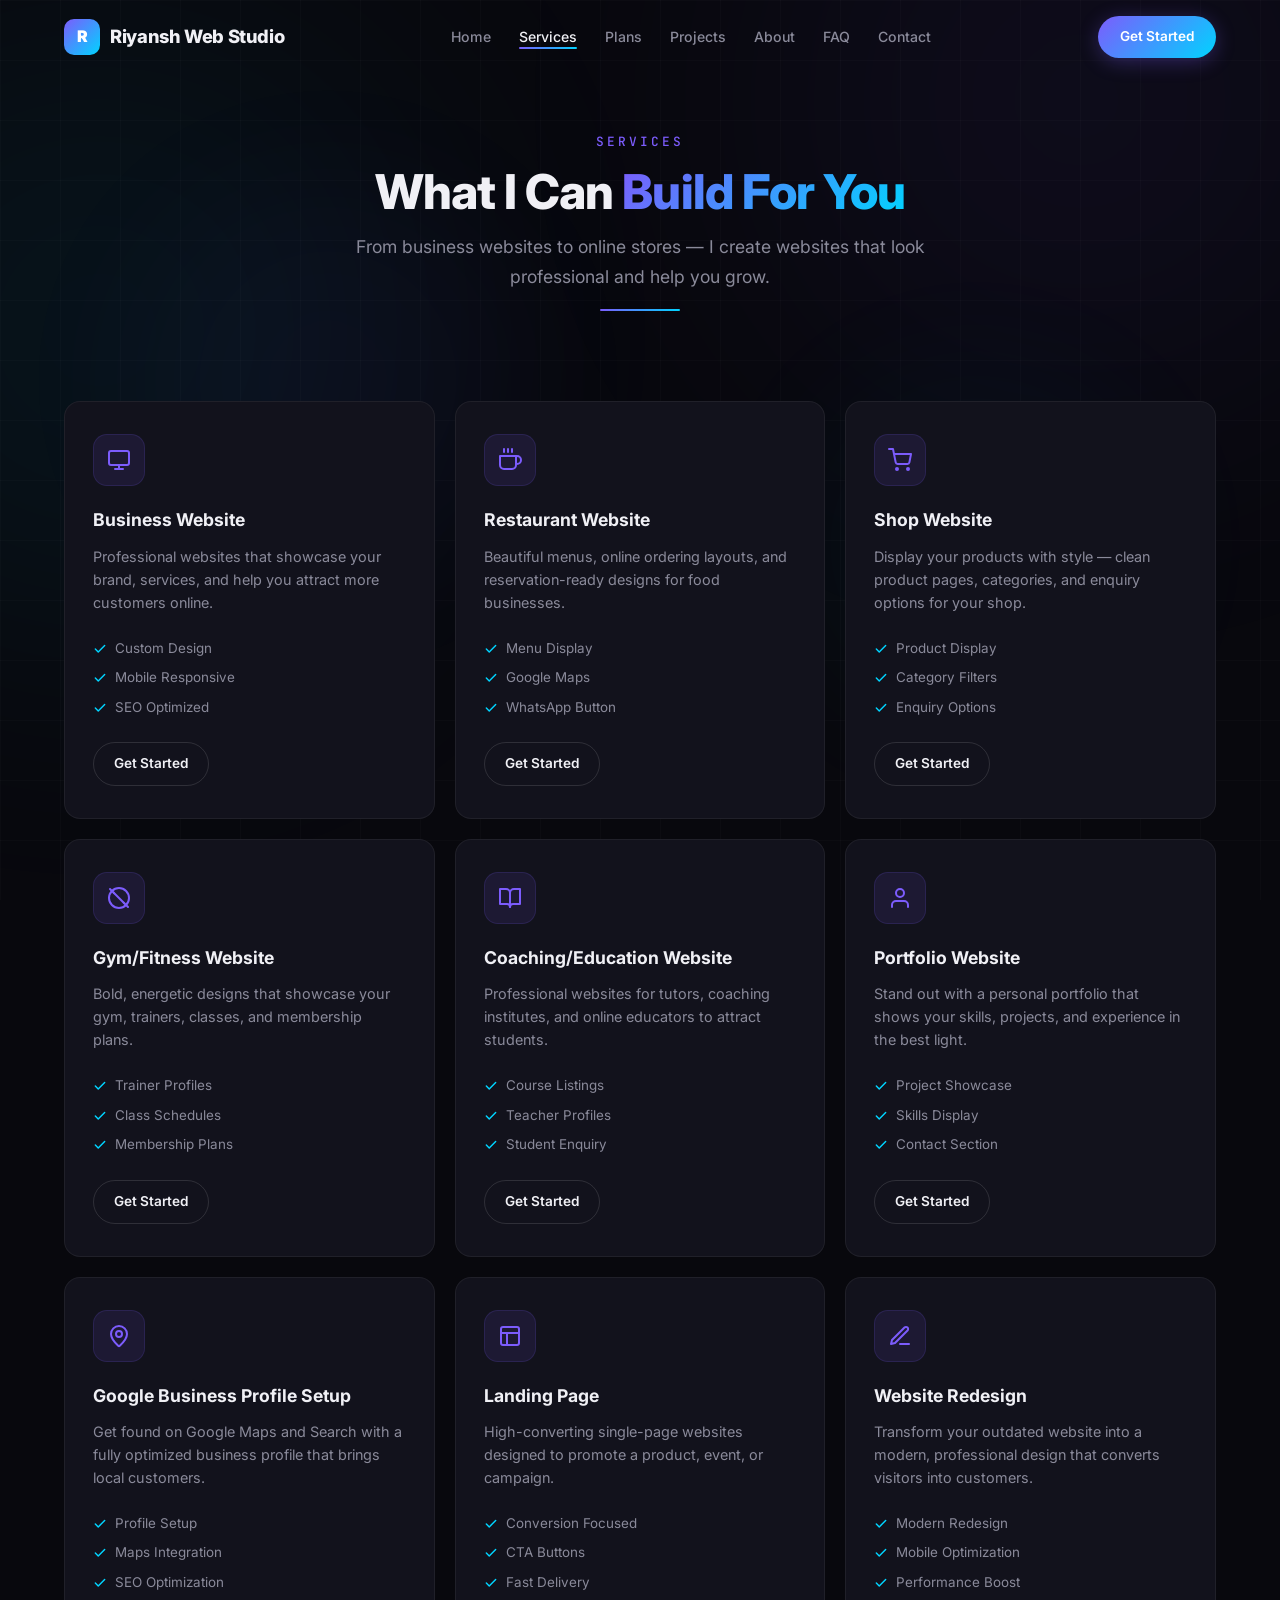
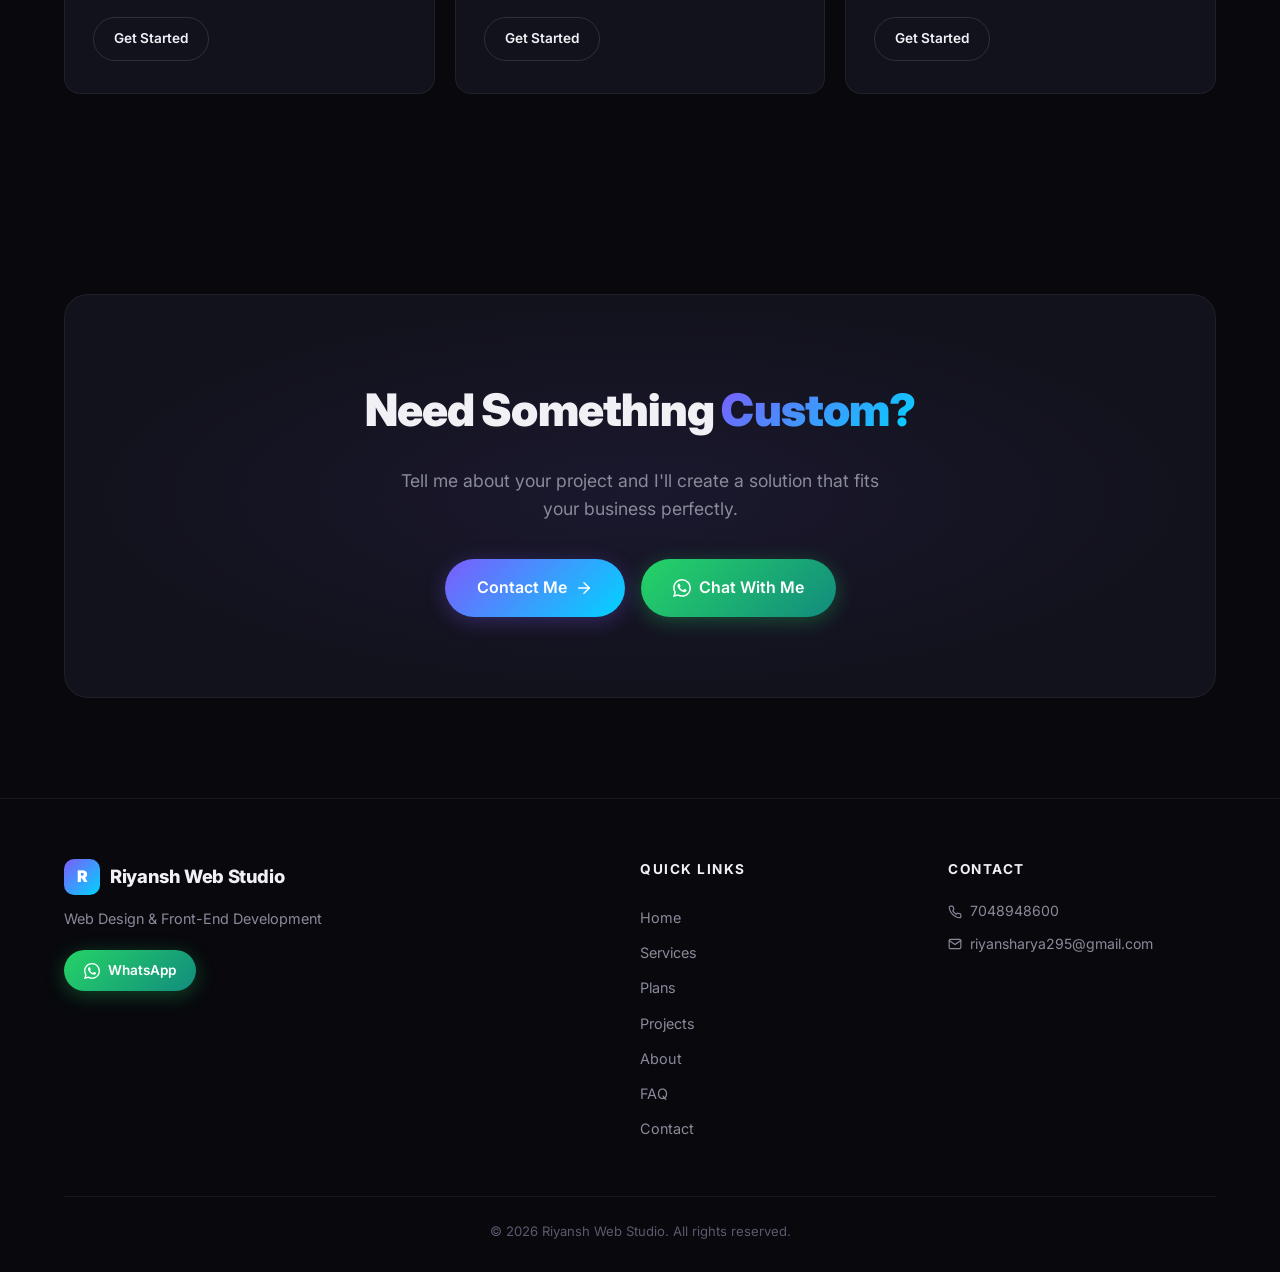
<file: services.html>
<!DOCTYPE html>
<html lang="en">
<head>
    <meta charset="UTF-8">
    <meta name="viewport" content="width=device-width, initial-scale=1.0">
    <title>Services — Riyansh Web Studio</title>
    <meta name="description" content="Professional web development services for businesses, restaurants, shops, gyms, coaching centres and more.">
    <link rel="preconnect" href="https://fonts.googleapis.com">
    <link rel="preconnect" href="https://fonts.gstatic.com" crossorigin>
    <link href="https://fonts.googleapis.com/css2?family=Inter:wght@300;400;500;600;700;800;900&family=JetBrains+Mono:wght@400;500&display=swap" rel="stylesheet">
    <link rel="stylesheet" href="css/style.css">
</head>
<body>
    <!-- Scroll Progress -->
    <div class="scroll-progress"></div>
    <div class="page-loader"><div class="loader-spinner"></div></div>
    <div class="bg-grid"></div>
    <div class="bg-glow bg-glow-1"></div>
    <div class="bg-glow bg-glow-2"></div>
    <div class="bg-orb bg-orb-1"></div>
    <div class="bg-orb bg-orb-2"></div>

    <!-- Navbar -->
    <nav class="navbar">
        <div class="container">
            <a href="index.html" class="nav-logo">
                <div class="nav-logo-icon">R</div>
                <span>Riyansh Web Studio</span>
            </a>
            <ul class="nav-links">
                <li><a href="index.html">Home</a></li>
                <li><a href="services.html" class="active">Services</a></li>
                <li><a href="plans.html">Plans</a></li>
                <li><a href="projects.html">Projects</a></li>
                <li><a href="about.html">About</a></li>
                <li><a href="faq.html">FAQ</a></li>
                <li><a href="contact.html">Contact</a></li>
            </ul>
            <div class="nav-actions">
                <a href="https://wa.me/917048948600?text=Hi%20Riyansh%2C%20I%27m%20interested%20in%20your%20web%20development%20services." target="_blank" class="btn btn-primary nav-btn nav-btn-desktop">Get Started</a>
                <button class="nav-toggle" aria-label="Menu"><span></span><span></span><span></span></button>
            </div>
        </div>
    </nav>
    <div class="mobile-nav">
        <a href="index.html">Home</a>
        <a href="services.html" class="active">Services</a>
        <a href="plans.html">Plans</a>
        <a href="projects.html">Projects</a>
        <a href="about.html">About</a>
        <a href="faq.html">FAQ</a>
        <a href="contact.html">Contact</a>
        <a href="https://wa.me/917048948600?text=Hi%20Riyansh%2C%20I%27m%20interested%20in%20your%20web%20development%20services." target="_blank" class="btn btn-primary">Get Started</a>
    </div>

    <!-- Page Header -->
    <section class="page-header section" style="padding-bottom: 20px;">
        <div class="container">
            <div class="reveal">
                <span class="section-label">Services</span>
                <h1 class="section-title">What I Can <span class="gradient-text">Build For You</span></h1>
                <p class="section-subtitle" style="margin: 0 auto;">From business websites to online stores — I create websites that look professional and help you grow.</p>
            </div>
        </div>
    </section>

    <!-- Services -->
    <section class="section" style="padding-top: 40px;">
        <div class="container">
            <div class="services-grid">
                <div class="service-card reveal">
                    <div class="service-icon"><svg width="24" height="24" viewBox="0 0 24 24" fill="none" stroke="#7c5cfc" stroke-width="2" stroke-linecap="round" stroke-linejoin="round"><rect x="2" y="3" width="20" height="14" rx="2" ry="2"/><line x1="8" y1="21" x2="16" y2="21"/><line x1="12" y1="17" x2="12" y2="21"/></svg></div>
                    <h3 class="service-card-title">Business Website</h3>
                    <p class="service-card-desc">Professional websites that showcase your brand, services, and help you attract more customers online.</p>
                    <ul class="service-features">
                        <li><svg viewBox="0 0 24 24" fill="none" stroke="currentColor" stroke-width="2.5" stroke-linecap="round" stroke-linejoin="round"><polyline points="20 6 9 17 4 12"/></svg>Custom Design</li>
                        <li><svg viewBox="0 0 24 24" fill="none" stroke="currentColor" stroke-width="2.5" stroke-linecap="round" stroke-linejoin="round"><polyline points="20 6 9 17 4 12"/></svg>Mobile Responsive</li>
                        <li><svg viewBox="0 0 24 24" fill="none" stroke="currentColor" stroke-width="2.5" stroke-linecap="round" stroke-linejoin="round"><polyline points="20 6 9 17 4 12"/></svg>SEO Optimized</li>
                    </ul>
                    <a href="https://wa.me/917048948600?text=Hi%20Riyansh%2C%20I%20need%20a%20Business%20Website." target="_blank" class="btn btn-secondary">Get Started</a>
                </div>
                <div class="service-card reveal">
                    <div class="service-icon"><svg width="24" height="24" viewBox="0 0 24 24" fill="none" stroke="#7c5cfc" stroke-width="2" stroke-linecap="round" stroke-linejoin="round"><path d="M18 8h1a4 4 0 0 1 0 8h-1"/><path d="M2 8h16v9a4 4 0 0 1-4 4H6a4 4 0 0 1-4-4V8z"/><line x1="6" y1="1" x2="6" y2="4"/><line x1="10" y1="1" x2="10" y2="4"/><line x1="14" y1="1" x2="14" y2="4"/></svg></div>
                    <h3 class="service-card-title">Restaurant Website</h3>
                    <p class="service-card-desc">Beautiful menus, online ordering layouts, and reservation-ready designs for food businesses.</p>
                    <ul class="service-features">
                        <li><svg viewBox="0 0 24 24" fill="none" stroke="currentColor" stroke-width="2.5" stroke-linecap="round" stroke-linejoin="round"><polyline points="20 6 9 17 4 12"/></svg>Menu Display</li>
                        <li><svg viewBox="0 0 24 24" fill="none" stroke="currentColor" stroke-width="2.5" stroke-linecap="round" stroke-linejoin="round"><polyline points="20 6 9 17 4 12"/></svg>Google Maps</li>
                        <li><svg viewBox="0 0 24 24" fill="none" stroke="currentColor" stroke-width="2.5" stroke-linecap="round" stroke-linejoin="round"><polyline points="20 6 9 17 4 12"/></svg>WhatsApp Button</li>
                    </ul>
                    <a href="https://wa.me/917048948600?text=Hi%20Riyansh%2C%20I%20need%20a%20Restaurant%20Website." target="_blank" class="btn btn-secondary">Get Started</a>
                </div>
                <div class="service-card reveal">
                    <div class="service-icon"><svg width="24" height="24" viewBox="0 0 24 24" fill="none" stroke="#7c5cfc" stroke-width="2" stroke-linecap="round" stroke-linejoin="round"><circle cx="9" cy="21" r="1"/><circle cx="20" cy="21" r="1"/><path d="M1 1h4l2.68 13.39a2 2 0 0 0 2 1.61h9.72a2 2 0 0 0 2-1.61L23 6H6"/></svg></div>
                    <h3 class="service-card-title">Shop Website</h3>
                    <p class="service-card-desc">Display your products with style — clean product pages, categories, and enquiry options for your shop.</p>
                    <ul class="service-features">
                        <li><svg viewBox="0 0 24 24" fill="none" stroke="currentColor" stroke-width="2.5" stroke-linecap="round" stroke-linejoin="round"><polyline points="20 6 9 17 4 12"/></svg>Product Display</li>
                        <li><svg viewBox="0 0 24 24" fill="none" stroke="currentColor" stroke-width="2.5" stroke-linecap="round" stroke-linejoin="round"><polyline points="20 6 9 17 4 12"/></svg>Category Filters</li>
                        <li><svg viewBox="0 0 24 24" fill="none" stroke="currentColor" stroke-width="2.5" stroke-linecap="round" stroke-linejoin="round"><polyline points="20 6 9 17 4 12"/></svg>Enquiry Options</li>
                    </ul>
                    <a href="https://wa.me/917048948600?text=Hi%20Riyansh%2C%20I%20need%20a%20Shop%20Website." target="_blank" class="btn btn-secondary">Get Started</a>
                </div>
                <div class="service-card reveal">
                    <div class="service-icon"><svg width="24" height="24" viewBox="0 0 24 24" fill="none" stroke="#7c5cfc" stroke-width="2" stroke-linecap="round" stroke-linejoin="round"><path d="M6.5 6.5l11 11"/><path d="M21 21l-4.35-4.35"/><path d="M3 3l4.35 4.35"/><circle cx="12" cy="12" r="10"/></svg></div>
                    <h3 class="service-card-title">Gym/Fitness Website</h3>
                    <p class="service-card-desc">Bold, energetic designs that showcase your gym, trainers, classes, and membership plans.</p>
                    <ul class="service-features">
                        <li><svg viewBox="0 0 24 24" fill="none" stroke="currentColor" stroke-width="2.5" stroke-linecap="round" stroke-linejoin="round"><polyline points="20 6 9 17 4 12"/></svg>Trainer Profiles</li>
                        <li><svg viewBox="0 0 24 24" fill="none" stroke="currentColor" stroke-width="2.5" stroke-linecap="round" stroke-linejoin="round"><polyline points="20 6 9 17 4 12"/></svg>Class Schedules</li>
                        <li><svg viewBox="0 0 24 24" fill="none" stroke="currentColor" stroke-width="2.5" stroke-linecap="round" stroke-linejoin="round"><polyline points="20 6 9 17 4 12"/></svg>Membership Plans</li>
                    </ul>
                    <a href="https://wa.me/917048948600?text=Hi%20Riyansh%2C%20I%20need%20a%20Gym%2FFitness%20Website." target="_blank" class="btn btn-secondary">Get Started</a>
                </div>
                <div class="service-card reveal">
                    <div class="service-icon"><svg width="24" height="24" viewBox="0 0 24 24" fill="none" stroke="#7c5cfc" stroke-width="2" stroke-linecap="round" stroke-linejoin="round"><path d="M2 3h6a4 4 0 0 1 4 4v14a3 3 0 0 0-3-3H2z"/><path d="M22 3h-6a4 4 0 0 0-4 4v14a3 3 0 0 1 3-3h7z"/></svg></div>
                    <h3 class="service-card-title">Coaching/Education Website</h3>
                    <p class="service-card-desc">Professional websites for tutors, coaching institutes, and online educators to attract students.</p>
                    <ul class="service-features">
                        <li><svg viewBox="0 0 24 24" fill="none" stroke="currentColor" stroke-width="2.5" stroke-linecap="round" stroke-linejoin="round"><polyline points="20 6 9 17 4 12"/></svg>Course Listings</li>
                        <li><svg viewBox="0 0 24 24" fill="none" stroke="currentColor" stroke-width="2.5" stroke-linecap="round" stroke-linejoin="round"><polyline points="20 6 9 17 4 12"/></svg>Teacher Profiles</li>
                        <li><svg viewBox="0 0 24 24" fill="none" stroke="currentColor" stroke-width="2.5" stroke-linecap="round" stroke-linejoin="round"><polyline points="20 6 9 17 4 12"/></svg>Student Enquiry</li>
                    </ul>
                    <a href="https://wa.me/917048948600?text=Hi%20Riyansh%2C%20I%20need%20a%20Coaching%2FEducation%20Website." target="_blank" class="btn btn-secondary">Get Started</a>
                </div>
                <div class="service-card reveal">
                    <div class="service-icon"><svg width="24" height="24" viewBox="0 0 24 24" fill="none" stroke="#7c5cfc" stroke-width="2" stroke-linecap="round" stroke-linejoin="round"><path d="M20 21v-2a4 4 0 0 0-4-4H8a4 4 0 0 0-4 4v2"/><circle cx="12" cy="7" r="4"/></svg></div>
                    <h3 class="service-card-title">Portfolio Website</h3>
                    <p class="service-card-desc">Stand out with a personal portfolio that shows your skills, projects, and experience in the best light.</p>
                    <ul class="service-features">
                        <li><svg viewBox="0 0 24 24" fill="none" stroke="currentColor" stroke-width="2.5" stroke-linecap="round" stroke-linejoin="round"><polyline points="20 6 9 17 4 12"/></svg>Project Showcase</li>
                        <li><svg viewBox="0 0 24 24" fill="none" stroke="currentColor" stroke-width="2.5" stroke-linecap="round" stroke-linejoin="round"><polyline points="20 6 9 17 4 12"/></svg>Skills Display</li>
                        <li><svg viewBox="0 0 24 24" fill="none" stroke="currentColor" stroke-width="2.5" stroke-linecap="round" stroke-linejoin="round"><polyline points="20 6 9 17 4 12"/></svg>Contact Section</li>
                    </ul>
                    <a href="https://wa.me/917048948600?text=Hi%20Riyansh%2C%20I%20need%20a%20Portfolio%20Website." target="_blank" class="btn btn-secondary">Get Started</a>
                </div>
                <div class="service-card reveal">
                    <div class="service-icon"><svg width="24" height="24" viewBox="0 0 24 24" fill="none" stroke="#7c5cfc" stroke-width="2" stroke-linecap="round" stroke-linejoin="round"><circle cx="12" cy="10" r="3"/><path d="M12 2a8 8 0 0 0-8 8c0 5.4 7 11.5 7.3 11.8a1 1 0 0 0 1.4 0C13 21.5 20 15.4 20 10a8 8 0 0 0-8-8z"/></svg></div>
                    <h3 class="service-card-title">Google Business Profile Setup</h3>
                    <p class="service-card-desc">Get found on Google Maps and Search with a fully optimized business profile that brings local customers.</p>
                    <ul class="service-features">
                        <li><svg viewBox="0 0 24 24" fill="none" stroke="currentColor" stroke-width="2.5" stroke-linecap="round" stroke-linejoin="round"><polyline points="20 6 9 17 4 12"/></svg>Profile Setup</li>
                        <li><svg viewBox="0 0 24 24" fill="none" stroke="currentColor" stroke-width="2.5" stroke-linecap="round" stroke-linejoin="round"><polyline points="20 6 9 17 4 12"/></svg>Maps Integration</li>
                        <li><svg viewBox="0 0 24 24" fill="none" stroke="currentColor" stroke-width="2.5" stroke-linecap="round" stroke-linejoin="round"><polyline points="20 6 9 17 4 12"/></svg>SEO Optimization</li>
                    </ul>
                    <a href="https://wa.me/917048948600?text=Hi%20Riyansh%2C%20I%20need%20Google%20Business%20Profile%20Setup." target="_blank" class="btn btn-secondary">Get Started</a>
                </div>
                <div class="service-card reveal">
                    <div class="service-icon"><svg width="24" height="24" viewBox="0 0 24 24" fill="none" stroke="#7c5cfc" stroke-width="2" stroke-linecap="round" stroke-linejoin="round"><rect x="3" y="3" width="18" height="18" rx="2" ry="2"/><line x1="3" y1="9" x2="21" y2="9"/><line x1="9" y1="21" x2="9" y2="9"/></svg></div>
                    <h3 class="service-card-title">Landing Page</h3>
                    <p class="service-card-desc">High-converting single-page websites designed to promote a product, event, or campaign.</p>
                    <ul class="service-features">
                        <li><svg viewBox="0 0 24 24" fill="none" stroke="currentColor" stroke-width="2.5" stroke-linecap="round" stroke-linejoin="round"><polyline points="20 6 9 17 4 12"/></svg>Conversion Focused</li>
                        <li><svg viewBox="0 0 24 24" fill="none" stroke="currentColor" stroke-width="2.5" stroke-linecap="round" stroke-linejoin="round"><polyline points="20 6 9 17 4 12"/></svg>CTA Buttons</li>
                        <li><svg viewBox="0 0 24 24" fill="none" stroke="currentColor" stroke-width="2.5" stroke-linecap="round" stroke-linejoin="round"><polyline points="20 6 9 17 4 12"/></svg>Fast Delivery</li>
                    </ul>
                    <a href="https://wa.me/917048948600?text=Hi%20Riyansh%2C%20I%20need%20a%20Landing%20Page." target="_blank" class="btn btn-secondary">Get Started</a>
                </div>
                <div class="service-card reveal">
                    <div class="service-icon"><svg width="24" height="24" viewBox="0 0 24 24" fill="none" stroke="#7c5cfc" stroke-width="2" stroke-linecap="round" stroke-linejoin="round"><path d="M12 20h9"/><path d="M16.5 3.5a2.121 2.121 0 0 1 3 3L7 19l-4 1 1-4L16.5 3.5z"/></svg></div>
                    <h3 class="service-card-title">Website Redesign</h3>
                    <p class="service-card-desc">Transform your outdated website into a modern, professional design that converts visitors into customers.</p>
                    <ul class="service-features">
                        <li><svg viewBox="0 0 24 24" fill="none" stroke="currentColor" stroke-width="2.5" stroke-linecap="round" stroke-linejoin="round"><polyline points="20 6 9 17 4 12"/></svg>Modern Redesign</li>
                        <li><svg viewBox="0 0 24 24" fill="none" stroke="currentColor" stroke-width="2.5" stroke-linecap="round" stroke-linejoin="round"><polyline points="20 6 9 17 4 12"/></svg>Mobile Optimization</li>
                        <li><svg viewBox="0 0 24 24" fill="none" stroke="currentColor" stroke-width="2.5" stroke-linecap="round" stroke-linejoin="round"><polyline points="20 6 9 17 4 12"/></svg>Performance Boost</li>
                    </ul>
                    <a href="https://wa.me/917048948600?text=Hi%20Riyansh%2C%20I%20need%20a%20Website%20Redesign." target="_blank" class="btn btn-secondary">Get Started</a>
                </div>
            </div>
        </div>
    </section>

    <!-- CTA -->
    <section class="cta-section">
        <div class="container">
            <div class="cta-box reveal">
                <h2 class="cta-title">Need Something <span class="gradient-text">Custom?</span></h2>
                <p class="cta-desc">Tell me about your project and I'll create a solution that fits your business perfectly.</p>
                <div class="cta-buttons">
                    <a href="contact.html" class="btn btn-primary">
                        Contact Me
                        <svg width="18" height="18" viewBox="0 0 24 24" fill="none" stroke="currentColor" stroke-width="2" stroke-linecap="round" stroke-linejoin="round"><line x1="5" y1="12" x2="19" y2="12"/><polyline points="12 5 19 12 12 19"/></svg>
                    </a>
                    <a href="https://wa.me/917048948600?text=Hi%20Riyansh%2C%20I%27m%20interested%20in%20your%20web%20development%20services." target="_blank" class="btn btn-whatsapp">
                        <svg width="18" height="18" viewBox="0 0 24 24" fill="#fff"><path d="M17.472 14.382c-.297-.149-1.758-.867-2.03-.967-.273-.099-.471-.148-.67.15-.197.297-.767.966-.94 1.164-.173.199-.347.223-.644.075-.297-.15-1.255-.463-2.39-1.475-.883-.788-1.48-1.761-1.653-2.059-.173-.297-.018-.458.13-.606.134-.133.298-.347.446-.52.149-.174.198-.298.298-.497.099-.198.05-.371-.025-.52-.075-.149-.669-1.612-.916-2.207-.242-.579-.487-.5-.669-.51-.173-.008-.371-.01-.57-.01-.198 0-.52.074-.792.372-.272.297-1.04 1.016-1.04 2.479 0 1.462 1.065 2.875 1.213 3.074.149.198 2.096 3.2 5.077 4.487.709.306 1.262.489 1.694.625.712.227 1.36.195 1.871.118.571-.085 1.758-.719 2.006-1.413.248-.694.248-1.289.173-1.413-.074-.124-.272-.198-.57-.347m-5.421 7.403h-.004a9.87 9.87 0 01-5.031-1.378l-.361-.214-3.741.982.998-3.648-.235-.374a9.86 9.86 0 01-1.51-5.26c.001-5.45 4.436-9.884 9.888-9.884 2.64 0 5.122 1.03 6.988 2.898a9.825 9.825 0 012.893 6.994c-.003 5.45-4.437 9.884-9.885 9.884m8.413-18.297A11.815 11.815 0 0012.05 0C5.495 0 .16 5.335.157 11.892c0 2.096.547 4.142 1.588 5.945L.057 24l6.305-1.654a11.882 11.882 0 005.683 1.448h.005c6.554 0 11.89-5.335 11.893-11.893a11.821 11.821 0 00-3.48-8.413z"/></svg>
                        Chat With Me
                    </a>
                </div>
            </div>
        </div>
    </section>

    <!-- Footer -->
    <footer class="footer">
        <div class="container">
            <div class="footer-grid">
                <div>
                    <a href="index.html" class="nav-logo"><div class="nav-logo-icon">R</div><span>Riyansh Web Studio</span></a>
                    <p class="footer-brand-desc">Web Design &amp; Front-End Development</p>
                    <div class="footer-whatsapp-cta"><a href="https://wa.me/917048948600?text=Hi%20Riyansh%2C%20I%27m%20interested%20in%20your%20web%20development%20services." target="_blank" class="btn btn-whatsapp"><svg width="16" height="16" viewBox="0 0 24 24" fill="#fff"><path d="M17.472 14.382c-.297-.149-1.758-.867-2.03-.967-.273-.099-.471-.148-.67.15-.197.297-.767.966-.94 1.164-.173.199-.347.223-.644.075-.297-.15-1.255-.463-2.39-1.475-.883-.788-1.48-1.761-1.653-2.059-.173-.297-.018-.458.13-.606.134-.133.298-.347.446-.52.149-.174.198-.298.298-.497.099-.198.05-.371-.025-.52-.075-.149-.669-1.612-.916-2.207-.242-.579-.487-.5-.669-.51-.173-.008-.371-.01-.57-.01-.198 0-.52.074-.792.372-.272.297-1.04 1.016-1.04 2.479 0 1.462 1.065 2.875 1.213 3.074.149.198 2.096 3.2 5.077 4.487.709.306 1.262.489 1.694.625.712.227 1.36.195 1.871.118.571-.085 1.758-.719 2.006-1.413.248-.694.248-1.289.173-1.413-.074-.124-.272-.198-.57-.347m-5.421 7.403h-.004a9.87 9.87 0 01-5.031-1.378l-.361-.214-3.741.982.998-3.648-.235-.374a9.86 9.86 0 01-1.51-5.26c.001-5.45 4.436-9.884 9.888-9.884 2.64 0 5.122 1.03 6.988 2.898a9.825 9.825 0 012.893 6.994c-.003 5.45-4.437 9.884-9.885 9.884m8.413-18.297A11.815 11.815 0 0012.05 0C5.495 0 .16 5.335.157 11.892c0 2.096.547 4.142 1.588 5.945L.057 24l6.305-1.654a11.882 11.882 0 005.683 1.448h.005c6.554 0 11.89-5.335 11.893-11.893a11.821 11.821 0 00-3.48-8.413z"/></svg> WhatsApp</a></div>
                </div>
                <div>
                    <h4 class="footer-heading">Quick Links</h4>
                    <div class="footer-links">
                        <a href="index.html">Home</a><a href="services.html">Services</a><a href="plans.html">Plans</a><a href="projects.html">Projects</a><a href="about.html">About</a><a href="faq.html">FAQ</a><a href="contact.html">Contact</a>
                    </div>
                </div>
                <div>
                    <h4 class="footer-heading">Contact</h4>
                    <div class="footer-contact-item"><svg width="14" height="14" viewBox="0 0 24 24" fill="none" stroke="currentColor" stroke-width="2" stroke-linecap="round" stroke-linejoin="round"><path d="M22 16.92v3a2 2 0 0 1-2.18 2 19.79 19.79 0 0 1-8.63-3.07 19.5 19.5 0 0 1-6-6 19.79 19.79 0 0 1-3.07-8.67A2 2 0 0 1 4.11 2h3a2 2 0 0 1 2 1.72c.13.88.36 1.75.7 2.58a2 2 0 0 1-.45 2.11L8.09 9.91a16 16 0 0 0 6 6l1.27-1.27a2 2 0 0 1 2.11-.45c.83.34 1.7.57 2.58.7A2 2 0 0 1 22 16.92z"/></svg><a href="tel:7048948600">7048948600</a></div>
                    <div class="footer-contact-item"><svg width="14" height="14" viewBox="0 0 24 24" fill="none" stroke="currentColor" stroke-width="2" stroke-linecap="round" stroke-linejoin="round"><path d="M4 4h16c1.1 0 2 .9 2 2v12c0 1.1-.9 2-2 2H4c-1.1 0-2-.9-2-2V6c0-1.1.9-2 2-2z"/><polyline points="22,6 12,13 2,6"/></svg><a href="mailto:riyansharya295@gmail.com">riyansharya295@gmail.com</a></div>
                </div>
            </div>
            <div class="footer-bottom"><p>&copy; 2026 Riyansh Web Studio. All rights reserved.</p></div>
        </div>
    </footer>

    <button class="back-to-top" aria-label="Back to top"><svg viewBox="0 0 24 24" fill="none" stroke="currentColor" stroke-width="2" stroke-linecap="round" stroke-linejoin="round"><polyline points="18 15 12 9 6 15"/></svg></button>
    <script src="js/script.js"></script>
</body>
</html>
</file>
<file: css/style.css>
/* ========================================
   RIYANSH WEB STUDIO — GLOBAL STYLES
   ======================================== */

/* VARIABLES & RESET */
:root {
    --bg-primary: #08080d;
    --bg-secondary: #0e0e16;
    --bg-card: #12121c;
    --bg-card-hover: #181825;
    --border-color: rgba(255, 255, 255, 0.06);
    --border-hover: rgba(255, 255, 255, 0.12);
    --text-primary: #f0f0f5;
    --text-secondary: #8a8a9a;
    --text-muted: #5a5a6e;
    --accent-1: #7c5cfc;
    --accent-2: #00d4ff;
    --accent-3: #a855f7;
    --gradient-main: linear-gradient(135deg, #7c5cfc 0%, #00d4ff 100%);
    --gradient-purple: linear-gradient(135deg, #7c5cfc 0%, #a855f7 100%);
    --gradient-dark: linear-gradient(180deg, #08080d 0%, #0e0e16 100%);
    --gradient-card: linear-gradient(145deg, rgba(124, 92, 252, 0.08) 0%, rgba(0, 212, 255, 0.04) 100%);
    --shadow-sm: 0 2px 8px rgba(0, 0, 0, 0.3);
    --shadow-md: 0 8px 30px rgba(0, 0, 0, 0.4);
    --shadow-lg: 0 20px 60px rgba(0, 0, 0, 0.5);
    --shadow-glow: 0 0 40px rgba(124, 92, 252, 0.15);
    --radius-sm: 8px;
    --radius-md: 12px;
    --radius-lg: 16px;
    --radius-xl: 24px;
    --font-main: 'Inter', -apple-system, BlinkMacSystemFont, sans-serif;
    --font-mono: 'JetBrains Mono', monospace;
    --transition: 0.3s cubic-bezier(0.4, 0, 0.2, 1);
    --max-width: 1200px;
    --nav-height: 72px;
}

*, *::before, *::after {
    margin: 0;
    padding: 0;
    box-sizing: border-box;
}

html {
    scroll-behavior: smooth;
    scroll-padding-top: 80px;
}

body {
    font-family: var(--font-main);
    background: var(--bg-primary);
    color: var(--text-primary);
    line-height: 1.6;
    overflow-x: hidden;
    -webkit-font-smoothing: antialiased;
    -moz-osx-font-smoothing: grayscale;
}

body.no-scroll {
    overflow: hidden;
}

a { text-decoration: none; color: inherit; }
ul { list-style: none; }
img { max-width: 100%; display: block; }

/* ========================================
   PAGE LOADER
   ======================================== */
.page-loader {
    position: fixed;
    inset: 0;
    background: var(--bg-primary);
    z-index: 10000;
    display: flex;
    align-items: center;
    justify-content: center;
    transition: opacity 0.5s ease, visibility 0.5s ease;
}

.page-loader.hidden {
    opacity: 0;
    visibility: hidden;
}

.loader-spinner {
    width: 40px;
    height: 40px;
    border: 3px solid rgba(124, 92, 252, 0.15);
    border-top-color: var(--accent-1);
    border-radius: 50%;
    animation: spin 0.8s linear infinite;
}

@keyframes spin {
    to { transform: rotate(360deg); }
}

/* ========================================
   UTILITY CLASSES
   ======================================== */
.container {
    width: 100%;
    max-width: var(--max-width);
    margin: 0 auto;
    padding: 0 24px;
}

.section {
    padding: 100px 0;
    position: relative;
}

.section-label {
    font-family: var(--font-mono);
    font-size: 0.8rem;
    font-weight: 500;
    text-transform: uppercase;
    letter-spacing: 3px;
    color: var(--accent-1);
    margin-bottom: 12px;
    display: block;
}

.section-title {
    font-size: clamp(2rem, 5vw, 3rem);
    font-weight: 800;
    line-height: 1.15;
    margin-bottom: 20px;
    letter-spacing: -0.02em;
}

.section-subtitle {
    font-size: 1.1rem;
    color: var(--text-secondary);
    max-width: 600px;
    line-height: 1.7;
}

.gradient-text {
    background: var(--gradient-main);
    -webkit-background-clip: text;
    -webkit-text-fill-color: transparent;
    background-clip: text;
}

.text-center { text-align: center; }

/* ========================================
   BUTTONS
   ======================================== */
.btn {
    display: inline-flex;
    align-items: center;
    gap: 8px;
    padding: 14px 28px;
    border-radius: 50px;
    font-family: var(--font-main);
    font-size: 0.95rem;
    font-weight: 600;
    border: none;
    cursor: pointer;
    transition: var(--transition);
    white-space: nowrap;
}

.btn-primary {
    background: var(--gradient-main);
    color: #fff;
    box-shadow: 0 4px 20px rgba(124, 92, 252, 0.3);
}

.btn-primary:hover {
    transform: translateY(-2px);
    box-shadow: 0 8px 30px rgba(124, 92, 252, 0.45);
}

.btn-secondary {
    background: transparent;
    color: var(--text-primary);
    border: 1px solid var(--border-hover);
}

.btn-secondary:hover {
    background: rgba(255, 255, 255, 0.05);
    border-color: rgba(255, 255, 255, 0.2);
    transform: translateY(-2px);
}

.btn-whatsapp {
    background: linear-gradient(135deg, #25d366 0%, #128c7e 100%);
    color: #fff;
    box-shadow: 0 4px 20px rgba(37, 211, 102, 0.3);
}

.btn-whatsapp:hover {
    transform: translateY(-2px);
    box-shadow: 0 8px 30px rgba(37, 211, 102, 0.45);
}

/* ========================================
   SCROLL REVEAL
   ======================================== */
.reveal {
    opacity: 0;
    transform: translateY(30px);
    transition: opacity 0.7s cubic-bezier(0.4, 0, 0.2, 1), transform 0.7s cubic-bezier(0.4, 0, 0.2, 1);
}

.reveal.visible {
    opacity: 1;
    transform: translateY(0);
}

/* ========================================
   BACKGROUND EFFECTS
   ======================================== */
.bg-grid {
    position: fixed;
    inset: 0;
    background-image:
        linear-gradient(rgba(255, 255, 255, 0.02) 1px, transparent 1px),
        linear-gradient(90deg, rgba(255, 255, 255, 0.02) 1px, transparent 1px);
    background-size: 60px 60px;
    pointer-events: none;
    z-index: 0;
}

.bg-glow {
    position: fixed;
    width: 600px;
    height: 600px;
    border-radius: 50%;
    filter: blur(150px);
    opacity: 0.07;
    pointer-events: none;
    z-index: 0;
}

.bg-glow-1 { top: -200px; right: -100px; background: var(--accent-1); }
.bg-glow-2 { bottom: 30%; left: -200px; background: var(--accent-2); }

/* ========================================
   NAVBAR
   ======================================== */
.navbar {
    position: fixed;
    top: 0;
    left: 0;
    right: 0;
    z-index: 1000;
    padding: 16px 0;
    transition: var(--transition);
}

.navbar.scrolled {
    background: rgba(8, 8, 13, 0.88);
    backdrop-filter: blur(20px);
    -webkit-backdrop-filter: blur(20px);
    border-bottom: 1px solid var(--border-color);
    padding: 12px 0;
}

.navbar .container {
    display: flex;
    align-items: center;
    justify-content: space-between;
}

.nav-logo {
    font-size: 1.15rem;
    font-weight: 800;
    letter-spacing: -0.02em;
    display: flex;
    align-items: center;
    gap: 10px;
}

.nav-logo-icon {
    width: 36px;
    height: 36px;
    background: var(--gradient-main);
    border-radius: 10px;
    display: flex;
    align-items: center;
    justify-content: center;
    font-size: 1rem;
    font-weight: 900;
    color: #fff;
}

.nav-links {
    display: flex;
    align-items: center;
    gap: 28px;
}

.nav-links a {
    font-size: 0.88rem;
    font-weight: 500;
    color: var(--text-secondary);
    transition: var(--transition);
    position: relative;
}

.nav-links a:hover,
.nav-links a.active {
    color: var(--text-primary);
}

.nav-links a::after {
    content: '';
    position: absolute;
    bottom: -4px;
    left: 0;
    width: 0;
    height: 2px;
    background: var(--gradient-main);
    transition: var(--transition);
    border-radius: 1px;
}

.nav-links a:hover::after,
.nav-links a.active::after {
    width: 100%;
}

.nav-actions {
    display: flex;
    align-items: center;
    gap: 12px;
}

.nav-btn {
    padding: 10px 22px;
    font-size: 0.85rem;
}

.nav-toggle {
    display: none;
    flex-direction: column;
    gap: 5px;
    cursor: pointer;
    padding: 4px;
    z-index: 1001;
    background: none;
    border: none;
}

.nav-toggle span {
    width: 24px;
    height: 2px;
    background: var(--text-primary);
    border-radius: 2px;
    transition: var(--transition);
    display: block;
}

.nav-toggle.active span:nth-child(1) { transform: rotate(45deg) translate(5px, 5px); }
.nav-toggle.active span:nth-child(2) { opacity: 0; }
.nav-toggle.active span:nth-child(3) { transform: rotate(-45deg) translate(5px, -5px); }

/* Mobile Nav */
.mobile-nav {
    display: none;
    position: fixed;
    inset: 0;
    background: rgba(8, 8, 13, 0.97);
    backdrop-filter: blur(20px);
    -webkit-backdrop-filter: blur(20px);
    z-index: 999;
    flex-direction: column;
    align-items: center;
    justify-content: center;
    gap: 24px;
    opacity: 0;
    transition: opacity 0.3s ease;
}

.mobile-nav.active {
    display: flex;
    opacity: 1;
}

.mobile-nav a {
    font-size: 1.25rem;
    font-weight: 600;
    color: var(--text-secondary);
    transition: var(--transition);
}

.mobile-nav a:hover,
.mobile-nav a.active {
    color: var(--text-primary);
}

/* ========================================
   PAGE HEADER (inner pages)
   ======================================== */
.page-header {
    padding-top: calc(var(--nav-height) + 60px);
    padding-bottom: 40px;
    text-align: center;
    position: relative;
}

.page-header::after {
    content: '';
    position: absolute;
    bottom: 0;
    left: 50%;
    transform: translateX(-50%);
    width: 80px;
    height: 2px;
    background: var(--gradient-main);
    border-radius: 1px;
}

.page-header .section-title {
    margin-bottom: 12px;
}

.page-header .section-subtitle {
    margin: 0 auto;
}

/* ========================================
   HERO (Home)
   ======================================== */
.hero {
    min-height: 100vh;
    display: flex;
    align-items: center;
    padding-top: var(--nav-height);
    position: relative;
    overflow: hidden;
}

.hero .container {
    display: grid;
    grid-template-columns: 1fr 1fr;
    gap: 60px;
    align-items: center;
}

.hero-content { position: relative; z-index: 2; }

.hero-badge {
    display: inline-flex;
    align-items: center;
    gap: 8px;
    padding: 8px 16px;
    background: rgba(124, 92, 252, 0.1);
    border: 1px solid rgba(124, 92, 252, 0.2);
    border-radius: 50px;
    font-size: 0.8rem;
    font-weight: 500;
    color: var(--accent-1);
    margin-bottom: 28px;
}

.hero-badge-dot {
    width: 6px;
    height: 6px;
    background: var(--accent-1);
    border-radius: 50%;
    animation: pulse-dot 2s infinite;
}

@keyframes pulse-dot {
    0%, 100% { opacity: 1; }
    50% { opacity: 0.3; }
}

.hero-title {
    font-size: clamp(2.4rem, 5.5vw, 3.6rem);
    font-weight: 900;
    line-height: 1.1;
    letter-spacing: -0.03em;
    margin-bottom: 24px;
}

.hero-desc {
    font-size: 1.12rem;
    color: var(--text-secondary);
    line-height: 1.7;
    margin-bottom: 36px;
    max-width: 500px;
}

.hero-buttons {
    display: flex;
    gap: 16px;
    flex-wrap: wrap;
    margin-bottom: 48px;
}

.hero-features {
    display: grid;
    grid-template-columns: 1fr 1fr;
    gap: 14px;
}

.hero-feature {
    display: flex;
    align-items: center;
    gap: 10px;
    font-size: 0.9rem;
    color: var(--text-secondary);
}

.hero-feature svg {
    width: 18px;
    height: 18px;
    flex-shrink: 0;
    color: #25d366;
}

/* Hero Visual */
.hero-visual {
    position: relative;
    display: flex;
    align-items: center;
    justify-content: center;
}

.mockup-wrapper {
    position: relative;
    width: 100%;
    max-width: 480px;
}

.mockup-laptop-screen {
    width: 100%;
    aspect-ratio: 16 / 10;
    background: var(--bg-card);
    border-radius: 12px;
    border: 2px solid rgba(255, 255, 255, 0.08);
    overflow: hidden;
    position: relative;
    box-shadow: var(--shadow-lg), var(--shadow-glow);
}

.mockup-laptop-screen::before {
    content: '';
    position: absolute;
    inset: 0;
    background: linear-gradient(135deg, rgba(124, 92, 252, 0.1) 0%, rgba(0, 212, 255, 0.05) 50%, rgba(168, 85, 247, 0.08) 100%);
}

.mockup-screen-content {
    position: relative;
    padding: 16px;
    height: 100%;
    display: flex;
    flex-direction: column;
    gap: 8px;
}

.mockup-nav-bar {
    display: flex;
    align-items: center;
    gap: 6px;
    padding: 8px 12px;
    background: rgba(255, 255, 255, 0.04);
    border-radius: 6px;
}

.mockup-nav-dot { width: 6px; height: 6px; border-radius: 50%; }
.mockup-nav-dot:nth-child(1) { background: #ff5f57; }
.mockup-nav-dot:nth-child(2) { background: #ffbd2e; }
.mockup-nav-dot:nth-child(3) { background: #28c840; }

.mockup-nav-url {
    flex: 1;
    margin-left: 8px;
    height: 6px;
    background: rgba(255, 255, 255, 0.08);
    border-radius: 3px;
}

.mockup-body {
    flex: 1;
    display: flex;
    flex-direction: column;
    gap: 8px;
    padding-top: 8px;
}

.mockup-hero-block {
    height: 40%;
    background: linear-gradient(135deg, rgba(124, 92, 252, 0.2) 0%, rgba(0, 212, 255, 0.15) 100%);
    border-radius: 8px;
    display: flex;
    flex-direction: column;
    align-items: center;
    justify-content: center;
    gap: 6px;
}

.mockup-hero-line { height: 6px; border-radius: 3px; background: rgba(255, 255, 255, 0.15); }
.mockup-hero-line:nth-child(1) { width: 60%; }
.mockup-hero-line:nth-child(2) { width: 40%; height: 4px; background: rgba(255, 255, 255, 0.08); }
.mockup-hero-line:nth-child(3) { width: 25%; height: 14px; background: var(--gradient-main); border-radius: 7px; margin-top: 4px; }

.mockup-cards-row { display: flex; gap: 6px; flex: 1; }

.mockup-mini-card {
    flex: 1;
    background: rgba(255, 255, 255, 0.03);
    border: 1px solid rgba(255, 255, 255, 0.05);
    border-radius: 6px;
    padding: 8px;
    display: flex;
    flex-direction: column;
    gap: 4px;
}

.mockup-mini-card-circle { width: 14px; height: 14px; border-radius: 50%; background: rgba(124, 92, 252, 0.2); }
.mockup-mini-card-line { height: 3px; background: rgba(255, 255, 255, 0.06); border-radius: 2px; }
.mockup-mini-card-line:nth-child(2) { width: 80%; }
.mockup-mini-card-line:nth-child(3) { width: 60%; }

.mockup-laptop-base {
    width: 110%;
    height: 12px;
    margin-left: -5%;
    background: linear-gradient(180deg, rgba(255, 255, 255, 0.06) 0%, rgba(255, 255, 255, 0.02) 100%);
    border-radius: 0 0 8px 8px;
}

.hero-float {
    position: absolute;
    border-radius: var(--radius-md);
    padding: 12px 16px;
    background: rgba(18, 18, 28, 0.9);
    border: 1px solid var(--border-color);
    backdrop-filter: blur(10px);
    box-shadow: var(--shadow-md);
    z-index: 4;
    animation: float 6s ease-in-out infinite;
}

.hero-float-1 {
    top: 10%;
    right: -20px;
    display: flex;
    align-items: center;
    gap: 8px;
    font-size: 0.75rem;
    font-weight: 600;
}

.hero-float-1 .dot { width: 8px; height: 8px; background: #25d366; border-radius: 50%; }

.hero-float-2 {
    bottom: 20%;
    left: -30px;
    animation-delay: -3s;
    font-size: 0.75rem;
    color: var(--text-secondary);
}

.hero-float-2 span { color: var(--accent-2); font-weight: 700; }

@keyframes float {
    0%, 100% { transform: translateY(0px); }
    50% { transform: translateY(-12px); }
}

/* ========================================
   SERVICE CARDS
   ======================================== */
.services-grid {
    display: grid;
    grid-template-columns: repeat(auto-fill, minmax(280px, 1fr));
    gap: 20px;
    margin-top: 50px;
}

.service-card {
    background: var(--bg-card);
    border: 1px solid var(--border-color);
    border-radius: var(--radius-lg);
    padding: 32px 28px;
    transition: var(--transition);
    position: relative;
    overflow: hidden;
    display: flex;
    flex-direction: column;
}

.service-card::before {
    content: '';
    position: absolute;
    inset: 0;
    background: var(--gradient-card);
    opacity: 0;
    transition: var(--transition);
}

.service-card::after {
    content: '';
    position: absolute;
    bottom: 0;
    left: 0;
    width: 0;
    height: 2px;
    background: var(--gradient-main);
    transition: width 0.4s cubic-bezier(0.4, 0, 0.2, 1);
}

.service-card:hover {
    border-color: var(--border-hover);
    transform: translateY(-4px);
    box-shadow: var(--shadow-glow);
}

.service-card:hover::before { opacity: 1; }
.service-card:hover::after { width: 100%; }

.service-card:hover .service-icon {
    transform: scale(1.08) rotate(-3deg);
    background: rgba(124, 92, 252, 0.18);
    border-color: rgba(124, 92, 252, 0.3);
    box-shadow: 0 0 20px rgba(124, 92, 252, 0.15);
}

.service-icon {
    width: 52px;
    height: 52px;
    border-radius: 14px;
    display: flex;
    align-items: center;
    justify-content: center;
    margin-bottom: 20px;
    position: relative;
    z-index: 1;
    background: rgba(124, 92, 252, 0.1);
    border: 1px solid rgba(124, 92, 252, 0.15);
    transition: var(--transition);
}

.service-card-title {
    font-size: 1.1rem;
    font-weight: 700;
    margin-bottom: 10px;
    position: relative;
    z-index: 1;
}

.service-card-desc {
    font-size: 0.9rem;
    color: var(--text-secondary);
    line-height: 1.6;
    position: relative;
    z-index: 1;
    flex: 1;
    margin-bottom: 20px;
}

.service-card .btn {
    position: relative;
    z-index: 1;
    align-self: flex-start;
    padding: 10px 20px;
    font-size: 0.85rem;
}

/* ========================================
   PROJECT CARDS
   ======================================== */
.projects-grid {
    display: grid;
    grid-template-columns: repeat(2, 1fr);
    gap: 24px;
    margin-top: 50px;
}

.project-card {
    background: var(--bg-card);
    border: 1px solid var(--border-color);
    border-radius: var(--radius-lg);
    overflow: hidden;
    transition: var(--transition);
}

.project-card:hover {
    border-color: var(--border-hover);
    transform: translateY(-4px);
    box-shadow: var(--shadow-glow);
}

.project-thumb {
    width: 100%;
    aspect-ratio: 16 / 9;
    position: relative;
    overflow: hidden;
}

.project-thumb-bg {
    position: absolute;
    inset: 0;
    display: flex;
    align-items: center;
    justify-content: center;
}

.project-thumb-pattern {
    position: absolute;
    inset: 0;
    opacity: 0.06;
    background-image: radial-gradient(circle at 25% 25%, #fff 1px, transparent 1px),
                      radial-gradient(circle at 75% 75%, #fff 1px, transparent 1px);
    background-size: 30px 30px;
}

.project-thumb-label {
    font-size: clamp(1.5rem, 3vw, 2.2rem);
    font-weight: 900;
    letter-spacing: -0.02em;
    z-index: 1;
    text-align: center;
    padding: 16px;
}

.project-info { padding: 24px; }

.project-category {
    font-family: var(--font-mono);
    font-size: 0.75rem;
    text-transform: uppercase;
    letter-spacing: 2px;
    color: var(--accent-1);
    margin-bottom: 8px;
}

.project-name {
    font-size: 1.2rem;
    font-weight: 700;
    margin-bottom: 8px;
}

.project-desc {
    font-size: 0.88rem;
    color: var(--text-secondary);
    margin-bottom: 16px;
    line-height: 1.5;
}

.project-link {
    display: inline-flex;
    align-items: center;
    gap: 6px;
    font-size: 0.9rem;
    font-weight: 600;
    color: var(--accent-2);
    transition: var(--transition);
}

.project-link:hover { gap: 10px; }
.project-link svg { width: 16px; height: 16px; transition: var(--transition); }

/* ========================================
   PRICING CARDS
   ======================================== */
.pricing-grid {
    display: grid;
    grid-template-columns: repeat(4, 1fr);
    gap: 20px;
    margin-top: 50px;
}

.pricing-card {
    background: rgba(18, 18, 28, 0.6);
    backdrop-filter: blur(12px);
    -webkit-backdrop-filter: blur(12px);
    border: 1px solid var(--border-color);
    border-radius: var(--radius-lg);
    padding: 32px 24px;
    transition: var(--transition);
    display: flex;
    flex-direction: column;
    position: relative;
}

.pricing-card:hover {
    border-color: var(--border-hover);
    transform: translateY(-4px);
    box-shadow: 0 12px 40px rgba(0, 0, 0, 0.3);
}

.pricing-card.popular {
    border-color: rgba(124, 92, 252, 0.3);
    background: linear-gradient(180deg, rgba(124, 92, 252, 0.1) 0%, rgba(18, 18, 28, 0.7) 50%);
    backdrop-filter: blur(16px);
    -webkit-backdrop-filter: blur(16px);
    box-shadow: var(--shadow-glow);
}

.pricing-card.popular:hover {
    transform: translateY(-6px);
    box-shadow: 0 16px 50px rgba(124, 92, 252, 0.2);
}

.pricing-popular-badge {
    position: absolute;
    top: -12px;
    left: 50%;
    transform: translateX(-50%);
    background: var(--gradient-main);
    color: #fff;
    font-size: 0.7rem;
    font-weight: 700;
    text-transform: uppercase;
    letter-spacing: 1px;
    padding: 5px 16px;
    border-radius: 50px;
    white-space: nowrap;
    box-shadow: 0 4px 15px rgba(124, 92, 252, 0.4);
}

.pricing-name {
    font-size: 0.85rem;
    font-weight: 600;
    text-transform: uppercase;
    letter-spacing: 1px;
    color: var(--text-secondary);
    margin-bottom: 16px;
}

.pricing-price {
    font-size: 2.5rem;
    font-weight: 900;
    letter-spacing: -0.03em;
    margin-bottom: 24px;
}

.pricing-features { flex: 1; margin-bottom: 28px; }

.pricing-feature {
    display: flex;
    align-items: flex-start;
    gap: 10px;
    padding: 7px 0;
    font-size: 0.88rem;
    color: var(--text-secondary);
}

.pricing-feature svg {
    width: 16px;
    height: 16px;
    flex-shrink: 0;
    margin-top: 2px;
    color: var(--accent-1);
}

.pricing-btn { width: 100%; justify-content: center; }

/* ========================================
   WHY / FEATURES GRID
   ======================================== */
.features-grid {
    display: grid;
    grid-template-columns: repeat(4, 1fr);
    gap: 20px;
    margin-top: 50px;
}

.feature-card {
    text-align: center;
    padding: 32px 20px;
    background: var(--bg-card);
    border: 1px solid var(--border-color);
    border-radius: var(--radius-lg);
    transition: var(--transition);
}

.feature-card:hover {
    border-color: var(--border-hover);
    transform: translateY(-4px);
}

.feature-icon {
    width: 56px;
    height: 56px;
    margin: 0 auto 16px;
    border-radius: 16px;
    display: flex;
    align-items: center;
    justify-content: center;
    background: rgba(124, 92, 252, 0.08);
    border: 1px solid rgba(124, 92, 252, 0.12);
}

.feature-title {
    font-size: 1rem;
    font-weight: 700;
    margin-bottom: 8px;
}

.feature-desc {
    font-size: 0.85rem;
    color: var(--text-secondary);
    line-height: 1.5;
}

/* ========================================
   STEPS / PROCESS
   ======================================== */
.steps-grid {
    display: grid;
    grid-template-columns: repeat(5, 1fr);
    gap: 20px;
    margin-top: 50px;
}

.step-card { text-align: center; padding: 28px 16px; }

.step-number {
    width: 48px;
    height: 48px;
    margin: 0 auto 18px;
    border-radius: 50%;
    display: flex;
    align-items: center;
    justify-content: center;
    font-size: 1.1rem;
    font-weight: 800;
    background: var(--gradient-main);
    color: #fff;
    transition: var(--transition);
}

.step-card:hover .step-number {
    transform: scale(1.12);
    box-shadow: 0 0 25px rgba(124, 92, 252, 0.35);
}

.step-title { font-size: 0.95rem; font-weight: 700; margin-bottom: 8px; }
.step-desc { font-size: 0.83rem; color: var(--text-secondary); line-height: 1.5; }

/* ========================================
   GLASSMORPHISM CARDS
   ======================================== */
.glass-grid {
    display: grid;
    grid-template-columns: repeat(3, 1fr);
    gap: 20px;
    margin-top: 50px;
}

.glass-card {
    background: rgba(255, 255, 255, 0.03);
    backdrop-filter: blur(20px);
    -webkit-backdrop-filter: blur(20px);
    border: 1px solid rgba(255, 255, 255, 0.08);
    border-radius: var(--radius-lg);
    padding: 32px 24px;
    text-align: center;
    transition: var(--transition);
    display: flex;
    flex-direction: column;
    align-items: center;
    gap: 14px;
}

.glass-card::before {
    content: '';
    position: absolute;
    inset: 0;
    background: linear-gradient(145deg, rgba(124, 92, 252, 0.06) 0%, rgba(0, 212, 255, 0.03) 100%);
    opacity: 0;
    transition: var(--transition);
    border-radius: var(--radius-lg);
}

.glass-card:hover {
    border-color: rgba(124, 92, 252, 0.25);
    transform: translateY(-6px);
    box-shadow: 0 20px 50px rgba(124, 92, 252, 0.12);
}

.glass-card:hover::before { opacity: 1; }
.glass-card:hover .glass-icon { transform: scale(1.1); }

.glass-icon {
    width: 56px;
    height: 56px;
    border-radius: 16px;
    display: flex;
    align-items: center;
    justify-content: center;
    transition: var(--transition);
    position: relative;
    z-index: 1;
}

.glass-icon.whatsapp-icon { background: rgba(37, 211, 102, 0.1); border: 1px solid rgba(37, 211, 102, 0.18); }
.glass-icon.phone-icon { background: rgba(0, 212, 255, 0.1); border: 1px solid rgba(0, 212, 255, 0.18); }
.glass-icon.email-icon { background: rgba(124, 92, 252, 0.1); border: 1px solid rgba(124, 92, 252, 0.18); }

.glass-card-label {
    font-size: 0.8rem;
    font-weight: 500;
    color: var(--text-muted);
    text-transform: uppercase;
    letter-spacing: 1.5px;
    position: relative;
    z-index: 1;
}

.glass-card-value {
    font-size: 1.05rem;
    font-weight: 700;
    color: var(--text-primary);
    position: relative;
    z-index: 1;
    transition: var(--transition);
}

.glass-card:hover .glass-card-value { color: #fff; }

/* ========================================
   FAQ ACCORDION
   ======================================== */
.faq-wrapper { max-width: 750px; margin: 50px auto 0; }

.faq-item {
    border: 1px solid var(--border-color);
    border-radius: var(--radius-md);
    margin-bottom: 12px;
    overflow: hidden;
    transition: var(--transition);
}

.faq-item:hover { border-color: var(--border-hover); }
.faq-item.active { border-color: rgba(124, 92, 252, 0.2); }

.faq-question {
    width: 100%;
    display: flex;
    align-items: center;
    justify-content: space-between;
    padding: 20px 24px;
    background: var(--bg-card);
    border: none;
    cursor: pointer;
    text-align: left;
    font-family: var(--font-main);
    font-size: 1rem;
    font-weight: 600;
    color: var(--text-primary);
    transition: var(--transition);
}

.faq-question:hover { background: var(--bg-card-hover); }

.faq-icon {
    width: 24px;
    height: 24px;
    flex-shrink: 0;
    transition: transform 0.3s ease;
}

.faq-item.active .faq-icon { transform: rotate(45deg); }

.faq-answer {
    max-height: 0;
    overflow: hidden;
    transition: max-height 0.4s cubic-bezier(0.4, 0, 0.2, 1);
}

.faq-answer-inner {
    padding: 0 24px 20px;
    font-size: 0.92rem;
    color: var(--text-secondary);
    line-height: 1.7;
    background: var(--bg-card);
}

/* ========================================
   CONTACT FORM
   ======================================== */
.contact-form {
    background: var(--bg-card);
    border: 1px solid var(--border-color);
    border-radius: var(--radius-lg);
    padding: 36px;
    max-width: 700px;
    margin: 40px auto 0;
}

.contact-form h3 { font-size: 1.3rem; font-weight: 700; margin-bottom: 24px; }

.form-row {
    display: grid;
    grid-template-columns: 1fr 1fr;
    gap: 16px;
}

.form-group { margin-bottom: 18px; }

.form-label {
    display: block;
    font-size: 0.85rem;
    font-weight: 500;
    color: var(--text-secondary);
    margin-bottom: 8px;
}

.form-input,
.form-textarea,
.form-select {
    width: 100%;
    padding: 12px 16px;
    background: var(--bg-primary);
    border: 1px solid var(--border-color);
    border-radius: var(--radius-sm);
    font-family: var(--font-main);
    font-size: 0.95rem;
    color: var(--text-primary);
    transition: var(--transition);
    outline: none;
}

.form-input:focus,
.form-textarea:focus,
.form-select:focus {
    border-color: var(--accent-1);
    box-shadow: 0 0 0 3px rgba(124, 92, 252, 0.1);
}

.form-textarea { resize: vertical; min-height: 100px; }

.form-select {
    cursor: pointer;
    appearance: none;
    background-image: url("data:image/svg+xml,%3Csvg xmlns='http://www.w3.org/2000/svg' width='12' height='12' fill='%238a8a9a' viewBox='0 0 16 16'%3E%3Cpath d='M8 11L3 6h10z'/%3E%3C/svg%3E");
    background-repeat: no-repeat;
    background-position: right 16px center;
}

.form-select option { background: var(--bg-card); color: var(--text-primary); }

.form-submit { width: 100%; justify-content: center; margin-top: 8px; padding: 16px; }

/* ========================================
   ABOUT PAGE
   ======================================== */
.about-grid {
    display: grid;
    grid-template-columns: 1fr 1fr;
    gap: 60px;
    align-items: center;
    margin-top: 50px;
}

.about-text h3 {
    font-size: 1.5rem;
    font-weight: 800;
    margin-bottom: 16px;
}

.about-text p {
    color: var(--text-secondary);
    line-height: 1.8;
    margin-bottom: 16px;
    font-size: 1rem;
}

.about-visual {
    display: flex;
    align-items: center;
    justify-content: center;
}

.about-card {
    background: var(--bg-card);
    border: 1px solid var(--border-color);
    border-radius: var(--radius-xl);
    padding: 40px;
    text-align: center;
    position: relative;
    overflow: hidden;
    width: 100%;
    max-width: 380px;
}

.about-card::before {
    content: '';
    position: absolute;
    top: 0;
    left: 0;
    right: 0;
    height: 4px;
    background: var(--gradient-main);
}

.about-avatar {
    width: 80px;
    height: 80px;
    border-radius: 50%;
    background: var(--gradient-main);
    display: flex;
    align-items: center;
    justify-content: center;
    font-size: 2rem;
    font-weight: 900;
    color: #fff;
    margin: 0 auto 20px;
}

.about-name {
    font-size: 1.4rem;
    font-weight: 800;
    margin-bottom: 6px;
}

.about-role {
    font-size: 0.9rem;
    color: var(--accent-1);
    font-weight: 600;
    margin-bottom: 20px;
}

.about-social {
    display: flex;
    justify-content: center;
    gap: 12px;
}

.about-social a {
    width: 40px;
    height: 40px;
    border-radius: 10px;
    background: rgba(255, 255, 255, 0.05);
    border: 1px solid var(--border-color);
    display: flex;
    align-items: center;
    justify-content: center;
    transition: var(--transition);
}

.about-social a:hover {
    background: rgba(124, 92, 252, 0.15);
    border-color: rgba(124, 92, 252, 0.3);
    transform: translateY(-2px);
}

/* Skills */
.skills-grid {
    display: flex;
    flex-wrap: wrap;
    gap: 10px;
    margin-top: 24px;
}

.skill-tag {
    padding: 8px 18px;
    background: rgba(124, 92, 252, 0.08);
    border: 1px solid rgba(124, 92, 252, 0.15);
    border-radius: 50px;
    font-size: 0.85rem;
    font-weight: 500;
    color: var(--text-primary);
    transition: var(--transition);
}

.skill-tag:hover {
    background: rgba(124, 92, 252, 0.15);
    border-color: rgba(124, 92, 252, 0.3);
}

/* ========================================
   CTA SECTION
   ======================================== */
.cta-section { text-align: center; padding: 100px 0; }

.cta-box {
    background: var(--bg-card);
    border: 1px solid var(--border-color);
    border-radius: var(--radius-xl);
    padding: 80px 40px;
    position: relative;
    overflow: hidden;
}

.cta-box::before {
    content: '';
    position: absolute;
    inset: 0;
    background: radial-gradient(ellipse at center, rgba(124, 92, 252, 0.08) 0%, transparent 70%);
}

.cta-title {
    font-size: clamp(1.8rem, 4vw, 2.8rem);
    font-weight: 900;
    margin-bottom: 20px;
    position: relative;
    letter-spacing: -0.02em;
}

.cta-desc {
    font-size: 1.1rem;
    color: var(--text-secondary);
    margin-bottom: 36px;
    max-width: 500px;
    margin-left: auto;
    margin-right: auto;
    position: relative;
}

.cta-buttons {
    display: flex;
    gap: 16px;
    justify-content: center;
    flex-wrap: wrap;
    position: relative;
}

.cta-buttons .btn { padding: 16px 32px; font-size: 1rem; }

/* ========================================
   FOOTER
   ======================================== */
.footer {
    border-top: 1px solid var(--border-color);
    padding: 60px 0 30px;
    position: relative;
    z-index: 1;
}

.footer-grid {
    display: grid;
    grid-template-columns: 2fr 1fr 1fr;
    gap: 40px;
    margin-bottom: 50px;
}

.footer-brand-desc {
    font-size: 0.9rem;
    color: var(--text-secondary);
    margin-top: 12px;
    line-height: 1.6;
    max-width: 300px;
}

.footer-contact-item {
    display: flex;
    align-items: center;
    gap: 8px;
    margin-bottom: 10px;
    font-size: 0.88rem;
    color: var(--text-secondary);
}

.footer-contact-item a { transition: var(--transition); }
.footer-contact-item a:hover { color: var(--text-primary); }

.footer-heading {
    font-size: 0.85rem;
    font-weight: 700;
    text-transform: uppercase;
    letter-spacing: 1.5px;
    margin-bottom: 20px;
    color: var(--text-primary);
}

.footer-links a {
    display: block;
    font-size: 0.9rem;
    color: var(--text-secondary);
    padding: 6px 0;
    transition: var(--transition);
}

.footer-links a:hover { color: var(--text-primary); }

.footer-bottom {
    border-top: 1px solid var(--border-color);
    padding-top: 24px;
    text-align: center;
    font-size: 0.82rem;
    color: var(--text-muted);
}

.footer-whatsapp-cta {
    margin-top: 20px;
}

.footer-whatsapp-cta .btn {
    padding: 10px 20px;
    font-size: 0.85rem;
}

/* ========================================
   BACK TO TOP
   ======================================== */
.back-to-top {
    position: fixed;
    bottom: 30px;
    right: 30px;
    width: 44px;
    height: 44px;
    border-radius: 12px;
    background: var(--bg-card);
    border: 1px solid var(--border-color);
    display: flex;
    align-items: center;
    justify-content: center;
    cursor: pointer;
    z-index: 100;
    opacity: 0;
    visibility: hidden;
    transform: translateY(10px);
    transition: var(--transition);
}

.back-to-top.visible {
    opacity: 1;
    visibility: visible;
    transform: translateY(0);
}

.back-to-top:hover {
    border-color: var(--accent-1);
    background: rgba(124, 92, 252, 0.1);
    transform: translateY(-2px);
}

.back-to-top svg {
    width: 18px;
    height: 18px;
    color: var(--text-secondary);
}

/* ========================================
   PROJECT FILTERS
   ======================================== */
.filter-bar {
    display: flex;
    gap: 10px;
    justify-content: center;
    flex-wrap: wrap;
    margin-top: 40px;
}

.filter-btn {
    padding: 10px 24px;
    border-radius: 50px;
    border: 1px solid var(--border-color);
    background: transparent;
    color: var(--text-secondary);
    font-family: var(--font-main);
    font-size: 0.88rem;
    font-weight: 600;
    cursor: pointer;
    transition: var(--transition);
}

.filter-btn:hover {
    border-color: var(--border-hover);
    color: var(--text-primary);
    background: rgba(255, 255, 255, 0.03);
}

.filter-btn.active {
    background: var(--gradient-main);
    border-color: transparent;
    color: #fff;
    box-shadow: 0 4px 15px rgba(124, 92, 252, 0.3);
}

.project-card.hidden {
    display: none;
}

.project-card {
    animation: fadeUp 0.4s ease forwards;
}

@keyframes fadeUp {
    from { opacity: 0; transform: translateY(16px); }
    to { opacity: 1; transform: translateY(0); }
}

/* ========================================
   PREMIUM PRICING CARD
   ======================================== */
.pricing-card.premium-tier {
    border-color: rgba(168, 85, 247, 0.25);
    background: linear-gradient(180deg, rgba(168, 85, 247, 0.08) 0%, rgba(18, 18, 28, 0.7) 40%);
    position: relative;
}

.pricing-card.premium-tier::before {
    content: '';
    position: absolute;
    inset: -1px;
    border-radius: var(--radius-lg);
    background: linear-gradient(135deg, rgba(124, 92, 252, 0.2), rgba(168, 85, 247, 0.15), rgba(0, 212, 255, 0.1));
    z-index: -1;
    opacity: 0;
    transition: var(--transition);
}

.pricing-card.premium-tier:hover::before {
    opacity: 1;
}

.pricing-card.premium-tier:hover {
    box-shadow: 0 16px 50px rgba(168, 85, 247, 0.15), 0 0 30px rgba(124, 92, 252, 0.08);
    transform: translateY(-6px);
}

.pricing-premium-badge {
    position: absolute;
    top: -12px;
    left: 50%;
    transform: translateX(-50%);
    background: linear-gradient(135deg, #a855f7, #7c5cfc);
    color: #fff;
    font-size: 0.7rem;
    font-weight: 700;
    text-transform: uppercase;
    letter-spacing: 1.5px;
    padding: 5px 18px;
    border-radius: 50px;
    white-space: nowrap;
    box-shadow: 0 4px 15px rgba(168, 85, 247, 0.4);
}

/* ========================================
   SERVICE KEY FEATURES
   ======================================== */
.service-features {
    margin-bottom: 20px;
    position: relative;
    z-index: 1;
}

.service-features li {
    display: flex;
    align-items: center;
    gap: 8px;
    font-size: 0.84rem;
    color: var(--text-secondary);
    padding: 4px 0;
}

.service-features li svg {
    width: 14px;
    height: 14px;
    flex-shrink: 0;
    color: var(--accent-2);
}

/* ========================================
   ANIMATED BACKGROUND ORBS
   ======================================== */
.bg-orb {
    position: fixed;
    border-radius: 50%;
    pointer-events: none;
    z-index: 0;
    filter: blur(80px);
    opacity: 0.04;
    animation: orbFloat 20s ease-in-out infinite;
}

.bg-orb-1 {
    width: 400px;
    height: 400px;
    background: var(--accent-1);
    top: 20%;
    left: 10%;
    animation-delay: 0s;
}

.bg-orb-2 {
    width: 350px;
    height: 350px;
    background: var(--accent-2);
    bottom: 20%;
    right: 10%;
    animation-delay: -7s;
}

.bg-orb-3 {
    width: 300px;
    height: 300px;
    background: var(--accent-3);
    top: 60%;
    left: 50%;
    animation-delay: -14s;
}

@keyframes orbFloat {
    0%, 100% { transform: translate(0, 0) scale(1); }
    25% { transform: translate(30px, -40px) scale(1.05); }
    50% { transform: translate(-20px, 20px) scale(0.95); }
    75% { transform: translate(40px, 30px) scale(1.03); }
}

/* ========================================
   IMPROVED MOBILE NAV ANIMATION
   ======================================== */
.mobile-nav {
    pointer-events: none;
}

.mobile-nav.active {
    pointer-events: auto;
}

.mobile-nav a {
    transform: translateY(20px);
    opacity: 0;
    transition: color 0.3s ease, transform 0.4s ease, opacity 0.4s ease;
}

.mobile-nav.active a {
    transform: translateY(0);
    opacity: 1;
}

.mobile-nav.active a:nth-child(1) { transition-delay: 0.05s; }
.mobile-nav.active a:nth-child(2) { transition-delay: 0.1s; }
.mobile-nav.active a:nth-child(3) { transition-delay: 0.15s; }
.mobile-nav.active a:nth-child(4) { transition-delay: 0.2s; }
.mobile-nav.active a:nth-child(5) { transition-delay: 0.25s; }
.mobile-nav.active a:nth-child(6) { transition-delay: 0.3s; }
.mobile-nav.active a:nth-child(7) { transition-delay: 0.35s; }
.mobile-nav.active a:nth-child(8) { transition-delay: 0.4s; }

/* ========================================
   BUTTON SHIMMER EFFECT
   ======================================== */
.btn-primary {
    position: relative;
    overflow: hidden;
}

.btn-primary::before {
    content: '';
    position: absolute;
    top: 0;
    left: -100%;
    width: 100%;
    height: 100%;
    background: linear-gradient(90deg, transparent, rgba(255,255,255,0.15), transparent);
    transition: left 0.5s ease;
}

.btn-primary:hover::before {
    left: 100%;
}

/* ========================================
   WHY CHOOSE ME GRID
   ======================================== */
.why-grid {
    display: grid;
    grid-template-columns: repeat(4, 1fr);
    gap: 20px;
    margin-top: 50px;
}

.why-card {
    text-align: center;
    padding: 32px 20px;
    background: var(--bg-card);
    border: 1px solid var(--border-color);
    border-radius: var(--radius-lg);
    transition: var(--transition);
    position: relative;
    overflow: hidden;
}

.why-card::after {
    content: '';
    position: absolute;
    bottom: 0;
    left: 50%;
    transform: translateX(-50%);
    width: 0;
    height: 2px;
    background: var(--gradient-main);
    transition: width 0.4s ease;
}

.why-card:hover {
    border-color: var(--border-hover);
    transform: translateY(-4px);
}

.why-card:hover::after {
    width: 60%;
}

.why-card:hover .why-icon {
    transform: scale(1.08);
    box-shadow: 0 0 20px rgba(124, 92, 252, 0.15);
}

.why-icon {
    width: 52px;
    height: 52px;
    margin: 0 auto 16px;
    border-radius: 14px;
    display: flex;
    align-items: center;
    justify-content: center;
    background: rgba(124, 92, 252, 0.08);
    border: 1px solid rgba(124, 92, 252, 0.12);
    transition: var(--transition);
}

.why-title {
    font-size: 0.95rem;
    font-weight: 700;
    margin-bottom: 8px;
}

.why-desc {
    font-size: 0.83rem;
    color: var(--text-secondary);
    line-height: 1.5;
}

/* ========================================
   RESPONSIVE
   ======================================== */
@media (max-width: 1024px) {
    .pricing-grid { grid-template-columns: repeat(2, 1fr); }
    .features-grid { grid-template-columns: repeat(2, 1fr); }
    .steps-grid { grid-template-columns: repeat(3, 1fr); }
    .footer-grid { grid-template-columns: 1fr 1fr; }
    .why-grid { grid-template-columns: repeat(2, 1fr); }
}

@media (max-width: 900px) {
    .hero .container { grid-template-columns: 1fr; text-align: center; }
    .hero-desc { margin-left: auto; margin-right: auto; }
    .hero-buttons { justify-content: center; }
    .hero-features { justify-content: center; }
    .hero-visual { display: none; }
    .projects-grid { grid-template-columns: repeat(2, 1fr); }
    .about-grid { grid-template-columns: 1fr; gap: 40px; }
    .about-visual { order: -1; }
}

@media (max-width: 768px) {
    .section { padding: 70px 0; }

    .nav-links { display: none; }
    .nav-toggle { display: flex; }
    .nav-btn-desktop { display: none; }

    .projects-grid { grid-template-columns: 1fr; }

    .pricing-grid {
        grid-template-columns: 1fr;
        max-width: 400px;
        margin-left: auto;
        margin-right: auto;
    }

    .features-grid { grid-template-columns: repeat(2, 1fr); }

    .steps-grid {
        grid-template-columns: 1fr;
        max-width: 350px;
        margin-left: auto;
        margin-right: auto;
    }

    .glass-grid {
        grid-template-columns: 1fr;
        max-width: 400px;
        margin-left: auto;
        margin-right: auto;
    }

    .footer-grid { grid-template-columns: 1fr; gap: 30px; }
    .cta-box { padding: 50px 24px; }

    .cta-buttons {
        flex-direction: column;
        align-items: center;
    }

    .cta-buttons .btn { width: 100%; max-width: 300px; justify-content: center; }

    .form-row { grid-template-columns: 1fr; }

    .why-grid { grid-template-columns: repeat(2, 1fr); }
    .filter-bar { gap: 8px; }
    .filter-btn { padding: 8px 18px; font-size: 0.82rem; }
}

@media (max-width: 480px) {
    .container { padding: 0 16px; }
    .hero-title { font-size: 2rem; }
    .services-grid { grid-template-columns: 1fr; }
    .features-grid { grid-template-columns: 1fr; }
    .why-grid { grid-template-columns: 1fr; }

    .hero-buttons { flex-direction: column; align-items: center; }
    .hero-buttons .btn { width: 100%; justify-content: center; }

    .hero-features { grid-template-columns: 1fr; }
}

@media (max-width: 480px) {
    .container { padding: 0 16px; }
    .hero-title { font-size: 2rem; }
    .services-grid { grid-template-columns: 1fr; }
    .features-grid { grid-template-columns: 1fr; }

    .hero-buttons { flex-direction: column; align-items: center; }
    .hero-buttons .btn { width: 100%; justify-content: center; }

    .hero-features { grid-template-columns: 1fr; }
}

/* ========================================
   SCROLL PROGRESS INDICATOR
   ======================================== */
.scroll-progress {
    position: fixed;
    top: 0;
    left: 0;
    width: 0%;
    height: 3px;
    background: var(--gradient-main);
    z-index: 10001;
    transition: width 0.1s linear;
}

/* ========================================
   WEBSITE BUILDER SECTION
   ======================================== */
.builder-section {
    position: relative;
    z-index: 2;
}

.builder-wrapper {
    max-width: 800px;
    margin: 0 auto;
    background: var(--glass-bg);
    border: 1px solid var(--glass-border);
    border-radius: 20px;
    backdrop-filter: blur(20px);
    padding: 40px;
}

.builder-step {
    margin-bottom: 32px;
}

.builder-step-label {
    font-size: 0.85rem;
    font-weight: 600;
    color: var(--accent-1);
    text-transform: uppercase;
    letter-spacing: 1px;
    margin-bottom: 8px;
}

.builder-step-title {
    font-size: 1.15rem;
    font-weight: 600;
    color: var(--text-primary);
    margin-bottom: 16px;
}

.builder-options {
    display: flex;
    flex-wrap: wrap;
    gap: 10px;
}

.builder-option {
    position: relative;
    cursor: pointer;
}

.builder-option input[type="checkbox"],
.builder-option input[type="radio"] {
    position: absolute;
    opacity: 0;
    pointer-events: none;
}

.builder-option-label {
    display: inline-flex;
    align-items: center;
    gap: 8px;
    padding: 10px 18px;
    background: rgba(255,255,255,0.03);
    border: 1px solid rgba(255,255,255,0.08);
    border-radius: 12px;
    font-size: 0.9rem;
    color: var(--text-secondary);
    transition: all 0.3s ease;
    cursor: pointer;
}

.builder-option-label:hover {
    border-color: var(--accent-1);
    color: var(--text-primary);
    background: rgba(124, 92, 252, 0.05);
}

.builder-option input:checked + .builder-option-label {
    background: rgba(124, 92, 252, 0.12);
    border-color: var(--accent-1);
    color: var(--text-primary);
    box-shadow: 0 0 15px rgba(124, 92, 252, 0.1);
}

.builder-divider {
    height: 1px;
    background: linear-gradient(90deg, transparent, var(--glass-border), transparent);
    margin: 32px 0;
}

.builder-total {
    text-align: center;
    padding: 24px;
    background: rgba(124, 92, 252, 0.06);
    border: 1px solid rgba(124, 92, 252, 0.15);
    border-radius: 16px;
    margin-bottom: 24px;
}

.builder-total-label {
    font-size: 0.85rem;
    color: var(--text-secondary);
    margin-bottom: 4px;
}

.builder-total-price {
    font-size: 2.5rem;
    font-weight: 800;
    background: var(--gradient-main);
    -webkit-background-clip: text;
    -webkit-text-fill-color: transparent;
    background-clip: text;
}

.builder-total-note {
    font-size: 0.8rem;
    color: var(--text-secondary);
    margin-top: 4px;
}

/* ========================================
   PRICE CALCULATOR
   ======================================== */
.calculator-section {
    position: relative;
    z-index: 2;
}

.calc-wrapper {
    max-width: 900px;
    margin: 0 auto;
}

.calc-grid {
    display: grid;
    grid-template-columns: 1fr 1fr;
    gap: 30px;
}

.calc-panel {
    background: var(--glass-bg);
    border: 1px solid var(--glass-border);
    border-radius: 20px;
    backdrop-filter: blur(20px);
    padding: 32px;
}

.calc-panel-title {
    font-size: 1.1rem;
    font-weight: 700;
    color: var(--text-primary);
    margin-bottom: 20px;
    display: flex;
    align-items: center;
    gap: 10px;
}

.calc-panel-title svg {
    width: 20px;
    height: 20px;
    stroke: var(--accent-1);
}

.calc-base-select {
    margin-bottom: 24px;
}

.calc-base-option {
    display: flex;
    align-items: center;
    justify-content: space-between;
    padding: 14px 18px;
    background: rgba(255,255,255,0.02);
    border: 1px solid rgba(255,255,255,0.06);
    border-radius: 12px;
    margin-bottom: 10px;
    cursor: pointer;
    transition: all 0.3s ease;
}

.calc-base-option:hover {
    border-color: var(--accent-1);
    background: rgba(124, 92, 252, 0.04);
}

.calc-base-option.active {
    border-color: var(--accent-1);
    background: rgba(124, 92, 252, 0.1);
}

.calc-base-name {
    font-weight: 600;
    color: var(--text-primary);
    font-size: 0.95rem;
}

.calc-base-price {
    font-weight: 700;
    color: var(--accent-2);
    font-size: 0.95rem;
}

.calc-addon-item {
    display: flex;
    align-items: center;
    justify-content: space-between;
    padding: 12px 16px;
    background: rgba(255,255,255,0.02);
    border: 1px solid rgba(255,255,255,0.06);
    border-radius: 12px;
    margin-bottom: 8px;
    cursor: pointer;
    transition: all 0.3s ease;
}

.calc-addon-item:hover {
    border-color: rgba(124, 92, 252, 0.3);
}

.calc-addon-item.selected {
    border-color: var(--accent-1);
    background: rgba(124, 92, 252, 0.08);
}

.calc-addon-left {
    display: flex;
    align-items: center;
    gap: 12px;
}

.calc-addon-check {
    width: 20px;
    height: 20px;
    border-radius: 6px;
    border: 2px solid rgba(255,255,255,0.15);
    display: flex;
    align-items: center;
    justify-content: center;
    transition: all 0.3s ease;
    flex-shrink: 0;
}

.calc-addon-item.selected .calc-addon-check {
    background: var(--accent-1);
    border-color: var(--accent-1);
}

.calc-addon-check svg {
    width: 12px;
    height: 12px;
    stroke: #fff;
    opacity: 0;
    transition: opacity 0.2s ease;
}

.calc-addon-item.selected .calc-addon-check svg {
    opacity: 1;
}

.calc-addon-name {
    font-size: 0.9rem;
    color: var(--text-primary);
}

.calc-addon-price {
    font-size: 0.85rem;
    color: var(--accent-2);
    font-weight: 600;
}

.calc-summary {
    margin-top: 24px;
    padding: 20px;
    background: rgba(124, 92, 252, 0.06);
    border: 1px solid rgba(124, 92, 252, 0.15);
    border-radius: 14px;
}

.calc-summary-row {
    display: flex;
    justify-content: space-between;
    align-items: center;
    padding: 8px 0;
    font-size: 0.9rem;
    color: var(--text-secondary);
}

.calc-summary-row.total {
    border-top: 1px solid rgba(255,255,255,0.08);
    margin-top: 8px;
    padding-top: 16px;
    font-size: 1.2rem;
    font-weight: 700;
    color: var(--text-primary);
}

.calc-summary-row.total .calc-summary-value {
    background: var(--gradient-main);
    -webkit-background-clip: text;
    -webkit-text-fill-color: transparent;
    background-clip: text;
    font-size: 1.4rem;
}

/* ========================================
   CHECKOUT PAGE
   ======================================== */
.checkout-steps {
    display: flex;
    justify-content: center;
    gap: 8px;
    margin-bottom: 40px;
    flex-wrap: wrap;
}

.checkout-step {
    display: flex;
    align-items: center;
    gap: 8px;
    padding: 10px 16px;
    border-radius: 12px;
    font-size: 0.85rem;
    font-weight: 500;
    color: var(--text-secondary);
    background: rgba(255,255,255,0.02);
    border: 1px solid rgba(255,255,255,0.06);
    transition: all 0.3s ease;
}

.checkout-step .step-num {
    width: 24px;
    height: 24px;
    border-radius: 50%;
    display: flex;
    align-items: center;
    justify-content: center;
    font-size: 0.75rem;
    font-weight: 700;
    background: rgba(255,255,255,0.05);
    color: var(--text-secondary);
}

.checkout-step.active {
    background: rgba(124, 92, 252, 0.1);
    border-color: var(--accent-1);
    color: var(--text-primary);
}

.checkout-step.active .step-num {
    background: var(--accent-1);
    color: #fff;
}

.checkout-step.completed .step-num {
    background: rgba(0, 212, 255, 0.2);
    color: var(--accent-2);
}

.checkout-panels {
    max-width: 800px;
    margin: 0 auto;
}

.checkout-panel {
    display: none;
    background: var(--glass-bg);
    border: 1px solid var(--glass-border);
    border-radius: 20px;
    backdrop-filter: blur(20px);
    padding: 40px;
}

.checkout-panel.active {
    display: block;
    animation: fadeUp 0.4s ease;
}

.checkout-panel-title {
    font-size: 1.3rem;
    font-weight: 700;
    color: var(--text-primary);
    margin-bottom: 24px;
}

.checkout-nav {
    display: flex;
    justify-content: space-between;
    margin-top: 32px;
    gap: 12px;
}

.order-summary-card {
    background: rgba(255,255,255,0.02);
    border: 1px solid rgba(255,255,255,0.06);
    border-radius: 14px;
    padding: 20px;
    margin-bottom: 20px;
}

.order-summary-row {
    display: flex;
    justify-content: space-between;
    padding: 8px 0;
    font-size: 0.9rem;
    color: var(--text-secondary);
    border-bottom: 1px solid rgba(255,255,255,0.04);
}

.order-summary-row:last-child {
    border-bottom: none;
}

.order-summary-row.total {
    font-weight: 700;
    font-size: 1.1rem;
    color: var(--text-primary);
    border-top: 1px solid rgba(255,255,255,0.08);
    margin-top: 8px;
    padding-top: 12px;
}

/* ========================================
   ORDER CONFIRMATION
   ======================================== */
.order-success {
    text-align: center;
    max-width: 600px;
    margin: 0 auto;
}

.order-success-icon {
    width: 80px;
    height: 80px;
    border-radius: 50%;
    background: rgba(0, 212, 255, 0.1);
    border: 2px solid rgba(0, 212, 255, 0.3);
    display: flex;
    align-items: center;
    justify-content: center;
    margin: 0 auto 24px;
    animation: scaleIn 0.5s ease;
}

@keyframes scaleIn {
    from { transform: scale(0); opacity: 0; }
    to { transform: scale(1); opacity: 1; }
}

.order-success-icon svg {
    width: 36px;
    height: 36px;
    stroke: var(--accent-2);
}

.order-id-badge {
    display: inline-block;
    padding: 8px 20px;
    background: rgba(124, 92, 252, 0.1);
    border: 1px solid rgba(124, 92, 252, 0.25);
    border-radius: 10px;
    font-family: 'JetBrains Mono', monospace;
    font-size: 1rem;
    font-weight: 600;
    color: var(--accent-1);
    margin: 16px 0;
}

.order-details-card {
    background: var(--glass-bg);
    border: 1px solid var(--glass-border);
    border-radius: 16px;
    backdrop-filter: blur(20px);
    padding: 28px;
    margin: 24px auto;
    text-align: left;
}

.order-detail-row {
    display: flex;
    justify-content: space-between;
    padding: 10px 0;
    border-bottom: 1px solid rgba(255,255,255,0.04);
    font-size: 0.9rem;
}

.order-detail-row:last-child {
    border-bottom: none;
}

.order-detail-label {
    color: var(--text-secondary);
}

.order-detail-value {
    color: var(--text-primary);
    font-weight: 600;
}

/* ========================================
   ORDER TRACKING TIMELINE
   ======================================== */
.tracking-timeline {
    position: relative;
    max-width: 500px;
    margin: 30px auto;
}

.tracking-timeline::before {
    content: '';
    position: absolute;
    left: 20px;
    top: 0;
    bottom: 0;
    width: 2px;
    background: rgba(255,255,255,0.06);
}

.timeline-item {
    position: relative;
    padding-left: 56px;
    padding-bottom: 28px;
}

.timeline-item:last-child {
    padding-bottom: 0;
}

.timeline-dot {
    position: absolute;
    left: 12px;
    top: 2px;
    width: 18px;
    height: 18px;
    border-radius: 50%;
    background: rgba(255,255,255,0.06);
    border: 2px solid rgba(255,255,255,0.1);
    z-index: 1;
}

.timeline-item.completed .timeline-dot {
    background: var(--accent-1);
    border-color: var(--accent-1);
    box-shadow: 0 0 12px rgba(124, 92, 252, 0.4);
}

.timeline-item.current .timeline-dot {
    background: var(--accent-2);
    border-color: var(--accent-2);
    box-shadow: 0 0 12px rgba(0, 212, 255, 0.4);
    animation: pulse 2s infinite;
}

.timeline-title {
    font-size: 0.95rem;
    font-weight: 600;
    color: var(--text-secondary);
}

.timeline-item.completed .timeline-title,
.timeline-item.current .timeline-title {
    color: var(--text-primary);
}

.timeline-desc {
    font-size: 0.8rem;
    color: var(--text-secondary);
    margin-top: 2px;
}

/* ========================================
   INVOICE / RECEIPT
   ======================================== */
.invoice-wrapper {
    max-width: 700px;
    margin: 0 auto;
    background: var(--glass-bg);
    border: 1px solid var(--glass-border);
    border-radius: 20px;
    backdrop-filter: blur(20px);
    padding: 40px;
}

.invoice-header {
    display: flex;
    justify-content: space-between;
    align-items: flex-start;
    margin-bottom: 32px;
    padding-bottom: 24px;
    border-bottom: 1px solid rgba(255,255,255,0.06);
}

.invoice-brand {
    font-size: 1.2rem;
    font-weight: 800;
    background: var(--gradient-main);
    -webkit-background-clip: text;
    -webkit-text-fill-color: transparent;
    background-clip: text;
}

.invoice-meta {
    text-align: right;
    font-size: 0.85rem;
    color: var(--text-secondary);
}

.invoice-meta strong {
    display: block;
    color: var(--text-primary);
    font-size: 0.95rem;
    margin-bottom: 4px;
}

.invoice-table {
    width: 100%;
    border-collapse: collapse;
    margin: 20px 0;
}

.invoice-table th {
    text-align: left;
    padding: 12px 0;
    font-size: 0.8rem;
    font-weight: 600;
    color: var(--text-secondary);
    text-transform: uppercase;
    letter-spacing: 1px;
    border-bottom: 1px solid rgba(255,255,255,0.08);
}

.invoice-table td {
    padding: 12px 0;
    font-size: 0.9rem;
    color: var(--text-primary);
    border-bottom: 1px solid rgba(255,255,255,0.04);
}

.invoice-table td:last-child {
    text-align: right;
    font-weight: 600;
}

.invoice-total {
    text-align: right;
    padding-top: 16px;
    border-top: 2px solid rgba(124, 92, 252, 0.2);
    margin-top: 8px;
}

.invoice-total-label {
    font-size: 0.9rem;
    color: var(--text-secondary);
}

.invoice-total-amount {
    font-size: 1.5rem;
    font-weight: 800;
    background: var(--gradient-main);
    -webkit-background-clip: text;
    -webkit-text-fill-color: transparent;
    background-clip: text;
}

.invoice-status {
    display: inline-block;
    padding: 4px 12px;
    border-radius: 8px;
    font-size: 0.8rem;
    font-weight: 600;
}

.invoice-status.pending {
    background: rgba(255, 193, 7, 0.1);
    color: #ffc107;
    border: 1px solid rgba(255, 193, 7, 0.2);
}

.invoice-status.paid {
    background: rgba(0, 212, 100, 0.1);
    color: #00d464;
    border: 1px solid rgba(0, 212, 100, 0.2);
}

/* Payment Section */
.payment-info-card {
    background: rgba(255,255,255,0.02);
    border: 1px solid rgba(255,255,255,0.06);
    border-radius: 14px;
    padding: 24px;
    margin: 20px 0;
}

.payment-info-row {
    display: flex;
    justify-content: space-between;
    padding: 8px 0;
    font-size: 0.9rem;
}

.payment-info-label {
    color: var(--text-secondary);
}

.payment-info-value {
    color: var(--text-primary);
    font-weight: 600;
}

/* ========================================
   BUILD SIMILAR CTA
   ======================================== */
.project-build-cta {
    display: inline-flex;
    align-items: center;
    gap: 6px;
    padding: 8px 14px;
    background: rgba(124, 92, 252, 0.1);
    border: 1px solid rgba(124, 92, 252, 0.2);
    border-radius: 10px;
    font-size: 0.8rem;
    font-weight: 600;
    color: var(--accent-1);
    margin-top: 8px;
    transition: all 0.3s ease;
}

.project-build-cta:hover {
    background: rgba(124, 92, 252, 0.2);
    border-color: var(--accent-1);
}

/* ========================================
   CALCULATOR + BUILDER RESPONSIVE
   ======================================== */
@media (max-width: 768px) {
    .calc-grid {
        grid-template-columns: 1fr;
    }

    .builder-wrapper {
        padding: 24px;
    }

    .checkout-panel {
        padding: 24px;
    }

    .checkout-steps {
        gap: 6px;
    }

    .checkout-step {
        padding: 8px 12px;
        font-size: 0.75rem;
    }

    .invoice-wrapper {
        padding: 24px;
    }

    .invoice-header {
        flex-direction: column;
        gap: 16px;
    }

    .invoice-meta {
        text-align: left;
    }

    .builder-total-price {
        font-size: 2rem;
    }
}
</file>
